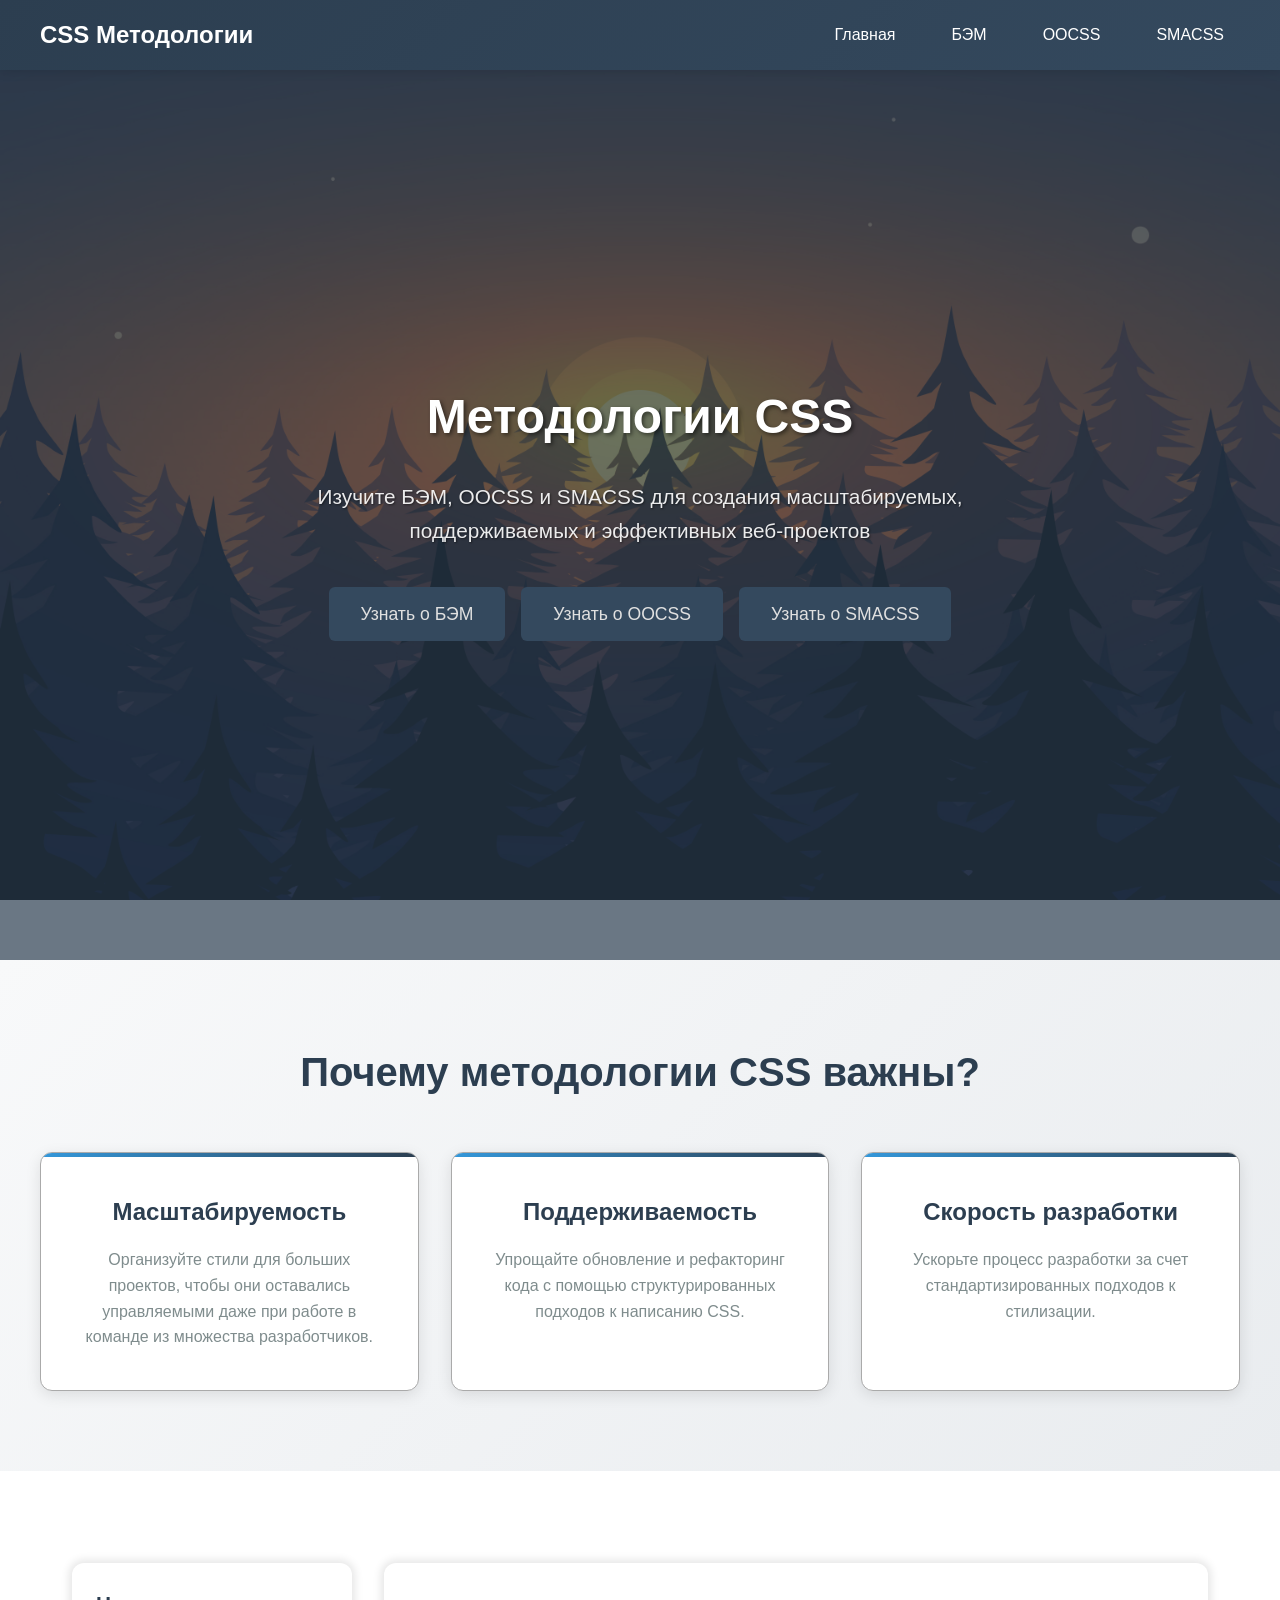
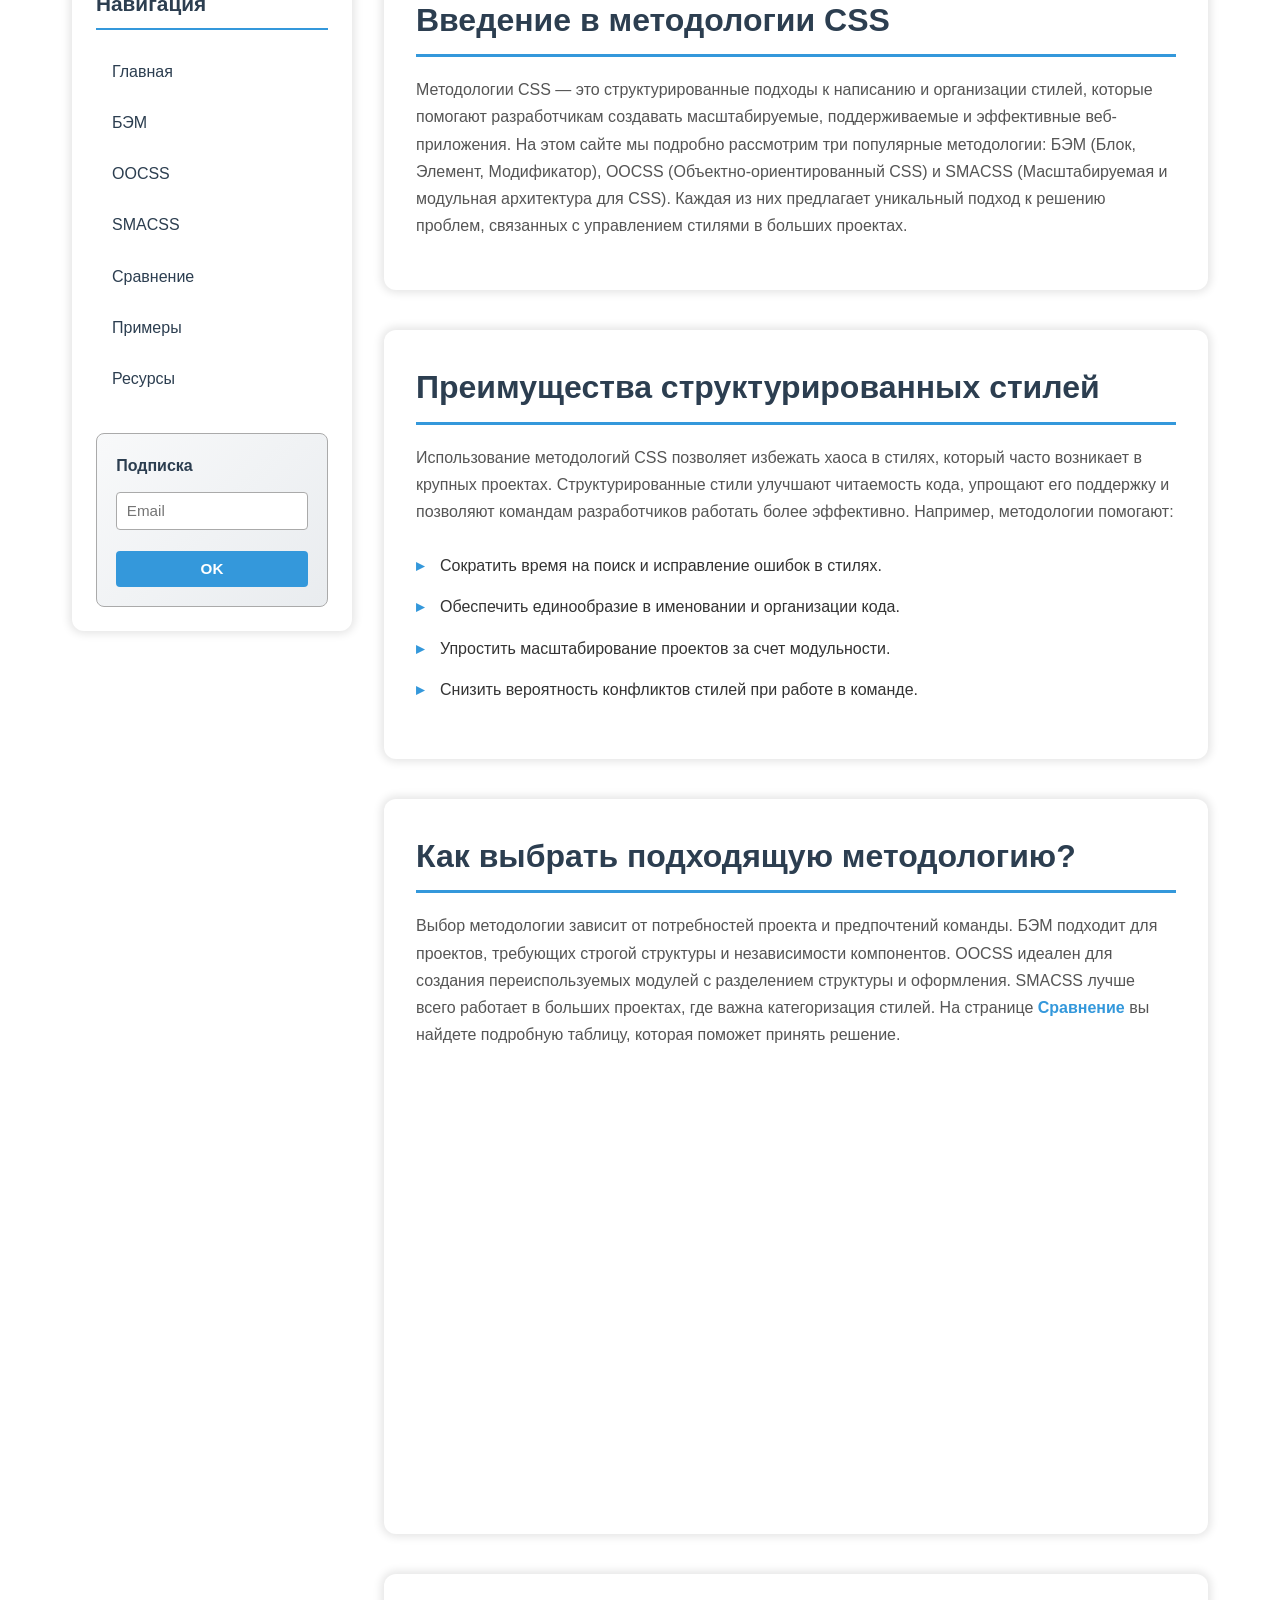
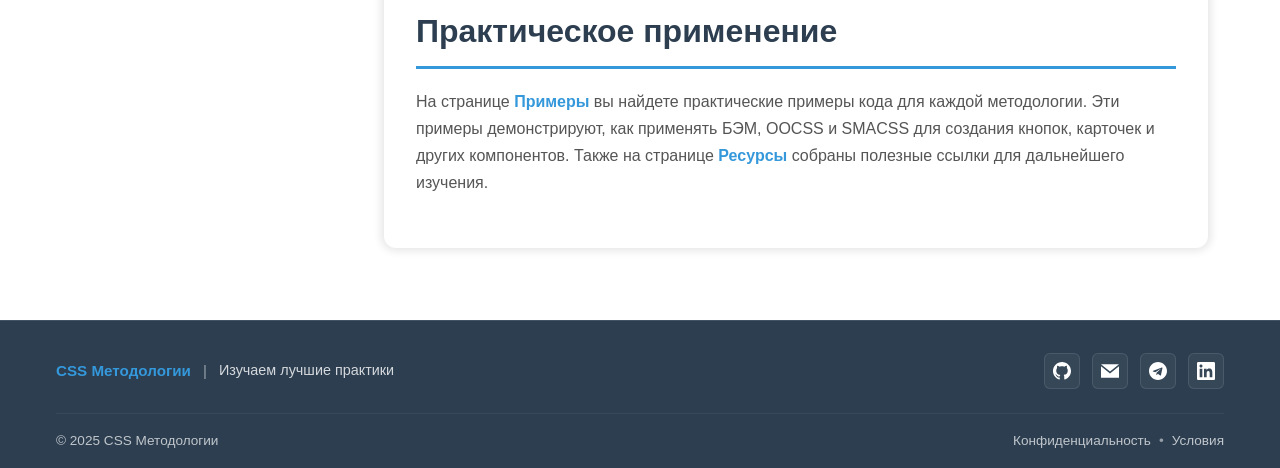
<file: index.html>
<script type="text/javascript">
        var gk_isXlsx = false;
        var gk_xlsxFileLookup = {};
        var gk_fileData = {};
        function filledCell(cell) {
          return cell !== '' && cell != null;
        }
        function loadFileData(filename) {
        if (gk_isXlsx && gk_xlsxFileLookup[filename]) {
            try {
                var workbook = XLSX.read(gk_fileData[filename], { type: 'base64' });
                var firstSheetName = workbook.SheetNames[0];
                var worksheet = workbook.Sheets[firstSheetName];

                // Convert sheet to JSON to filter blank rows
                var jsonData = XLSX.utils.sheet_to_json(worksheet, { header: 1, blankrows: false, defval: '' });
                // Filter out blank rows (rows where all cells are empty, null, or undefined)
                var filteredData = jsonData.filter(row => row.some(filledCell));

                // Heuristic to find the header row by ignoring rows with fewer filled cells than the next row
                var headerRowIndex = filteredData.findIndex((row, index) =>
                  row.filter(filledCell).length >= filteredData[index + 1]?.filter(filledCell).length
                );
                // Fallback
                if (headerRowIndex === -1 || headerRowIndex > 25) {
                  headerRowIndex = 0;
                }

                // Convert filtered JSON back to CSV
                var csv = XLSX.utils.aoa_to_sheet(filteredData.slice(headerRowIndex)); // Create a new sheet from filtered array of arrays
                csv = XLSX.utils.sheet_to_csv(csv, { header: 1 });
                return csv;
            } catch (e) {
                console.error(e);
                return "";
            }
        }
        return gk_fileData[filename] || "";
        }
        </script><script type="text/javascript">
        var gk_isXlsx = false;
        var gk_xlsxFileLookup = {};
        var gk_fileData = {};
        function filledCell(cell) {
          return cell !== '' && cell != null;
        }
        function loadFileData(filename) {
        if (gk_isXlsx && gk_xlsxFileLookup[filename]) {
            try {
                var workbook = XLSX.read(gk_fileData[filename], { type: 'base64' });
                var firstSheetName = workbook.SheetNames[0];
                var worksheet = workbook.Sheets[firstSheetName];

                // Convert sheet to JSON to filter blank rows
                var jsonData = XLSX.utils.sheet_to_json(worksheet, { header: 1, blankrows: false, defval: '' });
                // Filter out blank rows (rows where all cells are empty, null, or undefined)
                var filteredData = jsonData.filter(row => row.some(filledCell));

                // Heuristic to find the header row by ignoring rows with fewer filled cells than the next row
                var headerRowIndex = filteredData.findIndex((row, index) =>
                  row.filter(filledCell).length >= filteredData[index + 1]?.filter(filledCell).length
                );
                // Fallback
                if (headerRowIndex === -1 || headerRowIndex > 25) {
                  headerRowIndex = 0;
                }

                // Convert filtered JSON back to CSV
                var csv = XLSX.utils.aoa_to_sheet(filteredData.slice(headerRowIndex)); // Create a new sheet from filtered array of arrays
                csv = XLSX.utils.sheet_to_csv(csv, { header: 1 });
                return csv;
            } catch (e) {
                console.error(e);
                return "";
            }
        }
        return gk_fileData[filename] || "";
        }
</script>
<!DOCTYPE html>
<html lang="ru">
<head>
    <meta charset="UTF-8">
    <meta name="viewport" content="width=device-width, initial-scale=1.0">
    <title>Методологии CSS: БЭМ, OOCSS, SMACSS</title>
    <link rel="stylesheet" href="styles.css">
    <link rel="stylesheet" href="blaze.css">
</head>
<body>
    <header class="header">
        <div class="header__container">
            <div class="header__logo">CSS Методологии</div>
            <nav class="header__nav nav">
                <button class="nav__toggle" aria-label="Переключить меню">
                    <span class="nav__toggle-icon"></span>
                </button>
                <ul class="nav__list">
                    <li class="nav__item"><a href="index.html" class="nav__link">Главная</a></li>
                    <li class="nav__item"><a href="bem.html" class="nav__link">БЭМ</a></li>
                    <li class="nav__item"><a href="oocss.html" class="nav__link">OOCSS</a></li>
                    <li class="nav__item"><a href="smacss.html" class="nav__link">SMACSS</a></li>
                    <li class="nav__item nav__item--mobile-only"><a href="comparison.html" class="nav__link">Сравнение</a></li>
                    <li class="nav__item nav__item--mobile-only"><a href="examples.html" class="nav__link">Примеры</a></li>
                    <li class="nav__item nav__item--mobile-only"><a href="resources.html" class="nav__link">Ресурсы</a></li>
                </ul>
            </nav>
        </div>
    </header>
    <div class="general-container">
        <section class="hero-section">
            <div class="hero-section__content">
                <h1 class="hero-section__title">Методологии CSS</h1>
                <p class="hero-section__subtitle">Изучите БЭМ, OOCSS и SMACSS для создания масштабируемых, поддерживаемых и эффективных веб-проектов</p>
                <div class="hero-section__buttons">
                    <a href="bem.html" class="hero-section__button blaze-button blaze-button--primary">Узнать о БЭМ</a>
                    <a href="oocss.html" class="hero-section__button blaze-button blaze-button--secondary">Узнать о OOCSS</a>
                    <a href="smacss.html" class="hero-section__button blaze-button blaze-button--secondary">Узнать о SMACSS</a>
                </div>
            </div>
        </section>
    </div>
    <div>
        <section class="features-section">
            <div class="features-section__container">
                <h2 class="features-section__title">Почему методологии CSS важны?</h2>
                <div class="features-section__grid">
                    <div class="feature-card">
                        <h3 class="feature-card__title">Масштабируемость</h3>
                        <p class="feature-card__description">Организуйте стили для больших проектов, чтобы они оставались управляемыми даже при работе в команде из множества разработчиков.</p>
                    </div>
                    <div class="feature-card">
                        <h3 class="feature-card__title">Поддерживаемость</h3>
                        <p class="feature-card__description">Упрощайте обновление и рефакторинг кода с помощью структурированных подходов к написанию CSS.</p>
                    </div>
                    <div class="feature-card">
                        <h3 class="feature-card__title">Скорость разработки</h3>
                        <p class="feature-card__description">Ускорьте процесс разработки за счет стандартизированных подходов к стилизации.</p>
                    </div>
                </div>
            </div>
        </section>
    </div>
    <div class="main-container">
        <aside class="sidebar">
            <div class="sidebar__content">
                <h2 class="sidebar__title">Навигация</h2>
                <ul class="sidebar__nav">
                    <li class="sidebar__nav-item"><a href="index.html" class="sidebar__nav-link">Главная</a></li>
                    <li class="sidebar__nav-item"><a href="bem.html" class="sidebar__nav-link">БЭМ</a></li>
                    <li class="sidebar__nav-item"><a href="oocss.html" class="sidebar__nav-link">OOCSS</a></li>
                    <li class="sidebar__nav-item"><a href="smacss.html" class="sidebar__nav-link">SMACSS</a></li>
                    <li class="sidebar__nav-item"><a href="comparison.html" class="sidebar__nav-link">Сравнение</a></li>
                    <li class="sidebar__nav-item"><a href="examples.html" class="sidebar__nav-link">Примеры</a></li>
                    <li class="sidebar__nav-item"><a href="resources.html" class="sidebar__nav-link">Ресурсы</a></li>
                </ul>
                
                <div class="sidebar__subscribe">
                    <h4>Подписка</h4>
                    <form class="subscribe-form">
                        <input type="email" id="email" placeholder="Email" required>
                        <button type="submit" class="sidebar__button">OK</button>
                    </form>
                </div>
            </div>
        </aside>
        <main class="main">
            <section class="section">
                <h1 class="section__title">Введение в методологии CSS</h1>
                <p class="section__content">
                    Методологии CSS — это структурированные подходы к написанию и организации стилей, которые помогают разработчикам создавать масштабируемые, поддерживаемые и эффективные веб-приложения. На этом сайте мы подробно рассмотрим три популярные методологии: БЭМ (Блок, Элемент, Модификатор), OOCSS (Объектно-ориентированный CSS) и SMACSS (Масштабируемая и модульная архитектура для CSS). Каждая из них предлагает уникальный подход к решению проблем, связанных с управлением стилями в больших проектах.
                </p>
            </section>
            <section class="section">
                <h2 class="section__title">Преимущества структурированных стилей</h2>
                <p class="section__content">
                    Использование методологий CSS позволяет избежать хаоса в стилях, который часто возникает в крупных проектах. Структурированные стили улучшают читаемость кода, упрощают его поддержку и позволяют командам разработчиков работать более эффективно. Например, методологии помогают:
                </p>
                <ul class="section__list">
                    <li>Сократить время на поиск и исправление ошибок в стилях.</li>
                    <li>Обеспечить единообразие в именовании и организации кода.</li>
                    <li>Упростить масштабирование проектов за счет модульности.</li>
                    <li>Снизить вероятность конфликтов стилей при работе в команде.</li>
                </ul>
            </section>
            <section class="section">
                <h2 class="section__title">Как выбрать подходящую методологию?</h2>
                <p class="section__content">
                    Выбор методологии зависит от потребностей проекта и предпочтений команды. БЭМ подходит для проектов, требующих строгой структуры и независимости компонентов. OOCSS идеален для создания переиспользуемых модулей с разделением структуры и оформления. SMACSS лучше всего работает в больших проектах, где важна категоризация стилей. На странице <a href="comparison.html" class="section__link">Сравнение</a> вы найдете подробную таблицу, которая поможет принять решение.
                </p>
                <iframe width="100%" height="435" src="https://www.youtube.com/embed/4KkqfjII2eQ" title="Доклад: Разбор разных методологий написания CSS" frameborder="0" allow="accelerometer; autoplay; clipboard-write; encrypted-media; gyroscope; picture-in-picture; web-share" referrerpolicy="strict-origin-when-cross-origin" allowfullscreen></iframe>
            </section>
            <section class="section">
                <h2 class="section__title">Практическое применение</h2>
                <p class="section__content">
                    На странице <a href="examples.html" class="section__link">Примеры</a> вы найдете практические примеры кода для каждой методологии. Эти примеры демонстрируют, как применять БЭМ, OOCSS и SMACSS для создания кнопок, карточек и других компонентов. Также на странице <a href="resources.html" class="section__link">Ресурсы</a> собраны полезные ссылки для дальнейшего изучения.
                </p>
            </section>
        </main>
    </div>
    <footer class="footer">
    <div class="footer__container">
        <!-- Основная строка с контактами -->
        <div class="footer__main">
            <div class="footer__brand">
                <span class="footer__logo">CSS Методологии</span>
                <span class="footer__divider">|</span>
                <span class="footer__tagline">Изучаем лучшие практики</span>
            </div>
            
            <div class="footer__contacts">
                <a href="https://github.com" target="_blank" class="footer__contact" aria-label="GitHub">
                    <svg class="footer__icon" viewBox="0 0 24 24" fill="currentColor">
                        <path d="M12 0c-6.626 0-12 5.373-12 12 0 5.302 3.438 9.8 8.207 11.387.599.111.793-.261.793-.577v-2.234c-3.338.726-4.033-1.416-4.033-1.416-.546-1.387-1.333-1.756-1.333-1.756-1.089-.745.083-.729.083-.729 1.205.084 1.839 1.237 1.839 1.237 1.07 1.834 2.807 1.304 3.492.997.107-.775.418-1.305.762-1.604-2.665-.305-5.467-1.334-5.467-5.931 0-1.311.469-2.381 1.236-3.221-.124-.303-.535-1.524.117-3.176 0 0 1.008-.322 3.301 1.23.957-.266 1.983-.399 3.003-.404 1.02.005 2.047.138 3.006.404 2.291-1.552 3.297-1.23 3.297-1.23.653 1.653.242 2.874.118 3.176.77.84 1.235 1.911 1.235 3.221 0 4.609-2.807 5.624-5.479 5.921.43.372.823 1.102.823 2.222v3.293c0 .319.192.694.801.576 4.765-1.589 8.199-6.086 8.199-11.386 0-6.627-5.373-12-12-12z"/>
                    </svg>
                </a>
                <a href="mailto:info@cssmethodologies.ru" class="footer__contact" aria-label="Email">
                    <svg class="footer__icon" viewBox="0 0 24 24" fill="currentColor">
                        <path d="M12 12.713l-11.985-9.713h23.97l-11.985 9.713zm0 2.574l-12-9.725v15.438h24v-15.438l-12 9.725z"/>
                    </svg>
                </a>
                <a href="https://t.me/css_methodologies" target="_blank" class="footer__contact" aria-label="Telegram">
                    <svg class="footer__icon" viewBox="0 0 24 24" fill="currentColor">
                        <path d="M12 0c-6.627 0-12 5.373-12 12s5.373 12 12 12 12-5.373 12-12-5.373-12-12-12zm5.894 8.221l-1.97 9.28c-.145.658-.537.818-1.084.508l-3-2.21-1.447 1.394c-.14.14-.26.26-.534.26l.213-3.053 5.56-5.022c.24-.213-.054-.334-.373-.121l-6.869 4.326-2.96-.924c-.64-.203-.658-.64.136-.954l11.566-4.458c.538-.196 1.006.128.832.941z"/>
                    </svg>
                </a>
                <a href="https://linkedin.com" target="_blank" class="footer__contact" aria-label="LinkedIn">
                    <svg class="footer__icon" viewBox="0 0 24 24" fill="currentColor">
                        <path d="M20.447 20.452h-3.554v-5.569c0-1.328-.027-3.037-1.852-3.037-1.853 0-2.136 1.445-2.136 2.939v5.667H9.351V9h3.414v1.561h.046c.477-.9 1.637-1.85 3.37-1.85 3.601 0 4.267 2.37 4.267 5.455v6.286zM5.337 7.433c-1.144 0-2.063-.926-2.063-2.065 0-1.138.92-2.063 2.063-2.063 1.14 0 2.064.925 2.064 2.063 0 1.139-.925 2.065-2.064 2.065zm1.782 13.019H3.555V9h3.564v11.452zM22.225 0H1.771C.792 0 0 .774 0 1.729v20.542C0 23.227.792 24 1.771 24h20.451C23.2 24 24 23.227 24 22.271V1.729C24 .774 23.2 0 22.222 0h.003z"/>
                    </svg>
                </a>
            </div>
        </div>

        <!-- Нижняя строка с копирайтом -->
        <div class="footer__bottom">
            <p class="footer__copyright">&copy; 2025 CSS Методологии</p>
            <div class="footer__links">
                <a href="#privacy" class="footer__link">Конфиденциальность</a>
                <span class="footer__divider">•</span>
                <a href="#terms" class="footer__link">Условия</a>
            </div>
        </div>
    </div>
    </footer>
    <script src="script.js"></script>
</body>
</html>
</file>
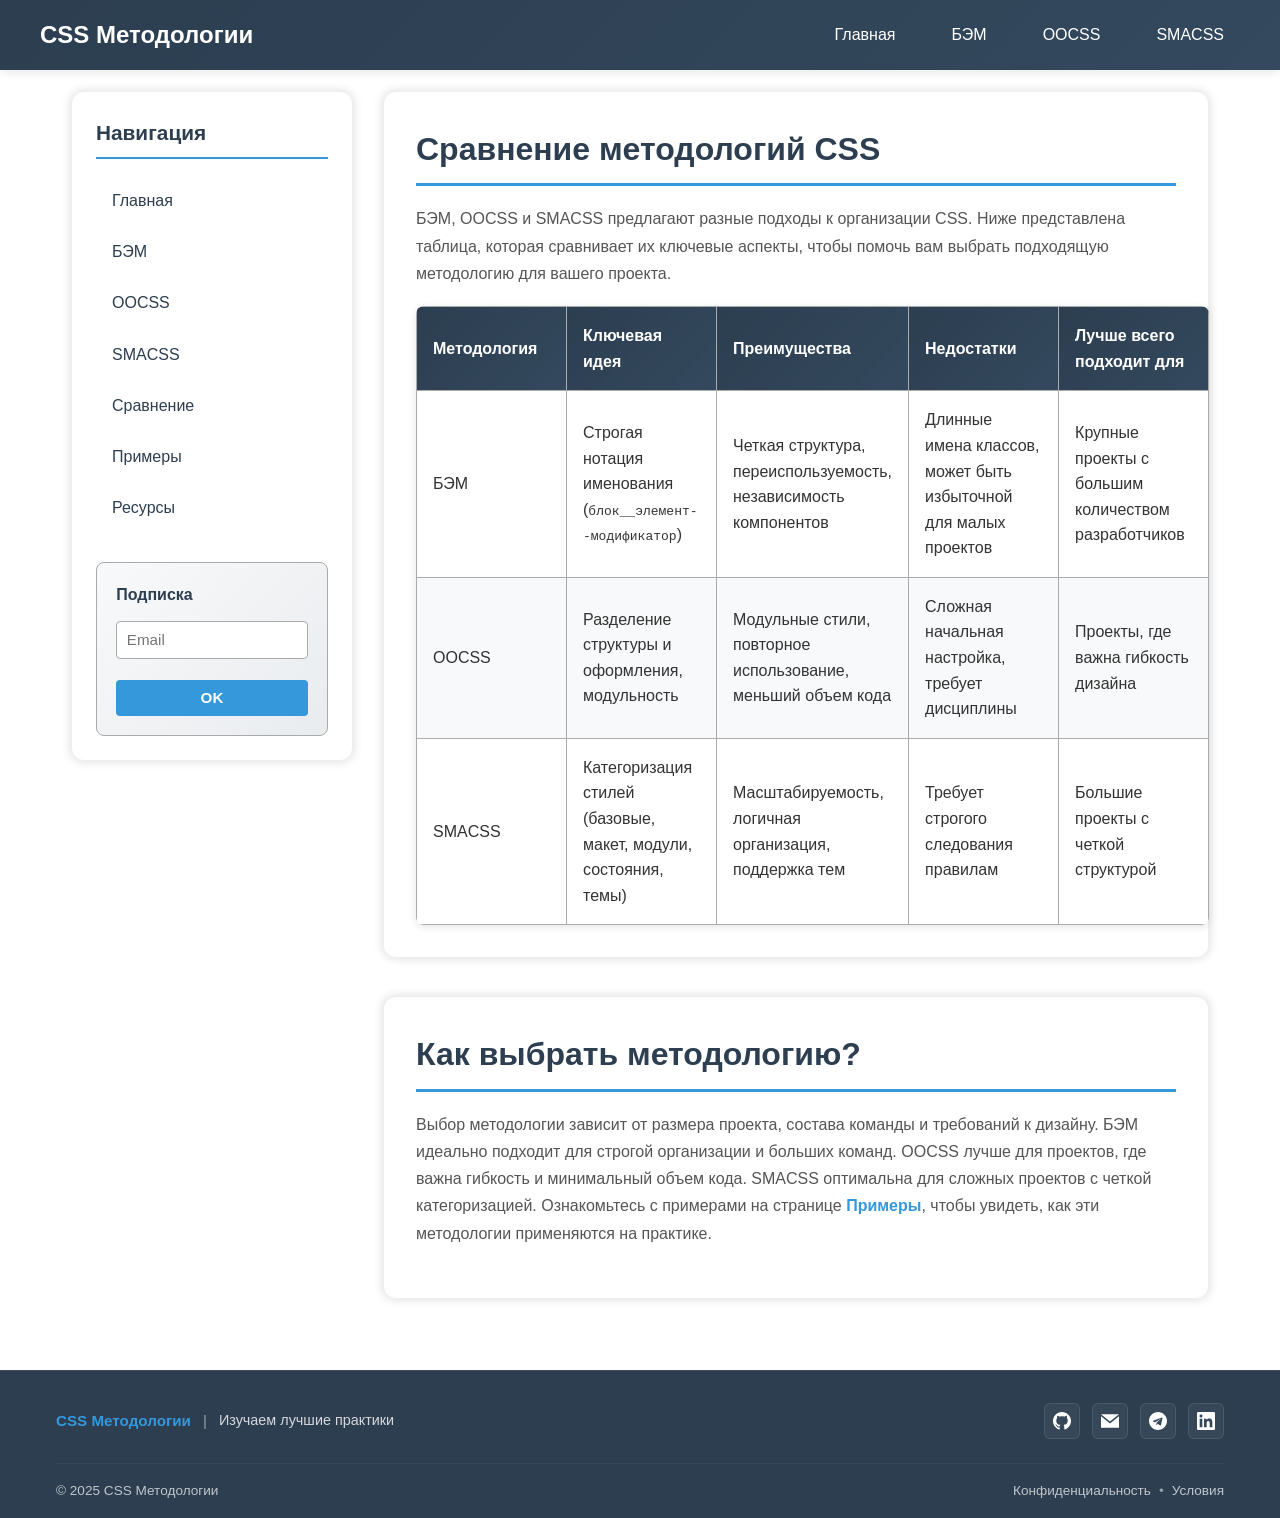
<file: comparison.html>
<!DOCTYPE html>
<html lang="ru">
<head>
    <meta charset="UTF-8">
    <meta name="viewport" content="width=device-width, initial-scale=1.0">
    <title>Сравнение методологий - CSS Методологии</title>
    <link rel="stylesheet" href="styles.css">
    <link rel="stylesheet" href="blaze.css">
</head>
<body>
    <header class="header">
        <div class="header__container">
            <div class="header__logo">CSS Методологии</div>
            <nav class="header__nav nav">
                <button class="nav__toggle" aria-label="Переключить меню">
                    <span class="nav__toggle-icon"></span>
                </button>
                <ul class="nav__list">
                    <li class="nav__item"><a href="index.html" class="nav__link">Главная</a></li>
                    <li class="nav__item"><a href="bem.html" class="nav__link">БЭМ</a></li>
                    <li class="nav__item"><a href="oocss.html" class="nav__link">OOCSS</a></li>
                    <li class="nav__item"><a href="smacss.html" class="nav__link">SMACSS</a></li>
                    <li class="nav__item nav__item--mobile-only"><a href="comparison.html" class="nav__link">Сравнение</a></li>
                    <li class="nav__item nav__item--mobile-only"><a href="examples.html" class="nav__link">Примеры</a></li>
                    <li class="nav__item nav__item--mobile-only"><a href="resources.html" class="nav__link">Ресурсы</a></li>
                </ul>
            </nav>
        </div>
    </header>
    <div class="main-container">
        <aside class="sidebar">
            <div class="sidebar__content">
                <h2 class="sidebar__title">Навигация</h2>
                <ul class="sidebar__nav">
                    <li class="sidebar__nav-item"><a href="index.html" class="sidebar__nav-link">Главная</a></li>
                    <li class="sidebar__nav-item"><a href="bem.html" class="sidebar__nav-link">БЭМ</a></li>
                    <li class="sidebar__nav-item"><a href="oocss.html" class="sidebar__nav-link">OOCSS</a></li>
                    <li class="sidebar__nav-item"><a href="smacss.html" class="sidebar__nav-link">SMACSS</a></li>
                    <li class="sidebar__nav-item"><a href="comparison.html" class="sidebar__nav-link">Сравнение</a></li>
                    <li class="sidebar__nav-item"><a href="examples.html" class="sidebar__nav-link">Примеры</a></li>
                    <li class="sidebar__nav-item"><a href="resources.html" class="sidebar__nav-link">Ресурсы</a></li>
                </ul>
                
                <div class="sidebar__subscribe">
                    <h4>Подписка</h4>
                    <form class="subscribe-form">
                        <input type="email" id="email" placeholder="Email" required>
                        <button type="submit" class="sidebar__button">OK</button>
                    </form>
                </div>
            </div>
        </aside>
        <main class="main">
            <section class="section">
                <h1 class="section__title">Сравнение методологий CSS</h1>
                <p class="section__content">
                    БЭМ, OOCSS и SMACSS предлагают разные подходы к организации CSS. Ниже представлена таблица, которая сравнивает их ключевые аспекты, чтобы помочь вам выбрать подходящую методологию для вашего проекта.
                </p>
                <table class="comparison-table">
                    <thead>
                        <tr>
                            <th>Методология</th>
                            <th>Ключевая идея</th>
                            <th>Преимущества</th>
                            <th>Недостатки</th>
                            <th>Лучше всего подходит для</th>
                        </tr>
                    </thead>
                    <tbody>
                        <tr>
                            <td>БЭМ</td>
                            <td>Строгая нотация именования (<code>блок__элемент--модификатор</code>)</td>
                            <td>Четкая структура, переиспользуемость, независимость компонентов</td>
                            <td>Длинные имена классов, может быть избыточной для малых проектов</td>
                            <td>Крупные проекты с большим количеством разработчиков</td>
                        </tr>
                        <tr>
                            <td>OOCSS</td>
                            <td>Разделение структуры и оформления, модульность</td>
                            <td>Модульные стили, повторное использование, меньший объем кода</td>
                            <td>Сложная начальная настройка, требует дисциплины</td>
                            <td>Проекты, где важна гибкость дизайна</td>
                        </tr>
                        <tr>
                            <td>SMACSS</td>
                            <td>Категоризация стилей (базовые, макет, модули, состояния, темы)</td>
                            <td>Масштабируемость, логичная организация, поддержка тем</td>
                            <td>Требует строгого следования правилам</td>
                            <td>Большие проекты с четкой структурой</td>
                        </tr>
                    </tbody>
                </table>
            </section>
            <section class="section">
                <h2 class="section__title">Как выбрать методологию?</h2>
                <p class="section__content">
                    Выбор методологии зависит от размера проекта, состава команды и требований к дизайну. БЭМ идеально подходит для строгой организации и больших команд. OOCSS лучше для проектов, где важна гибкость и минимальный объем кода. SMACSS оптимальна для сложных проектов с четкой категоризацией. Ознакомьтесь с примерами на странице <a href="examples.html" class="section__link">Примеры</a>, чтобы увидеть, как эти методологии применяются на практике.
                </p>
            </section>
        </main>
    </div>
    <footer class="footer">
    <div class="footer__container">
        <!-- Основная строка с контактами -->
        <div class="footer__main">
            <div class="footer__brand">
                <span class="footer__logo">CSS Методологии</span>
                <span class="footer__divider">|</span>
                <span class="footer__tagline">Изучаем лучшие практики</span>
            </div>
            
            <div class="footer__contacts">
                <a href="https://github.com" target="_blank" class="footer__contact" aria-label="GitHub">
                    <svg class="footer__icon" viewBox="0 0 24 24" fill="currentColor">
                        <path d="M12 0c-6.626 0-12 5.373-12 12 0 5.302 3.438 9.8 8.207 11.387.599.111.793-.261.793-.577v-2.234c-3.338.726-4.033-1.416-4.033-1.416-.546-1.387-1.333-1.756-1.333-1.756-1.089-.745.083-.729.083-.729 1.205.084 1.839 1.237 1.839 1.237 1.07 1.834 2.807 1.304 3.492.997.107-.775.418-1.305.762-1.604-2.665-.305-5.467-1.334-5.467-5.931 0-1.311.469-2.381 1.236-3.221-.124-.303-.535-1.524.117-3.176 0 0 1.008-.322 3.301 1.23.957-.266 1.983-.399 3.003-.404 1.02.005 2.047.138 3.006.404 2.291-1.552 3.297-1.23 3.297-1.23.653 1.653.242 2.874.118 3.176.77.84 1.235 1.911 1.235 3.221 0 4.609-2.807 5.624-5.479 5.921.43.372.823 1.102.823 2.222v3.293c0 .319.192.694.801.576 4.765-1.589 8.199-6.086 8.199-11.386 0-6.627-5.373-12-12-12z"/>
                    </svg>
                </a>
                <a href="mailto:info@cssmethodologies.ru" class="footer__contact" aria-label="Email">
                    <svg class="footer__icon" viewBox="0 0 24 24" fill="currentColor">
                        <path d="M12 12.713l-11.985-9.713h23.97l-11.985 9.713zm0 2.574l-12-9.725v15.438h24v-15.438l-12 9.725z"/>
                    </svg>
                </a>
                <a href="https://t.me/css_methodologies" target="_blank" class="footer__contact" aria-label="Telegram">
                    <svg class="footer__icon" viewBox="0 0 24 24" fill="currentColor">
                        <path d="M12 0c-6.627 0-12 5.373-12 12s5.373 12 12 12 12-5.373 12-12-5.373-12-12-12zm5.894 8.221l-1.97 9.28c-.145.658-.537.818-1.084.508l-3-2.21-1.447 1.394c-.14.14-.26.26-.534.26l.213-3.053 5.56-5.022c.24-.213-.054-.334-.373-.121l-6.869 4.326-2.96-.924c-.64-.203-.658-.64.136-.954l11.566-4.458c.538-.196 1.006.128.832.941z"/>
                    </svg>
                </a>
                <a href="https://linkedin.com" target="_blank" class="footer__contact" aria-label="LinkedIn">
                    <svg class="footer__icon" viewBox="0 0 24 24" fill="currentColor">
                        <path d="M20.447 20.452h-3.554v-5.569c0-1.328-.027-3.037-1.852-3.037-1.853 0-2.136 1.445-2.136 2.939v5.667H9.351V9h3.414v1.561h.046c.477-.9 1.637-1.85 3.37-1.85 3.601 0 4.267 2.37 4.267 5.455v6.286zM5.337 7.433c-1.144 0-2.063-.926-2.063-2.065 0-1.138.92-2.063 2.063-2.063 1.14 0 2.064.925 2.064 2.063 0 1.139-.925 2.065-2.064 2.065zm1.782 13.019H3.555V9h3.564v11.452zM22.225 0H1.771C.792 0 0 .774 0 1.729v20.542C0 23.227.792 24 1.771 24h20.451C23.2 24 24 23.227 24 22.271V1.729C24 .774 23.2 0 22.222 0h.003z"/>
                    </svg>
                </a>
            </div>
        </div>

        <!-- Нижняя строка с копирайтом -->
        <div class="footer__bottom">
            <p class="footer__copyright">&copy; 2025 CSS Методологии</p>
            <div class="footer__links">
                <a href="#privacy" class="footer__link">Конфиденциальность</a>
                <span class="footer__divider">•</span>
                <a href="#terms" class="footer__link">Условия</a>
            </div>
        </div>
    </div>
    </footer>
    <script src="script.js"></script>
</body>
</html>
</file>
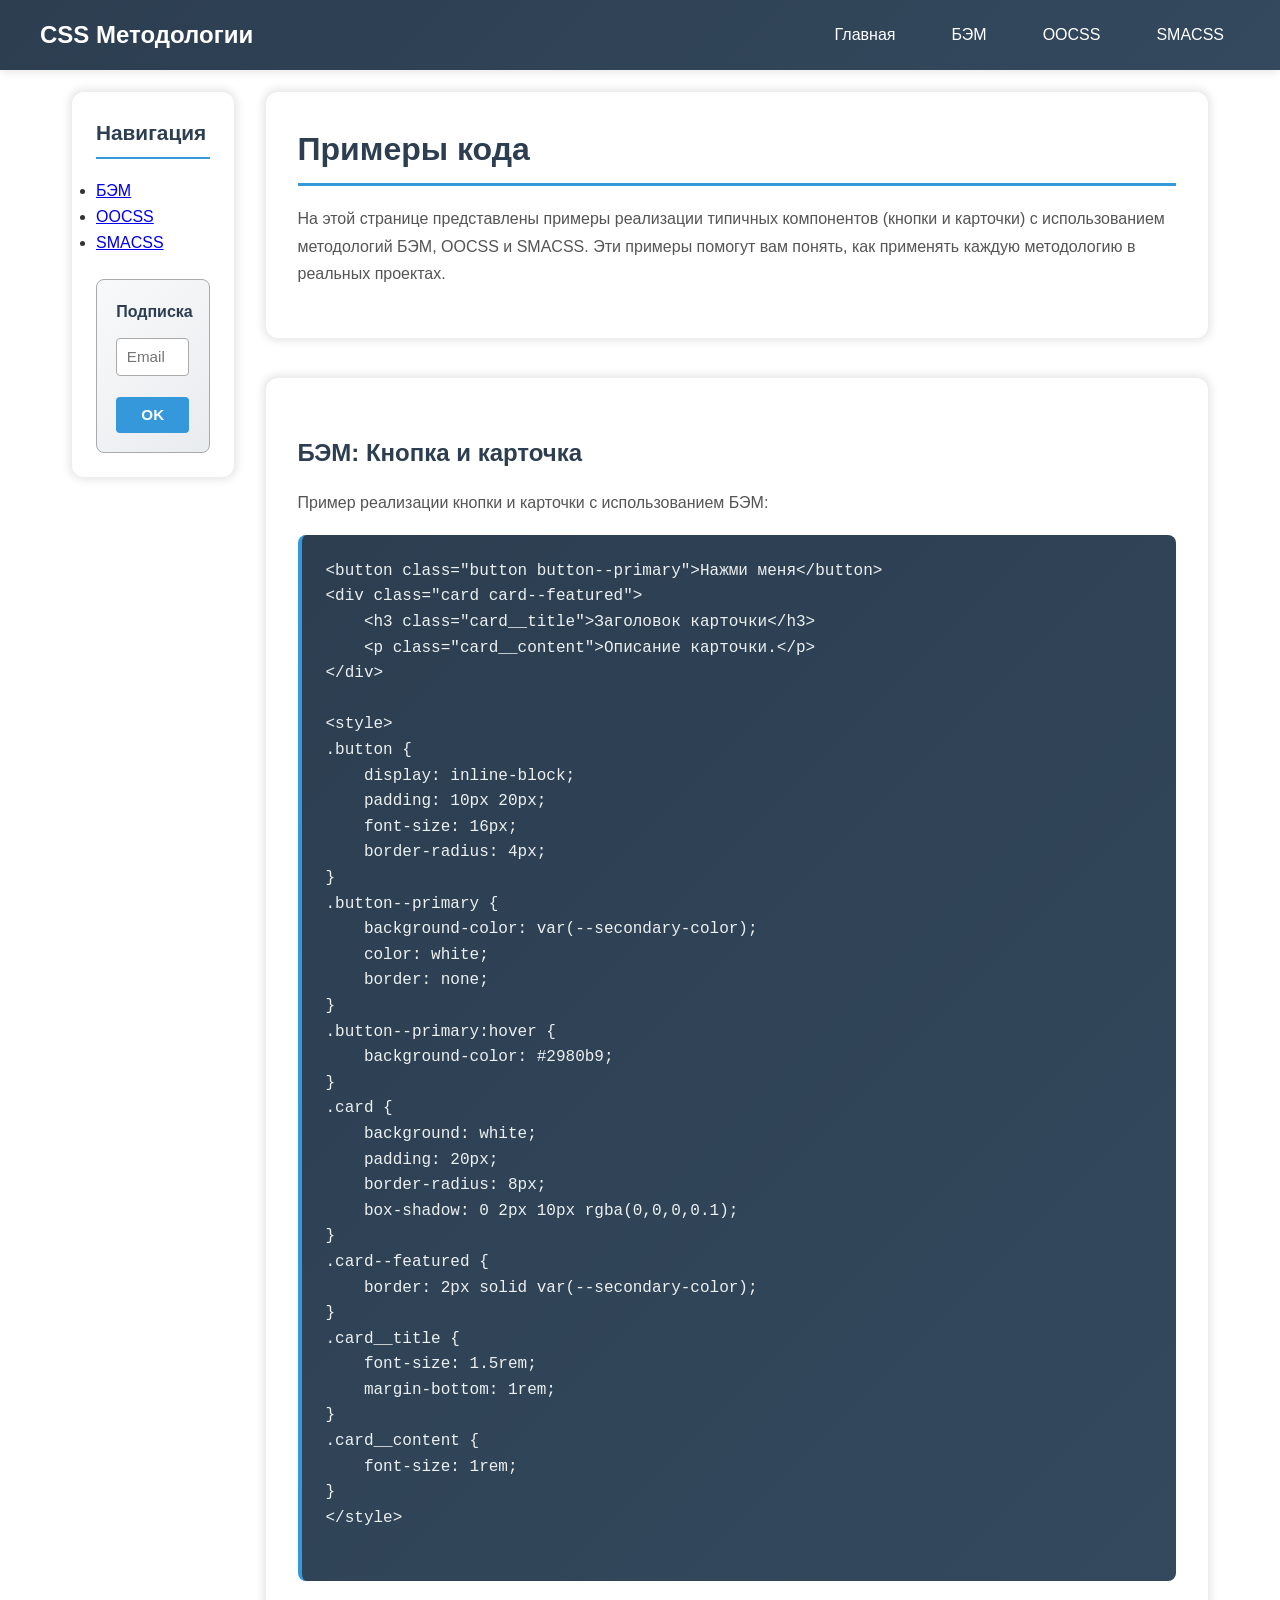
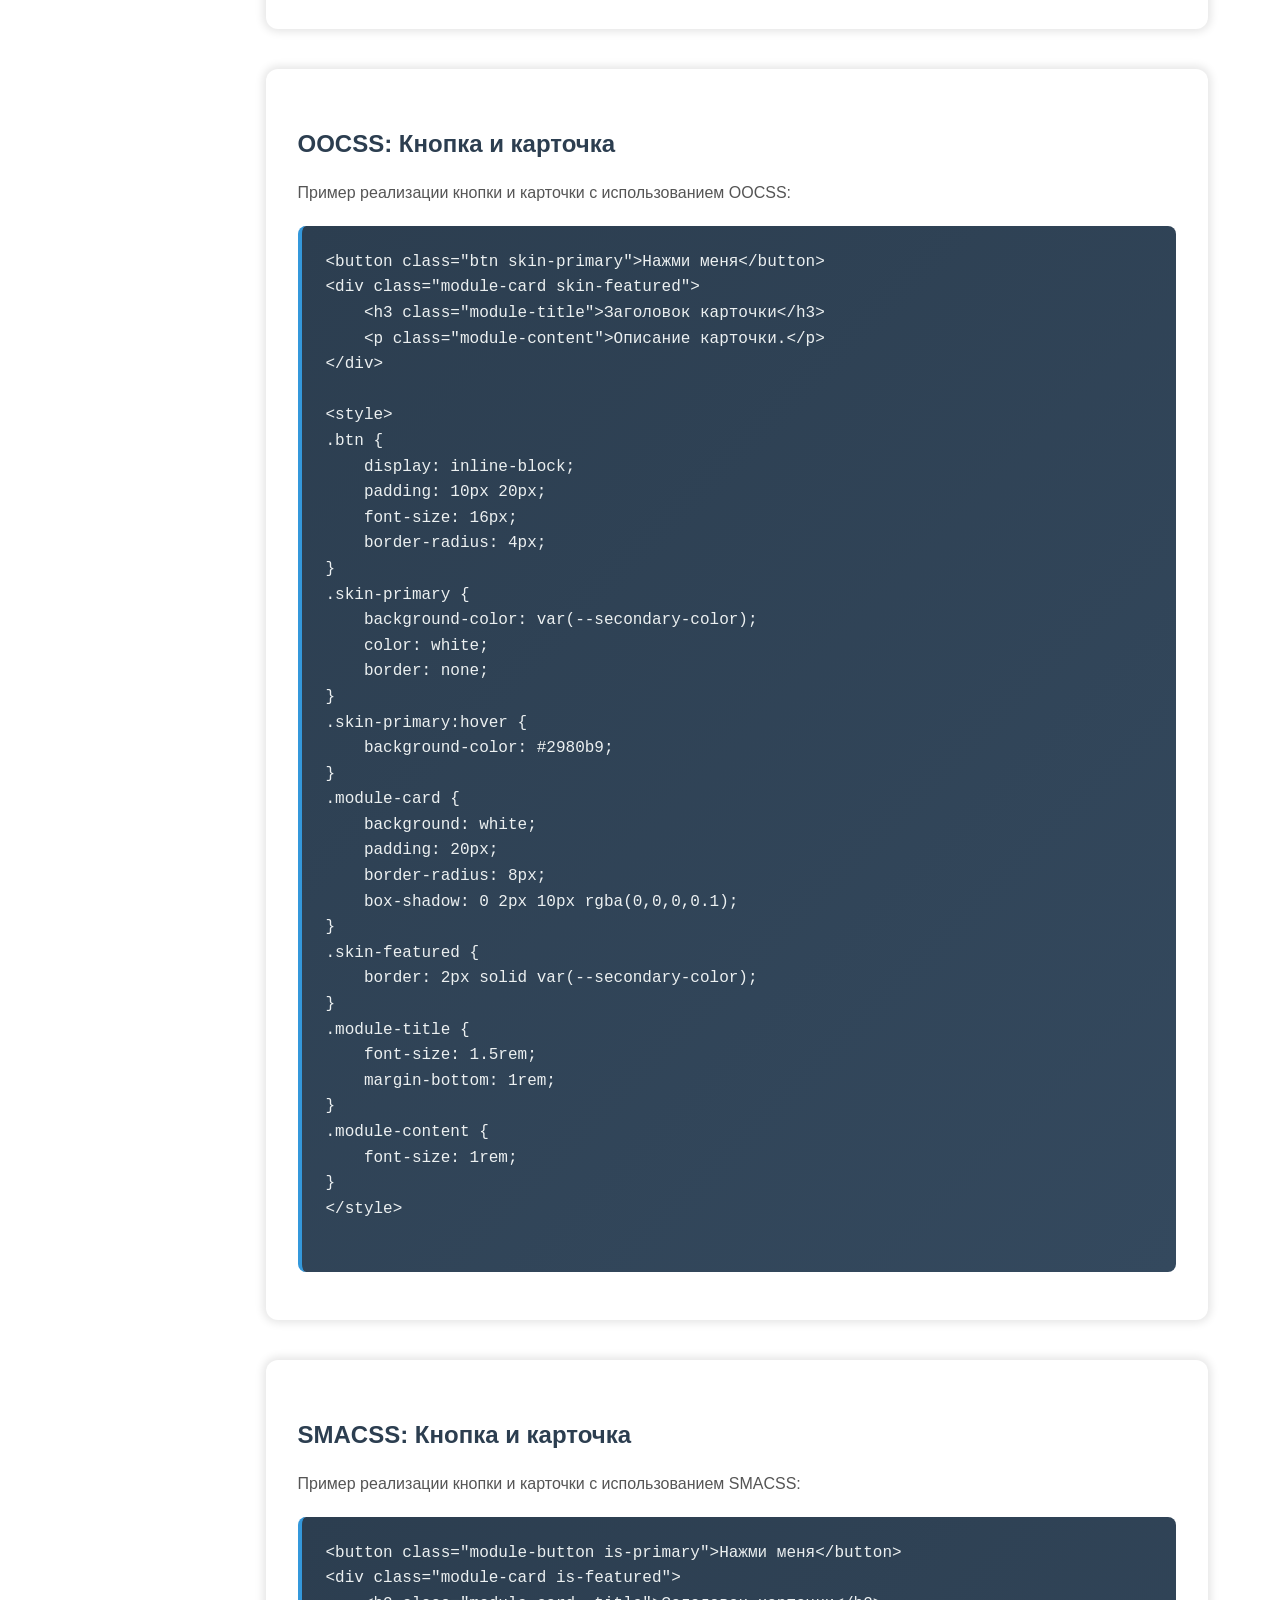
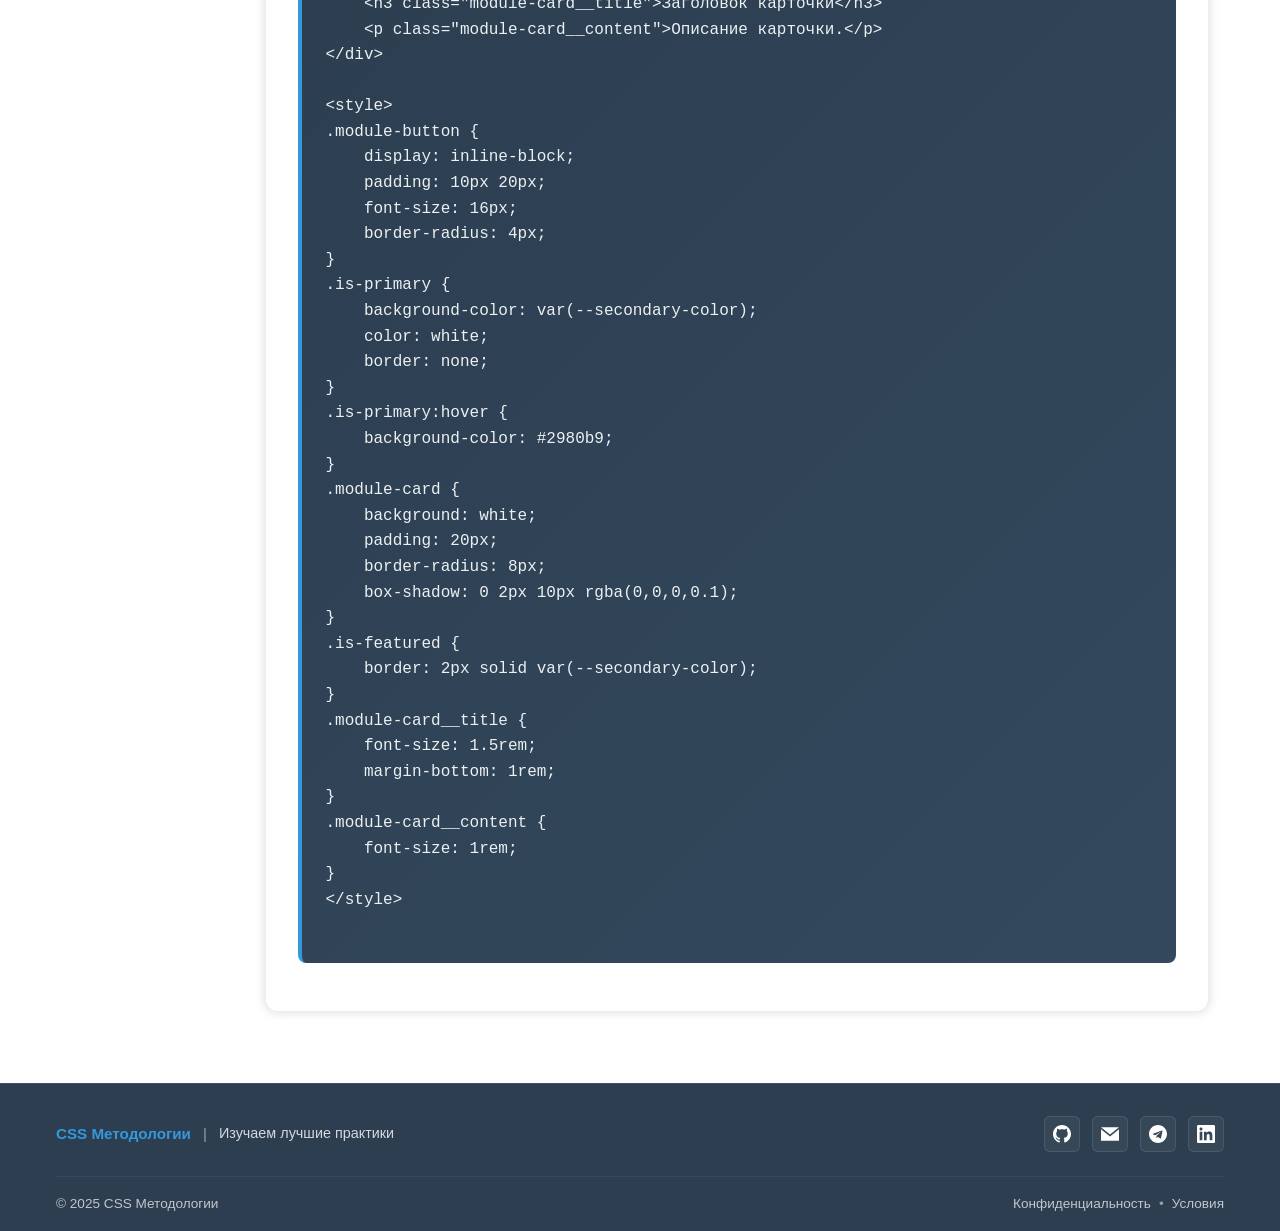
<file: examples.html>
<!DOCTYPE html>
<html lang="ru">
<head>
    <meta charset="UTF-8">
    <meta name="viewport" content="width=device-width, initial-scale=1.0">
    <title>Примеры кода - CSS Методологии</title>
    <link rel="stylesheet" href="styles.css">
    <link rel="stylesheet" href="blaze.css">
</head>
<body>
    <header class="header">
        <div class="header__container">
            <div class="header__logo">CSS Методологии</div>
            <nav class="header__nav nav">
                <button class="nav__toggle" aria-label="Переключить меню">
                    <span class="nav__toggle-icon"></span>
                </button>
                <ul class="nav__list">
                    <li class="nav__item"><a href="index.html" class="nav__link">Главная</a></li>
                    <li class="nav__item"><a href="bem.html" class="nav__link">БЭМ</a></li>
                    <li class="nav__item"><a href="oocss.html" class="nav__link">OOCSS</a></li>
                    <li class="nav__item"><a href="smacss.html" class="nav__link">SMACSS</a></li>
                    <li class="nav__item nav__item--mobile-only"><a href="comparison.html" class="nav__link">Сравнение</a></li>
                    <li class="nav__item nav__item--mobile-only"><a href="examples.html" class="nav__link">Примеры</a></li>
                    <li class="nav__item nav__item--mobile-only"><a href="resources.html" class="nav__link">Ресурсы</a></li>
                </ul>
            </nav>
        </div>
    </header>
    <div class="main-container">
        <aside class="sidebar">
            <div class="sidebar__content">
                <h3 class="sidebar__title">Навигация</h3>
                <ul class="sidebar__menu">
                    <li><a href="#bem-example">БЭМ</a></li>
                    <li><a href="#oocss-example">OOCSS</a></li>
                    <li><a href="#smacss-example">SMACSS</a></li>
                </ul>

                <div class="sidebar__subscribe">
                    <h4>Подписка</h4>
                    <form class="subscribe-form">
                        <input type="email" id="email" placeholder="Email" required>
                        <button type="submit" class="sidebar__button">OK</button>
                    </form>
                </div>
            </div>
        </aside>
        <main class="content">
            <section class="section">
                <h1 class="section__title">Примеры кода</h1>
                <p class="section__content">
                    На этой странице представлены примеры реализации типичных компонентов (кнопки и карточки) с использованием методологий БЭМ, OOCSS и SMACSS. Эти примеры помогут вам понять, как применять каждую методологию в реальных проектах.
                </p>
            </section>
            <section class="section">
                <h2 class="section__subtitle">БЭМ: Кнопка и карточка</h2>
                <p class="section__content">
                    Пример реализации кнопки и карточки с использованием БЭМ:
                </p>
                <pre class="section__code">
&lt;button class="button button--primary"&gt;Нажми меня&lt;/button&gt;
&lt;div class="card card--featured"&gt;
    &lt;h3 class="card__title"&gt;Заголовок карточки&lt;/h3&gt;
    &lt;p class="card__content"&gt;Описание карточки.&lt;/p&gt;
&lt;/div&gt;

&lt;style&gt;
.button {
    display: inline-block;
    padding: 10px 20px;
    font-size: 16px;
    border-radius: 4px;
}
.button--primary {
    background-color: var(--secondary-color);
    color: white;
    border: none;
}
.button--primary:hover {
    background-color: #2980b9;
}
.card {
    background: white;
    padding: 20px;
    border-radius: 8px;
    box-shadow: 0 2px 10px rgba(0,0,0,0.1);
}
.card--featured {
    border: 2px solid var(--secondary-color);
}
.card__title {
    font-size: 1.5rem;
    margin-bottom: 1rem;
}
.card__content {
    font-size: 1rem;
}
&lt;/style&gt;
                </pre>
            </section>
            <section class="section">
                <h2 class="section__subtitle">OOCSS: Кнопка и карточка</h2>
                <p class="section__content">
                    Пример реализации кнопки и карточки с использованием OOCSS:
                </p>
                <pre class="section__code">
&lt;button class="btn skin-primary"&gt;Нажми меня&lt;/button&gt;
&lt;div class="module-card skin-featured"&gt;
    &lt;h3 class="module-title"&gt;Заголовок карточки&lt;/h3&gt;
    &lt;p class="module-content"&gt;Описание карточки.&lt;/p&gt;
&lt;/div&gt;

&lt;style&gt;
.btn {
    display: inline-block;
    padding: 10px 20px;
    font-size: 16px;
    border-radius: 4px;
}
.skin-primary {
    background-color: var(--secondary-color);
    color: white;
    border: none;
}
.skin-primary:hover {
    background-color: #2980b9;
}
.module-card {
    background: white;
    padding: 20px;
    border-radius: 8px;
    box-shadow: 0 2px 10px rgba(0,0,0,0.1);
}
.skin-featured {
    border: 2px solid var(--secondary-color);
}
.module-title {
    font-size: 1.5rem;
    margin-bottom: 1rem;
}
.module-content {
    font-size: 1rem;
}
&lt;/style&gt;
                </pre>
            </section>
            <section class="section">
                <h2 class="section__subtitle">SMACSS: Кнопка и карточка</h2>
                <p class="section__content">
                    Пример реализации кнопки и карточки с использованием SMACSS:
                </p>
                <pre class="section__code">
&lt;button class="module-button is-primary"&gt;Нажми меня&lt;/button&gt;
&lt;div class="module-card is-featured"&gt;
    &lt;h3 class="module-card__title"&gt;Заголовок карточки&lt;/h3&gt;
    &lt;p class="module-card__content"&gt;Описание карточки.&lt;/p&gt;
&lt;/div&gt;

&lt;style&gt;
.module-button {
    display: inline-block;
    padding: 10px 20px;
    font-size: 16px;
    border-radius: 4px;
}
.is-primary {
    background-color: var(--secondary-color);
    color: white;
    border: none;
}
.is-primary:hover {
    background-color: #2980b9;
}
.module-card {
    background: white;
    padding: 20px;
    border-radius: 8px;
    box-shadow: 0 2px 10px rgba(0,0,0,0.1);
}
.is-featured {
    border: 2px solid var(--secondary-color);
}
.module-card__title {
    font-size: 1.5rem;
    margin-bottom: 1rem;
}
.module-card__content {
    font-size: 1rem;
}
&lt;/style&gt;
                </pre>
            </section>
        </main>
    </div>
    <footer class="footer">
    <div class="footer__container">
        <!-- Основная строка с контактами -->
        <div class="footer__main">
            <div class="footer__brand">
                <span class="footer__logo">CSS Методологии</span>
                <span class="footer__divider">|</span>
                <span class="footer__tagline">Изучаем лучшие практики</span>
            </div>
            
            <div class="footer__contacts">
                <a href="https://github.com" target="_blank" class="footer__contact" aria-label="GitHub">
                    <svg class="footer__icon" viewBox="0 0 24 24" fill="currentColor">
                        <path d="M12 0c-6.626 0-12 5.373-12 12 0 5.302 3.438 9.8 8.207 11.387.599.111.793-.261.793-.577v-2.234c-3.338.726-4.033-1.416-4.033-1.416-.546-1.387-1.333-1.756-1.333-1.756-1.089-.745.083-.729.083-.729 1.205.084 1.839 1.237 1.839 1.237 1.07 1.834 2.807 1.304 3.492.997.107-.775.418-1.305.762-1.604-2.665-.305-5.467-1.334-5.467-5.931 0-1.311.469-2.381 1.236-3.221-.124-.303-.535-1.524.117-3.176 0 0 1.008-.322 3.301 1.23.957-.266 1.983-.399 3.003-.404 1.02.005 2.047.138 3.006.404 2.291-1.552 3.297-1.23 3.297-1.23.653 1.653.242 2.874.118 3.176.77.84 1.235 1.911 1.235 3.221 0 4.609-2.807 5.624-5.479 5.921.43.372.823 1.102.823 2.222v3.293c0 .319.192.694.801.576 4.765-1.589 8.199-6.086 8.199-11.386 0-6.627-5.373-12-12-12z"/>
                    </svg>
                </a>
                <a href="mailto:info@cssmethodologies.ru" class="footer__contact" aria-label="Email">
                    <svg class="footer__icon" viewBox="0 0 24 24" fill="currentColor">
                        <path d="M12 12.713l-11.985-9.713h23.97l-11.985 9.713zm0 2.574l-12-9.725v15.438h24v-15.438l-12 9.725z"/>
                    </svg>
                </a>
                <a href="https://t.me/css_methodologies" target="_blank" class="footer__contact" aria-label="Telegram">
                    <svg class="footer__icon" viewBox="0 0 24 24" fill="currentColor">
                        <path d="M12 0c-6.627 0-12 5.373-12 12s5.373 12 12 12 12-5.373 12-12-5.373-12-12-12zm5.894 8.221l-1.97 9.28c-.145.658-.537.818-1.084.508l-3-2.21-1.447 1.394c-.14.14-.26.26-.534.26l.213-3.053 5.56-5.022c.24-.213-.054-.334-.373-.121l-6.869 4.326-2.96-.924c-.64-.203-.658-.64.136-.954l11.566-4.458c.538-.196 1.006.128.832.941z"/>
                    </svg>
                </a>
                <a href="https://linkedin.com" target="_blank" class="footer__contact" aria-label="LinkedIn">
                    <svg class="footer__icon" viewBox="0 0 24 24" fill="currentColor">
                        <path d="M20.447 20.452h-3.554v-5.569c0-1.328-.027-3.037-1.852-3.037-1.853 0-2.136 1.445-2.136 2.939v5.667H9.351V9h3.414v1.561h.046c.477-.9 1.637-1.85 3.37-1.85 3.601 0 4.267 2.37 4.267 5.455v6.286zM5.337 7.433c-1.144 0-2.063-.926-2.063-2.065 0-1.138.92-2.063 2.063-2.063 1.14 0 2.064.925 2.064 2.063 0 1.139-.925 2.065-2.064 2.065zm1.782 13.019H3.555V9h3.564v11.452zM22.225 0H1.771C.792 0 0 .774 0 1.729v20.542C0 23.227.792 24 1.771 24h20.451C23.2 24 24 23.227 24 22.271V1.729C24 .774 23.2 0 22.222 0h.003z"/>
                    </svg>
                </a>
            </div>
        </div>

        <!-- Нижняя строка с копирайтом -->
        <div class="footer__bottom">
            <p class="footer__copyright">&copy; 2025 CSS Методологии</p>
            <div class="footer__links">
                <a href="#privacy" class="footer__link">Конфиденциальность</a>
                <span class="footer__divider">•</span>
                <a href="#terms" class="footer__link">Условия</a>
            </div>
        </div>
    </div>
    </footer>
    <script src="script.js"></script>
</body>
</html>
</file>
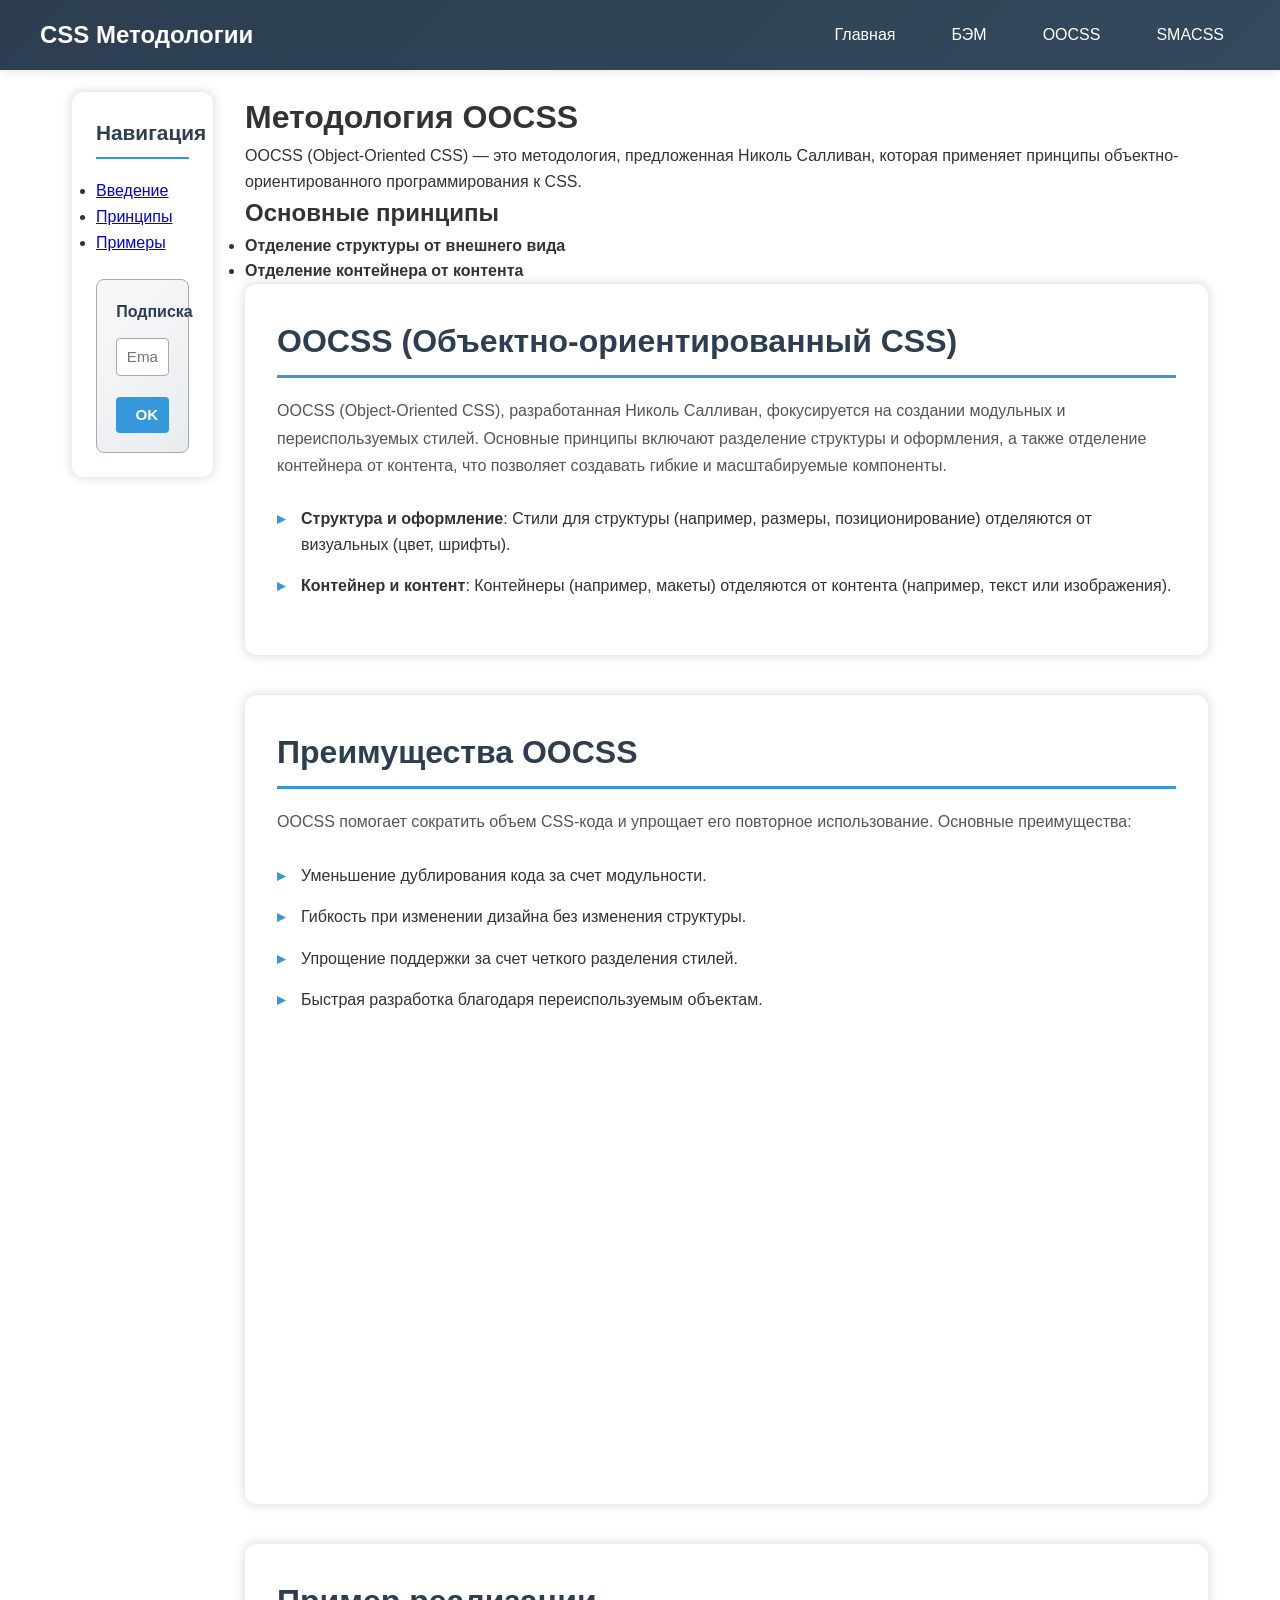
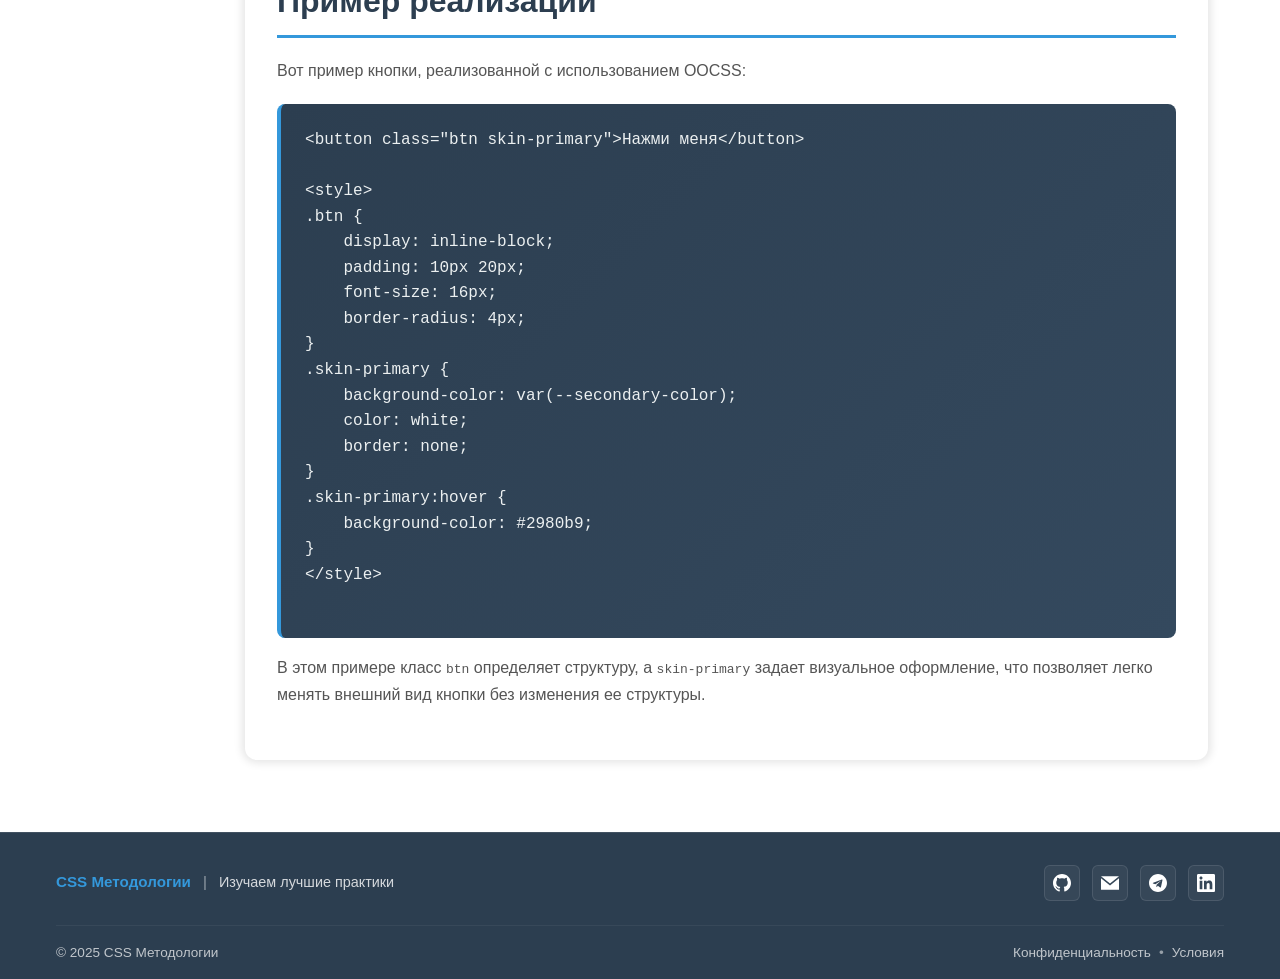
<file: oocss.html>
<script type="text/javascript">
        var gk_isXlsx = false;
        var gk_xlsxFileLookup = {};
        var gk_fileData = {};
        function filledCell(cell) {
          return cell !== '' && cell != null;
        }
        function loadFileData(filename) {
        if (gk_isXlsx && gk_xlsxFileLookup[filename]) {
            try {
                var workbook = XLSX.read(gk_fileData[filename], { type: 'base64' });
                var firstSheetName = workbook.SheetNames[0];
                var worksheet = workbook.Sheets[firstSheetName];

                // Convert sheet to JSON to filter blank rows
                var jsonData = XLSX.utils.sheet_to_json(worksheet, { header: 1, blankrows: false, defval: '' });
                // Filter out blank rows (rows where all cells are empty, null, or undefined)
                var filteredData = jsonData.filter(row => row.some(filledCell));

                // Heuristic to find the header row by ignoring rows with fewer filled cells than the next row
                var headerRowIndex = filteredData.findIndex((row, index) =>
                  row.filter(filledCell).length >= filteredData[index + 1]?.filter(filledCell).length
                );
                // Fallback
                if (headerRowIndex === -1 || headerRowIndex > 25) {
                  headerRowIndex = 0;
                }

                // Convert filtered JSON back to CSV
                var csv = XLSX.utils.aoa_to_sheet(filteredData.slice(headerRowIndex)); // Create a new sheet from filtered array of arrays
                csv = XLSX.utils.sheet_to_csv(csv, { header: 1 });
                return csv;
            } catch (e) {
                console.error(e);
                return "";
            }
        }
        return gk_fileData[filename] || "";
        }
        </script><script type="text/javascript">
        var gk_isXlsx = false;
        var gk_xlsxFileLookup = {};
        var gk_fileData = {};
        function filledCell(cell) {
          return cell !== '' && cell != null;
        }
        function loadFileData(filename) {
        if (gk_isXlsx && gk_xlsxFileLookup[filename]) {
            try {
                var workbook = XLSX.read(gk_fileData[filename], { type: 'base64' });
                var firstSheetName = workbook.SheetNames[0];
                var worksheet = workbook.Sheets[firstSheetName];

                // Convert sheet to JSON to filter blank rows
                var jsonData = XLSX.utils.sheet_to_json(worksheet, { header: 1, blankrows: false, defval: '' });
                // Filter out blank rows (rows where all cells are empty, null, or undefined)
                var filteredData = jsonData.filter(row => row.some(filledCell));

                // Heuristic to find the header row by ignoring rows with fewer filled cells than the next row
                var headerRowIndex = filteredData.findIndex((row, index) =>
                  row.filter(filledCell).length >= filteredData[index + 1]?.filter(filledCell).length
                );
                // Fallback
                if (headerRowIndex === -1 || headerRowIndex > 25) {
                  headerRowIndex = 0;
                }

                // Convert filtered JSON back to CSV
                var csv = XLSX.utils.aoa_to_sheet(filteredData.slice(headerRowIndex)); // Create a new sheet from filtered array of arrays
                csv = XLSX.utils.sheet_to_csv(csv, { header: 1 });
                return csv;
            } catch (e) {
                console.error(e);
                return "";
            }
        }
        return gk_fileData[filename] || "";
        }
</script>
<!DOCTYPE html>
<html lang="ru">
<head>
    <meta charset="UTF-8">
    <meta name="viewport" content="width=device-width, initial-scale=1.0">
    <title>OOCSS - Методологии CSS</title>
    <link rel="stylesheet" href="styles.css">
    <link rel="stylesheet" href="blaze.css">
</head>
<body>
    <header class="header">
        <div class="header__container">
            <div class="header__logo">CSS Методологии</div>
            <nav class="header__nav nav">
                <button class="nav__toggle" aria-label="Переключить меню">
                    <span class="nav__toggle-icon"></span>
                </button>
                <ul class="nav__list">
                    <li class="nav__item"><a href="index.html" class="nav__link">Главная</a></li>
                    <li class="nav__item"><a href="bem.html" class="nav__link">БЭМ</a></li>
                    <li class="nav__item"><a href="oocss.html" class="nav__link">OOCSS</a></li>
                    <li class="nav__item"><a href="smacss.html" class="nav__link">SMACSS</a></li>
                    <li class="nav__item nav__item--mobile-only"><a href="comparison.html" class="nav__link">Сравнение</a></li>
                    <li class="nav__item nav__item--mobile-only"><a href="examples.html" class="nav__link">Примеры</a></li>
                    <li class="nav__item nav__item--mobile-only"><a href="resources.html" class="nav__link">Ресурсы</a></li>
                </ul>
            </nav>
        </div>
    </header>
    <div class="main-container">
        <aside class="sidebar">
            <div class="sidebar__content">
                <h3 class="sidebar__title">Навигация</h3>
                <ul class="sidebar__menu">
                    <li><a href="#oocss-intro">Введение</a></li>
                    <li><a href="#oocss-principles">Принципы</a></li>
                    <li><a href="#oocss-examples">Примеры</a></li>
                </ul>
                
                <div class="sidebar__subscribe">
                    <h4>Подписка</h4>
                    <form class="subscribe-form">
                        <input type="email" id="email" placeholder="Email" required>
                        <button type="submit" class="sidebar__button">OK</button>
                    </form>
                </div>
            </div>
        </aside>

        <main class="content">
            <h1 id="oocss-intro">Методология OOCSS</h1>
            <p>OOCSS (Object-Oriented CSS) — это методология, предложенная Николь Салливан, которая применяет принципы объектно-ориентированного программирования к CSS.</p>
            
            <h2 id="oocss-principles">Основные принципы</h2>
            <ul>
                <li><strong>Отделение структуры от внешнего вида</strong></li>
                <li><strong>Отделение контейнера от контента</strong></li>
            </ul>
        </aside>
        <main class="main">
            <section class="section">
                <h1 class="section__title">OOCSS (Объектно-ориентированный CSS)</h1>
                <p class="section__content">
                    OOCSS (Object-Oriented CSS), разработанная Николь Салливан, фокусируется на создании модульных и переиспользуемых стилей. Основные принципы включают разделение структуры и оформления, а также отделение контейнера от контента, что позволяет создавать гибкие и масштабируемые компоненты.
                </p>
                <ul class="section__list">
                    <li><strong>Структура и оформление</strong>: Стили для структуры (например, размеры, позиционирование) отделяются от визуальных (цвет, шрифты).</li>
                    <li><strong>Контейнер и контент</strong>: Контейнеры (например, макеты) отделяются от контента (например, текст или изображения).</li>
                </ul>
            </section>
            <section class="section">
                <h2 class="section__title">Преимущества OOCSS</h2>
                <p class="section__content">
                    OOCSS помогает сократить объем CSS-кода и упрощает его повторное использование. Основные преимущества:
                </p>
                <ul class="section__list">
                    <li>Уменьшение дублирования кода за счет модульности.</li>
                    <li>Гибкость при изменении дизайна без изменения структуры.</li>
                    <li>Упрощение поддержки за счет четкого разделения стилей.</li>
                    <li>Быстрая разработка благодаря переиспользуемым объектам.</li>
                </ul>
                <iframe width="100%" height="435" src="https://www.youtube.com/embed/79WUKWMwJcM" title="101 Object oriented CSS" frameborder="0" allow="accelerometer; autoplay; clipboard-write; encrypted-media; gyroscope; picture-in-picture; web-share" referrerpolicy="strict-origin-when-cross-origin" allowfullscreen></iframe>
            </section>
            <section class="section">
                <h2 class="section__title">Пример реализации</h2>
                <p class="section__content">
                    Вот пример кнопки, реализованной с использованием OOCSS:
                </p>
                <pre class="section__code">
&lt;button class="btn skin-primary"&gt;Нажми меня&lt;/button&gt;

&lt;style&gt;
.btn {
    display: inline-block;
    padding: 10px 20px;
    font-size: 16px;
    border-radius: 4px;
}
.skin-primary {
    background-color: var(--secondary-color);
    color: white;
    border: none;
}
.skin-primary:hover {
    background-color: #2980b9;
}
&lt;/style&gt;
                </pre>
                <p class="section__content">
                    В этом примере класс <code>btn</code> определяет структуру, а <code>skin-primary</code> задает визуальное оформление, что позволяет легко менять внешний вид кнопки без изменения ее структуры.
                </p>
            </section>
        </main>
    </div>
    <footer class="footer">
    <div class="footer__container">
        <!-- Основная строка с контактами -->
        <div class="footer__main">
            <div class="footer__brand">
                <span class="footer__logo">CSS Методологии</span>
                <span class="footer__divider">|</span>
                <span class="footer__tagline">Изучаем лучшие практики</span>
            </div>
            
            <div class="footer__contacts">
                <a href="https://github.com" target="_blank" class="footer__contact" aria-label="GitHub">
                    <svg class="footer__icon" viewBox="0 0 24 24" fill="currentColor">
                        <path d="M12 0c-6.626 0-12 5.373-12 12 0 5.302 3.438 9.8 8.207 11.387.599.111.793-.261.793-.577v-2.234c-3.338.726-4.033-1.416-4.033-1.416-.546-1.387-1.333-1.756-1.333-1.756-1.089-.745.083-.729.083-.729 1.205.084 1.839 1.237 1.839 1.237 1.07 1.834 2.807 1.304 3.492.997.107-.775.418-1.305.762-1.604-2.665-.305-5.467-1.334-5.467-5.931 0-1.311.469-2.381 1.236-3.221-.124-.303-.535-1.524.117-3.176 0 0 1.008-.322 3.301 1.23.957-.266 1.983-.399 3.003-.404 1.02.005 2.047.138 3.006.404 2.291-1.552 3.297-1.23 3.297-1.23.653 1.653.242 2.874.118 3.176.77.84 1.235 1.911 1.235 3.221 0 4.609-2.807 5.624-5.479 5.921.43.372.823 1.102.823 2.222v3.293c0 .319.192.694.801.576 4.765-1.589 8.199-6.086 8.199-11.386 0-6.627-5.373-12-12-12z"/>
                    </svg>
                </a>
                <a href="mailto:info@cssmethodologies.ru" class="footer__contact" aria-label="Email">
                    <svg class="footer__icon" viewBox="0 0 24 24" fill="currentColor">
                        <path d="M12 12.713l-11.985-9.713h23.97l-11.985 9.713zm0 2.574l-12-9.725v15.438h24v-15.438l-12 9.725z"/>
                    </svg>
                </a>
                <a href="https://t.me/css_methodologies" target="_blank" class="footer__contact" aria-label="Telegram">
                    <svg class="footer__icon" viewBox="0 0 24 24" fill="currentColor">
                        <path d="M12 0c-6.627 0-12 5.373-12 12s5.373 12 12 12 12-5.373 12-12-5.373-12-12-12zm5.894 8.221l-1.97 9.28c-.145.658-.537.818-1.084.508l-3-2.21-1.447 1.394c-.14.14-.26.26-.534.26l.213-3.053 5.56-5.022c.24-.213-.054-.334-.373-.121l-6.869 4.326-2.96-.924c-.64-.203-.658-.64.136-.954l11.566-4.458c.538-.196 1.006.128.832.941z"/>
                    </svg>
                </a>
                <a href="https://linkedin.com" target="_blank" class="footer__contact" aria-label="LinkedIn">
                    <svg class="footer__icon" viewBox="0 0 24 24" fill="currentColor">
                        <path d="M20.447 20.452h-3.554v-5.569c0-1.328-.027-3.037-1.852-3.037-1.853 0-2.136 1.445-2.136 2.939v5.667H9.351V9h3.414v1.561h.046c.477-.9 1.637-1.85 3.37-1.85 3.601 0 4.267 2.37 4.267 5.455v6.286zM5.337 7.433c-1.144 0-2.063-.926-2.063-2.065 0-1.138.92-2.063 2.063-2.063 1.14 0 2.064.925 2.064 2.063 0 1.139-.925 2.065-2.064 2.065zm1.782 13.019H3.555V9h3.564v11.452zM22.225 0H1.771C.792 0 0 .774 0 1.729v20.542C0 23.227.792 24 1.771 24h20.451C23.2 24 24 23.227 24 22.271V1.729C24 .774 23.2 0 22.222 0h.003z"/>
                    </svg>
                </a>
            </div>
        </div>

        <!-- Нижняя строка с копирайтом -->
        <div class="footer__bottom">
            <p class="footer__copyright">&copy; 2025 CSS Методологии</p>
            <div class="footer__links">
                <a href="#privacy" class="footer__link">Конфиденциальность</a>
                <span class="footer__divider">•</span>
                <a href="#terms" class="footer__link">Условия</a>
            </div>
        </div>
    </div>
    </footer>
    <script src="script.js"></script>
</body>
</html>
</file>
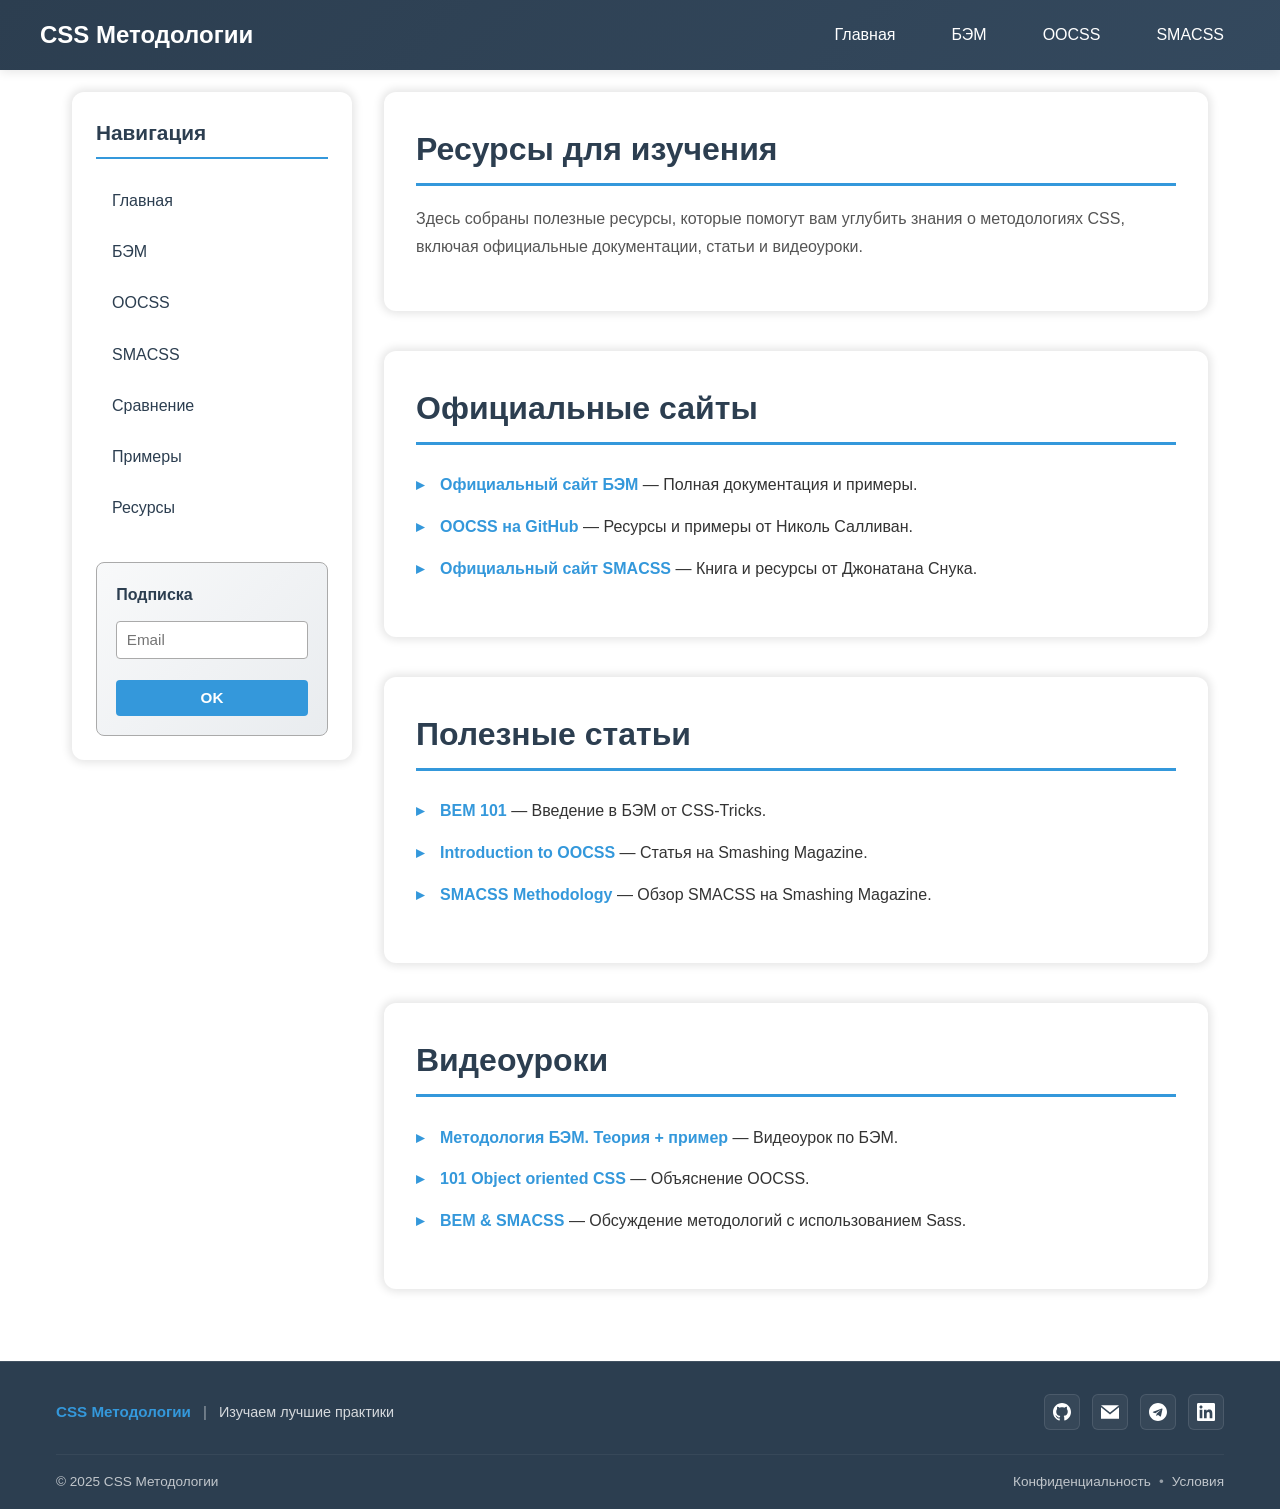
<file: resources.html>
<script type="text/javascript">
        var gk_isXlsx = false;
        var gk_xlsxFileLookup = {};
        var gk_fileData = {};
        function filledCell(cell) {
          return cell !== '' && cell != null;
        }
        function loadFileData(filename) {
        if (gk_isXlsx && gk_xlsxFileLookup[filename]) {
            try {
                var workbook = XLSX.read(gk_fileData[filename], { type: 'base64' });
                var firstSheetName = workbook.SheetNames[0];
                var worksheet = workbook.Sheets[firstSheetName];

                // Convert sheet to JSON to filter blank rows
                var jsonData = XLSX.utils.sheet_to_json(worksheet, { header: 1, blankrows: false, defval: '' });
                // Filter out blank rows (rows where all cells are empty, null, or undefined)
                var filteredData = jsonData.filter(row => row.some(filledCell));

                // Heuristic to find the header row by ignoring rows with fewer filled cells than the next row
                var headerRowIndex = filteredData.findIndex((row, index) =>
                  row.filter(filledCell).length >= filteredData[index + 1]?.filter(filledCell).length
                );
                // Fallback
                if (headerRowIndex === -1 || headerRowIndex > 25) {
                  headerRowIndex = 0;
                }

                // Convert filtered JSON back to CSV
                var csv = XLSX.utils.aoa_to_sheet(filteredData.slice(headerRowIndex)); // Create a new sheet from filtered array of arrays
                csv = XLSX.utils.sheet_to_csv(csv, { header: 1 });
                return csv;
            } catch (e) {
                console.error(e);
                return "";
            }
        }
        return gk_fileData[filename] || "";
        }
</script>
<!DOCTYPE html>
<html lang="ru">
<head>
    <meta charset="UTF-8">
    <meta name="viewport" content="width=device-width, initial-scale=1.0">
    <title>Ресурсы - CSS Методологии</title>
    <link rel="stylesheet" href="styles.css">
    <link rel="stylesheet" href="blaze.css">
</head>
<body>
    <header class="header">
        <div class="header__container">
            <div class="header__logo">CSS Методологии</div>
            <nav class="header__nav nav">
                <button class="nav__toggle" aria-label="Переключить меню">
                    <span class="nav__toggle-icon"></span>
                </button>
                <ul class="nav__list">
                    <li class="nav__item"><a href="index.html" class="nav__link">Главная</a></li>
                    <li class="nav__item"><a href="bem.html" class="nav__link">БЭМ</a></li>
                    <li class="nav__item"><a href="oocss.html" class="nav__link">OOCSS</a></li>
                    <li class="nav__item"><a href="smacss.html" class="nav__link">SMACSS</a></li>
                    <li class="nav__item nav__item--mobile-only"><a href="comparison.html" class="nav__link">Сравнение</a></li>
                    <li class="nav__item nav__item--mobile-only"><a href="examples.html" class="nav__link">Примеры</a></li>
                    <li class="nav__item nav__item--mobile-only"><a href="resources.html" class="nav__link">Ресурсы</a></li>
                </ul>
            </nav>
        </div>
    </header>
    <div class="main-container">
        <aside class="sidebar">
            <div class="sidebar__content">
                <h2 class="sidebar__title">Навигация</h2>
                <ul class="sidebar__nav">
                    <li class="sidebar__nav-item"><a href="index.html" class="sidebar__nav-link">Главная</a></li>
                    <li class="sidebar__nav-item"><a href="bem.html" class="sidebar__nav-link">БЭМ</a></li>
                    <li class="sidebar__nav-item"><a href="oocss.html" class="sidebar__nav-link">OOCSS</a></li>
                    <li class="sidebar__nav-item"><a href="smacss.html" class="sidebar__nav-link">SMACSS</a></li>
                    <li class="sidebar__nav-item"><a href="comparison.html" class="sidebar__nav-link">Сравнение</a></li>
                    <li class="sidebar__nav-item"><a href="examples.html" class="sidebar__nav-link">Примеры</a></li>
                    <li class="sidebar__nav-item"><a href="resources.html" class="sidebar__nav-link">Ресурсы</a></li>
                </ul>
                
                <div class="sidebar__subscribe">
                    <h4>Подписка</h4>
                    <form class="subscribe-form">
                        <input type="email" id="email" placeholder="Email" required>
                        <button type="submit" class="sidebar__button">OK</button>
                    </form>
                </div>
            </div>
        </aside>
        <main class="main">
            <section class="section">
                <h1 class="section__title">Ресурсы для изучения</h1>
                <p class="section__content">
                    Здесь собраны полезные ресурсы, которые помогут вам углубить знания о методологиях CSS, включая официальные документации, статьи и видеоуроки.
                </p>
            </section>
            <section class="section">
                <h2 class="section__title">Официальные сайты</h2>
                <ul class="section__list">
                    <li><a href="https://bem.info/" class="section__link">Официальный сайт БЭМ</a> — Полная документация и примеры.</li>
                    <li><a href="https://github.com/stubbornella/oocss" class="section__link">OOCSS на GitHub</a> — Ресурсы и примеры от Николь Салливан.</li>
                    <li><a href="https://smacss.com/" class="section__link">Официальный сайт SMACSS</a> — Книга и ресурсы от Джонатана Снука.</li>
                </ul>
            </section>
            <section class="section">
                <h2 class="section__title">Полезные статьи</h2>
                <ul class="section__list">
                    <li><a href="https://css-tricks.com/bem-101/" class="section__link">BEM 101</a> — Введение в БЭМ от CSS-Tricks.</li>
                    <li><a href="https://www.smashingmagazine.com/2011/12/an-introduction-to-object-oriented-css-oocss/" class="section__link">Introduction to OOCSS</a> — Статья на Smashing Magazine.</li>
                    <li><a href="https://www.smashingmagazine.com/2012/04/a-new-front-end-methodology-smacss/" class="section__link">SMACSS Methodology</a> — Обзор SMACSS на Smashing Magazine.</li>
                </ul>
            </section>
            <section class="section">
                <h2 class="section__title">Видеоуроки</h2>
                <ul class="section__list">
                    <li><a href="https://www.youtube.com/watch?v=3DhbxD5NdGw" class="section__link">Методология БЭМ. Теория + пример</a> — Видеоурок по БЭМ.</li>
                    <li><a href="https://www.youtube.com/watch?v=79WUKWMwJcM" class="section__link">101 Object oriented CSS</a> — Объяснение OOCSS.</li>
                    <li><a href="https://www.youtube.com/watch?v=vXW7w3ym8hg" class="section__link">BEM & SMACSS</a> — Обсуждение методологий с использованием Sass.</li>
                </ul>
            </section>
        </main>
    </div>
    <footer class="footer">
    <div class="footer__container">
        <!-- Основная строка с контактами -->
        <div class="footer__main">
            <div class="footer__brand">
                <span class="footer__logo">CSS Методологии</span>
                <span class="footer__divider">|</span>
                <span class="footer__tagline">Изучаем лучшие практики</span>
            </div>
            
            <div class="footer__contacts">
                <a href="https://github.com" target="_blank" class="footer__contact" aria-label="GitHub">
                    <svg class="footer__icon" viewBox="0 0 24 24" fill="currentColor">
                        <path d="M12 0c-6.626 0-12 5.373-12 12 0 5.302 3.438 9.8 8.207 11.387.599.111.793-.261.793-.577v-2.234c-3.338.726-4.033-1.416-4.033-1.416-.546-1.387-1.333-1.756-1.333-1.756-1.089-.745.083-.729.083-.729 1.205.084 1.839 1.237 1.839 1.237 1.07 1.834 2.807 1.304 3.492.997.107-.775.418-1.305.762-1.604-2.665-.305-5.467-1.334-5.467-5.931 0-1.311.469-2.381 1.236-3.221-.124-.303-.535-1.524.117-3.176 0 0 1.008-.322 3.301 1.23.957-.266 1.983-.399 3.003-.404 1.02.005 2.047.138 3.006.404 2.291-1.552 3.297-1.23 3.297-1.23.653 1.653.242 2.874.118 3.176.77.84 1.235 1.911 1.235 3.221 0 4.609-2.807 5.624-5.479 5.921.43.372.823 1.102.823 2.222v3.293c0 .319.192.694.801.576 4.765-1.589 8.199-6.086 8.199-11.386 0-6.627-5.373-12-12-12z"/>
                    </svg>
                </a>
                <a href="mailto:info@cssmethodologies.ru" class="footer__contact" aria-label="Email">
                    <svg class="footer__icon" viewBox="0 0 24 24" fill="currentColor">
                        <path d="M12 12.713l-11.985-9.713h23.97l-11.985 9.713zm0 2.574l-12-9.725v15.438h24v-15.438l-12 9.725z"/>
                    </svg>
                </a>
                <a href="https://t.me/css_methodologies" target="_blank" class="footer__contact" aria-label="Telegram">
                    <svg class="footer__icon" viewBox="0 0 24 24" fill="currentColor">
                        <path d="M12 0c-6.627 0-12 5.373-12 12s5.373 12 12 12 12-5.373 12-12-5.373-12-12-12zm5.894 8.221l-1.97 9.28c-.145.658-.537.818-1.084.508l-3-2.21-1.447 1.394c-.14.14-.26.26-.534.26l.213-3.053 5.56-5.022c.24-.213-.054-.334-.373-.121l-6.869 4.326-2.96-.924c-.64-.203-.658-.64.136-.954l11.566-4.458c.538-.196 1.006.128.832.941z"/>
                    </svg>
                </a>
                <a href="https://linkedin.com" target="_blank" class="footer__contact" aria-label="LinkedIn">
                    <svg class="footer__icon" viewBox="0 0 24 24" fill="currentColor">
                        <path d="M20.447 20.452h-3.554v-5.569c0-1.328-.027-3.037-1.852-3.037-1.853 0-2.136 1.445-2.136 2.939v5.667H9.351V9h3.414v1.561h.046c.477-.9 1.637-1.85 3.37-1.85 3.601 0 4.267 2.37 4.267 5.455v6.286zM5.337 7.433c-1.144 0-2.063-.926-2.063-2.065 0-1.138.92-2.063 2.063-2.063 1.14 0 2.064.925 2.064 2.063 0 1.139-.925 2.065-2.064 2.065zm1.782 13.019H3.555V9h3.564v11.452zM22.225 0H1.771C.792 0 0 .774 0 1.729v20.542C0 23.227.792 24 1.771 24h20.451C23.2 24 24 23.227 24 22.271V1.729C24 .774 23.2 0 22.222 0h.003z"/>
                    </svg>
                </a>
            </div>
        </div>

        <!-- Нижняя строка с копирайтом -->
        <div class="footer__bottom">
            <p class="footer__copyright">&copy; 2025 CSS Методологии</p>
            <div class="footer__links">
                <a href="#privacy" class="footer__link">Конфиденциальность</a>
                <span class="footer__divider">•</span>
                <a href="#terms" class="footer__link">Условия</a>
            </div>
        </div>
    </div>
    </footer>
    <script src="script.js"></script>
</body>
</html>
</file>
<file: styles.css>
:root {
    --primary-color: #2c3e50;
    --secondary-color: #3498db;
    --bg-color: #f4f4f4;
    --header-height: 60px;
    --sidebar-width: 280px;
    --border-color: #e0e0e0;
    --accent-color: #e74c3c;
    --text-muted: #7f8c8d;
}

* {
    margin: 0;
    padding: 0;
    box-sizing: border-box;
}

body {
    font-family: 'Segoe UI', Tahoma, Geneva, Verdana, sans-serif;
    line-height: 1.6;
    background-color: var(--bg-color);
    min-height: 100vh;
    display: flex;
    flex-direction: column;
    color: #333;
}

.general-container {
    background-image: url('999.jpg');
    background-size: cover; 
    background-position: center; 
    background-repeat: no-repeat; 
    background-attachment: fixed;
    min-height: 100vh;
    display: flex;
    flex-direction: column;
    margin-top: var(--header-height);
}

.hero-section {
    flex: 1;
    display: flex;
    align-items: center;
    justify-content: center;
    text-align: center;
    color: white;
    padding: 2rem;
    background: rgba(44, 62, 80, 0.7); /* Полупрозрачный оверлей */
}

.hero-section__content {
    max-width: 800px;
    animation: fadeInUp 0.8s ease;
}

.hero-section__title {
    font-size: 3rem;
    margin-bottom: 1.5rem;
    font-weight: 700;
    text-shadow: 2px 2px 4px rgba(0,0,0,0.5);
}

.hero-section__subtitle {
    font-size: 1.3rem;
    margin-bottom: 2.5rem;
    opacity: 0.9;
    text-shadow: 1px 1px 2px rgba(0,0,0,0.5);
}

.hero-section__buttons {
    display: flex;
    gap: 1rem;
    justify-content: center;
    flex-wrap: wrap;
}

.hero-section__button {
    padding: 0.8rem 2rem;
    background-color: #34495e;
    color:#e0e0e0;
    text-decoration: none;
    font-size: 1.1rem;
    border-radius: 6px;
    transition: all 0.3s ease;
}

.hero-section__button:hover {
    transform: translateY(-3px);
    box-shadow: 0 6px 20px rgba(0,0,0,0.3);
}

.features-section {
    background: linear-gradient(135deg, #f8f9fa, #e9ecef);
    padding: 5rem 2rem;
}

.features-section__container {
    max-width: 1200px;
    margin: 0 auto;
}

.features-section__title {
    text-align: center;
    font-size: 2.5rem;
    margin-bottom: 3rem;
    color: var(--primary-color);
    font-weight: 700;
}

.features-section__grid {
    display: grid;
    grid-template-columns: repeat(auto-fit, minmax(300px, 1fr));
    gap: 2rem;
}

.feature-card {
    background: white;
    padding: 2.5rem 2rem;
    border-radius: 12px;
    text-align: center;
    box-shadow: 0 4px 15px rgba(0,0,0,0.1);
    transition: all 0.3s ease;
    border: 1px solid var(--border-color);
    position: relative;
    overflow: hidden;
}

.feature-card::before {
    content: '';
    position: absolute;
    top: 0;
    left: 0;
    width: 100%;
    height: 4px;
    background: linear-gradient(135deg, var(--secondary-color), var(--primary-color));
}

.feature-card:hover {
    transform: translateY(-8px);
    box-shadow: 0 12px 30px rgba(0,0,0,0.15);
}

.feature-card__title {
    font-size: 1.5rem;
    margin-bottom: 1rem;
    color: var(--primary-color);
    font-weight: 600;
}

.feature-card__description {
    color: var(--text-muted);
    line-height: 1.6;
    font-size: 1rem;
}

.header {
    background: linear-gradient(135deg, var(--primary-color), #34495e);
    color: white;
    padding: 1rem;
    position: fixed;
    top: 0;
    left: 0;
    width: 100%;
    z-index: 1000;
    box-shadow: 0 2px 10px rgba(0,0,0,0.1);
}

.header__container {
    max-width: 1200px;
    margin: 0 auto;
    display: flex;
    justify-content: space-between;
    align-items: center;
}

.header__logo {
    font-size: 1.5rem;
    font-weight: bold;
    color: white;
    text-decoration: none;
}

.header__logo:hover {
    color: var(--secondary-color);
}

.nav__list {
    list-style: none;
    display: flex;
    gap: 1.5rem;
}

.nav__item--mobile-only {
    display: none;
}

.nav__link {
    color: white;
    text-decoration: none;
    padding: 0.5rem 1rem;
    border-radius: 4px;
    transition: all 0.3s ease;
    font-weight: 500;
}

.nav__link:hover {
    background-color: var(--secondary-color);
    transform: translateY(-2px);
}

.nav__link[aria-current="page"] {
    background-color: var(--secondary-color);
    box-shadow: 0 2px 8px rgba(52, 152, 219, 0.3);
}

.nav__toggle {
    display: none;
    background: none;
    border: none;
    cursor: pointer;
    padding: 0.5rem;
    border-radius: 4px;
    transition: background-color 0.3s ease;
}

.nav__toggle:hover {
    background-color: rgba(255,255,255,0.1);
}

.nav__toggle-icon,
.nav__toggle-icon::before,
.nav__toggle-icon::after {
    width: 25px;
    height: 3px;
    background-color: white;
    display: block;
    transition: all 0.3s ease;
    border-radius: 2px;
}

.nav__toggle-icon::before,
.nav__toggle-icon::after {
    content: '';
    position: absolute;
}

.nav__toggle-icon::before {
    transform: translateY(-8px);
}

.nav__toggle-icon::after {
    transform: translateY(8px);
}

.nav__toggle--active .nav__toggle-icon {
    background: transparent;
}

.nav__toggle--active .nav__toggle-icon::before {
    transform: rotate(45deg);
}

.nav__toggle--active .nav__toggle-icon::after {
    transform: rotate(-45deg);
}

.main-container {
    width: 100%;
    max-width: 1200px;
    margin: 0 auto;
    margin-top: var(--header-height);
    padding: 2rem;
    flex: 1;
    display: flex;
    gap: 2rem;
}

.sidebar {
    width: var(--sidebar-width);
    background: white;
    padding: 1.5rem;
    border-radius: 12px;
    box-shadow: 0px 0px 8px 3px rgba(0,0,0,0.1);
    position: sticky;
    top: calc(var(--header-height) + 2rem);
    height: fit-content;
    max-height: calc(100vh - var(--header-height) - 4rem);
    overflow-y: auto;
    transition: all 0.3s ease;
    scrollbar-width: none;
    -ms-overflow-style: none;
}

.sidebar::-webkit-scrollbar {
    display: none; 
}

.sidebar__title {
    font-size: 1.3rem;
    margin-bottom: 1.2rem;
    color: var(--primary-color);
    font-weight: 600;
    border-bottom: 2px solid var(--secondary-color);
    padding-bottom: 0.5rem;
}

.sidebar__content {
    /* Контейнер для содержимого сайдбара */
}

.sidebar__nav {
    list-style: none;
    margin-bottom: 2rem;
}

.sidebar__nav-item {
    margin-bottom: 0.4rem;
    transition: transform 0.2s ease;
}

.sidebar__nav-item:hover {
    transform: translateX(5px);
}

.sidebar__nav-link {
    color: var(--primary-color);
    text-decoration: none;
    padding: 0.6rem 1rem;
    border-radius: 6px;
    display: block;
    transition: all 0.3s ease;
    font-weight: 500;
}

.sidebar__nav-link:hover {
    background-color: var(--secondary-color);
    color: white;
    text-decoration: none;
    box-shadow: 0 2px 8px rgba(52, 152, 219, 0.3);
}

.sidebar__nav-link[aria-current="page"] {
    background-color: var(--primary-color);
    color: white;
    font-weight: 600;
}

.sidebar__form {
    display: flex;
    flex-direction: column;
    gap: 0.8rem;
    background: linear-gradient(135deg, #f8f9fa, #e9ecef);
    padding: 1.2rem;
    border-radius: 8px;
    margin-bottom: 1.5rem;
    border: 1px solid var(--border-color);
}

.sidebar__subscribe {
    margin-top: 1.5rem;
    padding: 1.2rem;
    background: linear-gradient(135deg, #f8f9fa, #e9ecef);
    border-radius: 8px;
    border: 1px solid var(--border-color);
}

.sidebar__subscribe h4 {
    font-size: 1rem;
    font-weight: 600;
    color: var(--primary-color);
    margin-bottom: 0.8rem;
}

.subscribe-form {
    display: flex;
    flex-direction: column;
    gap: 0.8rem;
}

.subscribe-form input {
    padding: 0.6rem;
    border: 1px solid var(--border-color);
    border-radius: 4px;
    font-size: 0.95rem;
}

.subscribe-form button {
    padding: 0.6rem 1.2rem;
    background-color: var(--secondary-color);
    color: white;
    border: none;
    border-radius: 4px;
    cursor: pointer;
    font-size: 0.95rem;
    font-weight: 600;
    transition: all 0.3s ease;
}

.subscribe-form button:hover {
    background-color: var(--primary-color);
    transform: translateY(-2px);
    box-shadow: 0 4px 12px rgba(0,0,0,0.2);
}

.sidebar__label {
    font-size: 1rem;
    font-weight: 600;
    color: var(--primary-color);
}

.sidebar__button {
    margin-top: 0.5rem;
    transition: all 0.3s ease;
    font-weight: 600;
}

.sidebar__button:hover {
    transform: translateY(-2px);
    box-shadow: 0 4px 12px rgba(0,0,0,0.2);
}

.sidebar__ad {
    text-align: center;
    padding: 1rem;
    background: linear-gradient(135deg, #f8f9fa, #e9ecef);
    border-radius: 8px;
    border: 2px dashed var(--border-color);
}

.sidebar__ad-image {
    max-width: 100%;
    height: auto;
    border-radius: 6px;
    transition: transform 0.3s ease;
}

.sidebar__ad-image:hover {
    transform: scale(1.02);
}

.main {
    flex: 1;
    min-width: 0;
}

.section {
    margin-bottom: 2.5rem;
    background: white;
    padding: 2rem;
    border-radius: 12px;
    box-shadow: 0px 0px 8px 3px rgba(0,0,0,0.1);
    transition: transform 0.3s ease;
}

.section:hover {
    transform: translateY(-2px);
}

.section__title {
    font-size: 2rem;
    margin-bottom: 1.2rem;
    color: var(--primary-color);
    font-weight: 700;
    border-bottom: 3px solid var(--secondary-color);
    padding-bottom: 0.5rem;
}

.section__content {
    margin-bottom: 1.2rem;
    line-height: 1.7;
    color: #555;
}

.section__image {
    max-width: 100%;
    height: auto;
    border-radius: 8px;
    box-shadow: 0 4px 8px rgba(0,0,0,0.1);
    margin: 1rem 0;
    transition: transform 0.3s ease;
}

.section__image:hover {
    transform: scale(1.02);
}

.section__subtitle {
    font-size: 1.5rem;
    margin: 1.5rem 0 1rem;
    color: var(--primary-color);
    font-weight: 600;
}

.section__code {
    background: linear-gradient(135deg, #2c3e50, #34495e);
    color: #ecf0f1;
    padding: 1.5rem;
    border-radius: 8px;
    font-family: 'Courier New', monospace;
    white-space: pre-wrap;
    margin: 1rem 0;
    border-left: 4px solid var(--secondary-color);
    overflow-x: auto;
}

.section__link {
    color: var(--secondary-color);
    text-decoration: none;
    font-weight: 600;
    transition: all 0.3s ease;
    border-bottom: 2px solid transparent;
}

.section__link:hover {
    color: var(--primary-color);
    border-bottom-color: var(--secondary-color);
}

.section__list {
    list-style: none;
    margin: 1rem 0;
}

.section__list li {
    padding: 0.5rem 0;
    padding-left: 1.5rem;
    position: relative;
}

.section__list li:before {
    content: '▸';
    color: var(--secondary-color);
    position: absolute;
    left: 0;
    font-weight: bold;
}

.contact__form {
    display: flex;
    flex-direction: column;
    gap: 1.2rem;
    max-width: 500px;
}

.contact__label {
    font-size: 1rem;
    font-weight: 600;
    color: var(--primary-color);
}

.contact__button {
    align-self: flex-start;
    font-weight: 600;
    transition: all 0.3s ease;
}

.contact__button:hover {
    transform: translateY(-2px);
    box-shadow: 0 4px 12px rgba(0,0,0,0.2);
}

.comparison-table {
    width: 100%;
    border-collapse: collapse;
    margin-top: 1rem;
    border-radius: 8px;
    overflow: hidden;
    box-shadow: 0 2px 8px rgba(0,0,0,0.1);
}

.comparison-table th,
.comparison-table td {
    border: 1px solid var(--border-color);
    padding: 1rem;
    text-align: left;
    min-width: 150px;
    white-space: normal;
    word-wrap: break-word;
}

.comparison-table th {
    background: linear-gradient(135deg, var(--primary-color), #34495e);
    color: white;
    font-weight: 600;
}

.comparison-table tr:nth-child(even) {
    background-color: #f8f9fa;
}

.comparison-table tr:hover {
    background-color: #e9ecef;
}

.footer {
    background: var(--primary-color);
    color: white;
    padding: 2rem 1rem 1rem;
    margin-top: auto;
    border-top: 1px solid rgba(255,255,255,0.1);
    width: 100%;
}

.footer__container {
    width: 100%;
    max-width: 1200px;
    margin: 0 auto;
    padding: 0 1rem;
}

/* Основная строка */
.footer__main {
    display: flex;
    justify-content: space-between;
    align-items: center;
    margin-bottom: 1.5rem;
    flex-wrap: wrap;
    gap: 1rem;
}

.footer__brand {
    display: flex;
    align-items: center;
    gap: 0.75rem;
    font-size: 0.95rem;
}

.footer__logo {
    font-weight: 600;
    color: var(--secondary-color);
}

.footer__divider {
    opacity: 0.5;
}

.footer__tagline {
    opacity: 0.8;
    font-size: 0.9rem;
}

/* Контакты - только иконки */
.footer__contacts {
    display: flex;
    gap: 0.75rem;
}

.footer__contact {
    display: flex;
    align-items: center;
    justify-content: center;
    width: 36px;
    height: 36px;
    border-radius: 6px;
    color: white;
    text-decoration: none;
    transition: all 0.2s ease;
    background: rgba(255,255,255,0.05);
    border: 1px solid rgba(255,255,255,0.1);
}

.footer__contact:hover {
    background: rgba(255,255,255,0.1);
    color: var(--secondary-color);
    transform: translateY(-1px);
    text-decoration: none;
}

.footer__icon {
    width: 18px;
    height: 18px;
}

/* Нижняя строка */
.footer__bottom {
    display: flex;
    justify-content: space-between;
    align-items: center;
    padding-top: 1rem;
    border-top: 1px solid rgba(255,255,255,0.05);
    flex-wrap: wrap;
    gap: 1rem;
}

.footer__copyright {
    opacity: 0.7;
    font-size: 0.85rem;
    margin: 0;
}

.footer__links {
    display: flex;
    align-items: center;
    gap: 0.5rem;
    font-size: 0.85rem;
    flex-wrap: wrap;
}

.footer__link {
    color: rgba(255,255,255,0.7);
    text-decoration: none;
    transition: color 0.2s ease;
}

.footer__link:hover {
    color: var(--secondary-color);
    text-decoration: none;
}

.modal {
    display: none;
    position: fixed;
    top: 0;
    left: 0;
    width: 100%;
    height: 100%;
    background-color: rgba(0,0,0,0.5);
    justify-content: center;
    align-items: center;
    z-index: 2000;
    backdrop-filter: blur(5px);
}

.modal__content {
    background: white;
    padding: 2.5rem;
    border-radius: 12px;
    text-align: center;
    box-shadow: 0 10px 30px rgba(0,0,0,0.3);
    max-width: 400px;
    width: 90%;
    animation: modalAppear 0.3s ease;
}

@keyframes modalAppear {
    from {
        opacity: 0;
        transform: scale(0.8) translateY(-20px);
    }
    to {
        opacity: 1;
        transform: scale(1) translateY(0);
    }
}

.modal__title {
    font-size: 1.5rem;
    margin-bottom: 1rem;
    color: var(--primary-color);
}

.modal--active {
    display: flex;
}

/* Адаптивность */
@media (min-width: 991px) and (max-width: 1024px) {
    .sidebar {
        width: 240px;
        position: static;
        margin-bottom: 2rem;
    }
    
    .main {
        margin-left: 0;
    }
    
    .main-container {
        width: 100%;
        flex-direction: column;
    }
}

@media (max-width: 768px) {
    .nav__list {
        display: none;
        flex-direction: column;
        position: fixed;
        top: var(--header-height);
        left: 0;
        width: 100%;
        background: linear-gradient(135deg, var(--primary-color), #34495e);
        padding: 1rem;
        z-index: 1000;
        box-shadow: 0 4px 12px rgba(0,0,0,0.1);
    }

    .nav__list--active {
        display: flex;
    }

    .nav__item--mobile-only {
        display: block;
    }

    .nav__toggle {
        display: block;
    }

    .sidebar {
        display: none;
    }
    
    .main-container {
        width: 100%;
        padding: 1rem;
        flex-direction: column;
    }
    
    .sidebar__nav {
        display: grid;
        grid-template-columns: repeat(auto-fit, minmax(150px, 1fr));
        gap: 0.5rem;
    }
    
    .sidebar__nav-item:hover {
        transform: translateY(-2px);
    }
    
    .section {
        padding: 1.5rem;
    }
    
    .section__title {
        font-size: 1.5rem;
    }
    
    /* Адаптивность футера на мобильных */
    .footer__main {
        flex-direction: column;
        align-items: flex-start;
        gap: 1.5rem;
    }
    
    .footer__brand {
        flex-direction: column;
        align-items: flex-start;
        gap: 0.5rem;
    }
    
    .footer__contacts {
        width: 100%;
        justify-content: flex-start;
    }
    
    .footer__bottom {
        flex-direction: column;
        align-items: flex-start;
        gap: 1rem;
    }
    
    .footer__links {
        flex-direction: row;
        flex-wrap: wrap;
        gap: 0.5rem;
    }
    
    /* Адаптивность таблицы сравнения */
    .comparison-table {
        display: block;
        overflow-x: auto;
        -webkit-overflow-scrolling: touch;
        font-size: 0.9rem;
    }
    
    .comparison-table th,
    .comparison-table td {
        padding: 0.75rem;
        min-width: 120px;
    }
}

@media (min-width: 768px) and (max-width: 991px) {
     .nav__list {
        display: none;
        flex-direction: column;
        position: fixed;
        top: var(--header-height);
        left: 0;
        width: 100%;
        background: linear-gradient(135deg, var(--primary-color), #34495e);
        padding: 1rem;
        z-index: 1000;
        box-shadow: 0 4px 12px rgba(0,0,0,0.1);
    }

    .nav__list--active {
        display: flex;
    }

    .nav__item--mobile-only {
        display: block;
    }

    .nav__toggle {
        display: block;
    }

    .sidebar {
        display: none;
    }
    
    .main-container {
        width: 100%;
        padding: 1rem;
        flex-direction: column;
    }
    
    .sidebar__nav {
        display: grid;
        grid-template-columns: repeat(auto-fit, minmax(150px, 1fr));
        gap: 0.5rem;
    }
    
    .sidebar__nav-item:hover {
        transform: translateY(-2px);
    }
    
    .section {
        padding: 1.5rem;
    }
    
    .section__title {
        font-size: 1.5rem;
    }
    
    /* Адаптивность футера на планшетах */
    .footer__main {
        flex-direction: column;
        align-items: flex-start;
        gap: 1.5rem;
    }
    
    .footer__brand {
        flex-direction: column;
        align-items: flex-start;
        gap: 0.5rem;
    }
    
    .footer__contacts {
        width: 100%;
        justify-content: flex-start;
    }
    
    .footer__bottom {
        flex-direction: column;
        align-items: flex-start;
        gap: 1rem;
    }
    
    .footer__links {
        flex-direction: row;
        flex-wrap: wrap;
        gap: 0.5rem;
    }
    
    /* Адаптивность таблицы сравнения */
    .comparison-table {
        display: block;
        overflow-x: auto;
        -webkit-overflow-scrolling: touch;
        font-size: 0.85rem;
    }
    
    .comparison-table th,
    .comparison-table td {
        padding: 0.5rem;
        min-width: 100px;
    }
}

@media (max-width: 480px) {
    .sidebar {
        padding: 1rem;
    }
    
    .sidebar__nav {
        grid-template-columns: 1fr;
    }
    
    .sidebar__form {
        padding: 1rem;
    }
    
    .section {
        padding: 1rem;
    }
    
    .section__title {
        font-size: 1.3rem;
    }
    
    .header__container {
        flex-wrap: wrap;
    }
    
    /* Адаптивность футера на очень маленьких экранах */
    .footer__main {
        flex-direction: column;
        align-items: flex-start;
        gap: 1.5rem;
    }
    
    .footer__brand {
        flex-direction: column;
        align-items: flex-start;
        gap: 0.5rem;
    }
    
    .footer__contacts {
        width: 100%;
        justify-content: flex-start;
    }
    
    .footer__bottom {
        flex-direction: column;
        align-items: flex-start;
        gap: 1rem;
    }
    
    .footer__links {
        flex-direction: row;
        flex-wrap: wrap;
        gap: 0.5rem;
    }
    
    /* Адаптивность таблицы сравнения */
    .comparison-table {
        display: block;
        overflow-x: auto;
        -webkit-overflow-scrolling: touch;
        font-size: 0.8rem;
    }
    
    .comparison-table th,
    .comparison-table td {
        padding: 0.4rem;
        min-width: 90px;
    }
}

/* Дополнительные утилитарные классы */
.text-center {
    text-align: center;
}

.mb-1 { margin-bottom: 1rem; }
.mb-2 { margin-bottom: 2rem; }
.mt-1 { margin-top: 1rem; }
.mt-2 { margin-top: 2rem; }

.highlight {
    background: linear-gradient(120deg, var(--secondary-color) 0%, var(--secondary-color) 100%);
    background-repeat: no-repeat;
    background-size: 100% 0.2em;
    background-position: 0 88%;
    transition: background-size 0.3s ease;
}

.highlight:hover {
    background-size: 100% 88%;
}
</file>
<file: blaze.css>
@charset "UTF-8";:host,:root{--color-background:var(--color-10);--color-background-offset:var(--color-9);--color-background-offset-2:var(--color-8);--color-text:var(--color-0);--color-text-inverse:var(--color-background);--color-quiet:var(--color-4);--color-00:#000;--color-0:#1f1f1f;--color-1:#3a3a3a;--color-2:#6a6a6a;--color-3:#8a8a8a;--color-4:#aaa;--color-5:#bababa;--color-6:#cacaca;--color-7:#dadada;--color-8:#eaeaea;--color-9:#fafafa;--color-10:#fff;--color-outline:#4267ff;--color-brand:#e717fa;--color-info:#4267ff;--color-warning:orange;--color-success:#088a05;--color-error:#ee0202;--color-highlight:#ffef14;--color-text-brand:var(--color-10);--color-text-info:var(--color-10);--color-text-warning:var(--color-0);--color-text-success:var(--color-10);--color-text-error:var(--color-10);--color-text-highlight:var(--color-0);--color-disabled:var(--color-4);--color-disabled-background:var(--color-8);--color-transparent:transparent;--screen-limit-xsmall:20em;--screen-limit-small:30em;--screen-limit-medium:48em;--screen-limit-large:64em;--screen-limit-xlarge:78em;--screen-limit-super:116em;--spacing-super:3em;--spacing-xlarge:2em;--spacing-large:1.5em;--spacing-medium:1em;--spacing-small:0.5em;--spacing-xsmall:0.25em;--spacing-tiny:0.125em;--grid-gutter:1em;--alert-color:var(--color-text-inverse);--alert-background:var(--color-text);--alert-close-color:var(--color-text-inverse);--alert-color--brand:var(--color-text-brand);--alert-background--brand:var(--color-brand);--alert-close-color--brand:var(--color-text-brand);--alert-color--info:var(--color-text-info);--alert-background--info:var(--color-info);--alert-close-color--info:var(--color-text-info);--alert-color--warning:var(--color-text-warning);--alert-background--warning:var(--color-warning);--alert-close-color--warning:var(--color-text-warning);--alert-color--success:var(--color-text-success);--alert-background--success:var(--color-success);--alert-close-color--success:var(--color-text-success);--alert-color--error:var(--color-text-error);--alert-background--error:var(--color-error);--alert-close-color--error:var(--color-text-error);--alert-link-color:var(--alert-color);--alert-link-color--brand:var(--alert-color--brand);--alert-link-color--info:var(--alert-color--info);--alert-link-color--warning:var(--alert-color--warning);--alert-link-color--success:var(--alert-color--success);--alert-link-color--error:var(--alert-color--error);--avatar-color:var(--color-text-brand);--avatar-background:var(--color-brand);--avatar-border-radius:var(--border-radius-rounded);--badge-color:var(--color-text-inverse);--badge-color--ghost:var(--color-text);--badge-background:var(--color-text);--badge-border-color:transparent;--badge-border-color--ghost:var(--badge-color--ghost);--badge-color--brand:var(--color-text-brand);--badge-color--brand-ghost:var(--color-brand);--badge-background--brand:var(--color-brand);--badge-border-color--brand:transparent;--badge-border-color--brand-ghost:var(--badge-color--brand-ghost);--badge-color--info:var(--color-text-info);--badge-color--info-ghost:var(--color-info);--badge-background--info:var(--color-info);--badge-border-color--info:transparent;--badge-border-color--info-ghost:var(--badge-color--info-ghost);--badge-color--warning:var(--color-text-warning);--badge-color--warning-ghost:var(--color-warning);--badge-background--warning:var(--color-warning);--badge-border-color--warning:transparent;--badge-border-color--warning-ghost:var(--badge-color--warning-ghost);--badge-color--success:var(--color-text-success);--badge-color--success-ghost:var(--color-success);--badge-background--success:var(--color-success);--badge-border-color--success:transparent;--badge-border-color--success-ghost:var(--badge-color--success-ghost);--badge-color--error:var(--color-text-error);--badge-color--error-ghost:var(--color-error);--badge-background--error:var(--color-error);--badge-border-color--error:transparent;--badge-border-color--error-ghost:var(--badge-color--error-ghost);--button-color:var(--color-text-inverse);--button-background:var(--color-text);--button-color--ghost:var(--color-text);--button-color--ghost-hover:var(--color-text-inverse);--button-background--ghost:transparent;--button-color--close:var(--color-text);--button-color--brand:var(--color-text-brand);--button-color--brand-ghost:var(--color-brand);--button-color--brand-ghost-hover:var(--color-text-brand);--button-background--brand:var(--color-brand);--button-background--brand-ghost:transparent;--button-color--info:var(--color-text-info);--button-color--info-ghost:var(--color-info);--button-color--info-ghost-hover:var(--color-text-info);--button-background--info:var(--color-info);--button-background--info-ghost:transparent;--button-color--warning:var(--color-text-warning);--button-color--warning-ghost:var(--color-warning);--button-color--warning-ghost-hover:var(--color-text-warning);--button-background--warning:var(--color-warning);--button-background--warning-ghost:transparent;--button-color--success:var(--color-text-success);--button-color--success-ghost:var(--color-success);--button-color--success-ghost-hover:var(--color-text-success);--button-background--success:var(--color-success);--button-background--success-ghost:transparent;--button-color--error:var(--color-text-error);--button-color--error-ghost:var(--color-error);--button-color--error-ghost-hover:var(--color-text-error);--button-background--error:var(--color-error);--button-background--error-ghost:transparent;--button-border-radius:var(--border-radius);--calendar-background:var(--card-background);--calendar-control-color:var(--color-text);--calendar-control-background:transparent;--calendar-control-color--date:var(--color-4);--calendar-control-background--date:transparent;--calendar-control-color--hover:var(--color-10);--calendar-control-background--hover:var(--color-0);--calendar-control-color--in-month:var(--color-text);--calendar-control-background--in-month:var(--calendar-background);--calendar-control-color--current:var(--calendar-control-color);--calendar-control-background--current:var(--calendar-control-background);--calendar-control-border-color--current:var(--color-brand);--calendar-control-color--selected:var(--color-text-brand);--calendar-control-background--selected:var(--color-brand);--calendar-control-border-color--selected:transparent;--card-background:var(--color-background-offset);--card-item-color:var(--color-text);--card-item-background:transparent;--card-item-color--divider:var(--color-text);--card-item-background--divider:var(--color-background-offset-2);--card-item-color--brand:var(--color-text-brand);--card-item-background--brand:var(--color-brand);--card-item-color--info:var(--color-text-info);--card-item-background--info:var(--color-info);--card-item-color--warning:var(--color-text-warning);--card-item-background--warning:var(--color-warning);--card-item-color--success:var(--color-text-success);--card-item-background--success:var(--color-success);--card-item-color--error:var(--color-text-error);--card-item-background--error:var(--color-error);--card-control-color:var(--color-text);--card-control-background:var(--color-background-offset-2);--card-control-color--menu:var(--color-text);--card-control-background--menu:var(--color-background-offset);--card-menu-border:1px solid transparent;--divider-color:var(--border-color);--drawer-background:var(--card-background);--drawer-border-radius:var(--border-radius);--file-upload-background:var(--color-background-offset);--file-upload-border:2px dashed var(--border-color);--hint-color:var(--color-3);--field-color:var(--color-text);--field-background:var(--color-background-offset);--field-color--error:var(--field-color);--field-border-color--error:var(--color-error);--field-background--error:var(--field-background);--field-color--success:var(--field-color);--field-border-color--succes:var(--color-success);--field-background--success:var(--field-background);--field-border:var(--border-width) var(--border-style) var(--border-color);--link-color:#4267ff;--link-background:transparent;--link-background--hover:transparent;--link-color--brand:var(--color-brand);--link-background--brand:transparent;--link-background--brand-hover:transparent;--link-color--info:var(--color-info);--link-background--info:transparent;--link-background--info-hover:transparent;--link-color--warning:var(--color-warning);--link-background--warning:transparent;--link-background--warning-hover:transparent;--link-color--success:var(--color-success);--link-background--success:transparent;--link-background--success-hover:transparent;--link-color--error:var(--color-error);--link-background--error:transparent;--link-background--error-hover:transparent;--modal-background:var(--card-background);--modal-background--ghost:transparent;--modal-border-radius:var(--border-radius);--modal-close-color:var(--color-0);--modal-close-color--ghost:var(--color-10);--pagination-color:var(--color-text);--pagination-background:var(--color-background);--pagination-border-radius:var(--border-radius-rounded);--progress-border-radius:var(--border-radius);--progress-bar-background:var(--color-text);--progress-bar-color:var(--color-background);--progress-background:var(--color-background-offset);--progress-bar-background--brand:var(--color-brand);--progress-bar-color--brand:var(--color-text-brand);--progress-background--brand:var(--progress-background);--progress-bar-background--info:var(--color-info);--progress-bar-color--info:var(--color-text-info);--progress-background--info:var(--progress-background);--progress-bar-background--warning:var(--color-warning);--progress-bar-color--warning:var(--color-text-warning);--progress-background--warning:var(--progress-background);--progress-bar-background--success:var(--color-success);--progress-bar-color--success:var(--color-text-success);--progress-background--success:var(--progress-background);--progress-bar-background--error:var(--color-error);--progress-bar-color--error:var(--color-text-error);--progress-background--error:var(--progress-background);--range-handle-background:var(--color-10);--range-handle-box-shadow:0 1px 3px 1px var(--color-1);--range-handle-border-radius:var(--border-radius-rounded);--range-track-color:var(--color-text);--range-track-border-radius:var(--border-radius-rounded);--range-track-color--brand:var(--color-brand);--range-track-color--info:var(--color-info);--range-track-color--warning:var(--color-warning);--range-track-color--success:var(--color-success);--range-track-color--error:var(--color-error);--table-caption-color:var(--color-quiet);--table-striped-background:var(--color-background-offset);--table-heading-background:var(--color-background);--table-row-color:var(--color-text);--table-row-background:var(--color-background);--table-row-color--clickable:var(--link-color);--table-row-background--clickable:var(--color-background-offset-2);--table-row-color--disabled:var(--color-4);--table-row-background--disabled:inherit;--table-heading-border:var(--border-width) var(--border-style) var(--border-color);--tab-heading-color:var(--color-text);--tab-heading-background:transparent;--tab-heading-border-color:transparent;--tab-heading-color--active:var(--color-text);--tab-heading-background--active:var(--color-background-offset);--tab-heading-border-color--active:var(--color-2);--tab-heading-color--hover:var(--color-text);--tab-heading-background--hover:var(--color-background-offset);--tab-heading-border-color--hover:var(--color-2);--tab-heading-color--brand:var(--color-text);--tab-heading-background--brand:var(--color-background-offset);--tab-heading-border-color--brand:var(--color-brand);--tab-heading-color--info:var(--color-text);--tab-heading-background--info:var(--color-background-offset);--tab-heading-border-color--info:var(--color-info);--tab-heading-color--warning:var(--color-text);--tab-heading-background--warning:var(--color-background-offset);--tab-heading-border-color--warning:var(--color-warning);--tab-heading-color--success:var(--color-text);--tab-heading-background--success:var(--color-background-offset);--tab-heading-border-color--success:var(--color-success);--tab-heading-color--error:var(--color-text);--tab-heading-background--error:var(--color-background-offset);--tab-heading-border-color--error:var(--color-error);--tab-heading-border-radius:var(--border-radius);--timeline-item-color:var(--color-text);--timeline-line-color:var(--border-color);--timeline-spacing-color:var(--color-background);--timeline-item-color--brand:var(--color-brand);--timeline-item-color--info:var(--color-info);--timeline-item-color--warning:var(--color-warning);--timeline-item-color--success:var(--color-success);--timeline-item-color--error:var(--color-error);--timeline-item-color--loading:var(--timeline-item-color);--toggle-track-color:var(--color-2);--toggle-track-color--unchecked:var(--color-7);--toggle-track-color--brand:var(--color-brand);--toggle-track-color--info:var(--color-info);--toggle-track-color--warning:var(--color-warning);--toggle-track-color--success:var(--color-success);--toggle-track-color--error:var(--color-error);--toggle-track-border-radius:var(--border-radius-rounded);--toggle-handle-background:var(--color-10);--toggle-handle-border-radius:var(--border-radius-rounded);--toggle-handle-box-shadow:0 1px 3px 1px var(--color-3);--tooltip-color:var(--color-text-inverse);--tooltip-background:var(--color-text);--tooltip-border-radius:var(--border-radius);--tree-item-color:var(--color-text);--tree-item-expandable-color:var(--color-5);--tree-item-expanded-color:var(--color-text);--typography-code-color:var(--color-0);--typography-code-background:var(--color-8);--typography-code-border-color:var(--color-2);--typography-code-border-radius:var(--border-radius);--typography-help-border:2px dashed var(--color-info);--typography-highlight-color:var(--color-text-highlight);--typography-highlight-background:var(--color-highlight);--typography-quotation-border-color:var(--color-2);--typography-quotation-border-color--brand:var(--color-brand);--typography-quotation-border-color--info:var(--color-info);--typography-quotation-border-color--warning:var(--color-warning);--typography-quotation-border-color--success:var(--color-success);--typography-quotation-border-color--error:var(--color-error);--typography-quotation-footer-color:var(--color-quiet);--border-width:1px;--border-style:solid;--border-color:var(--color-4);--border-radius:6px;--border-radius-rounded:30em;--box-shadow:0 0 1px rgba(0,0,0,.6);--box-shadow-high:0 5px 10px -3px rgba(0,0,0,.4);--box-shadow-higher:0 10px 25px -4px rgba(0,0,0,.4);--box-shadow-highest:0 20px 55px -8px rgba(0,0,0,.4);--border-color-focus:var(--color-outline);--box-shadow-focus:inset 0 0 0 1px var(--color-outline);--disabled-opacity:0.5;--z-over-content:100;--z-over-control:200;--z-over-page:300;--z-over-screen:400;--z-over-everything:500;--text-font-family-sans-serif:sans-serif;--text-font-family-serif:serif;--text-font-family-mono:monospace;--text-font-family:var(--text-font-family-sans-serif);--text-font-size-super:2em;--text-font-size-xlarge:1.5em;--text-font-size-large:1.25em;--text-font-size-medium:1em;--text-font-size-small:0.8em;--text-font-size-xsmall:0.67em;--text-font-weight:normal;--text-font-weight-heavy:bold;--text-line-height:1.55}.t-dark{--color-background:var(--color-0);--color-background-offset:var(--color-1);--color-background-offset-2:var(--color-00);--color-text:var(--color-10)}:host,:root,html{text-size-adjust:100%;background:var(--color-background);box-sizing:border-box;line-height:1.15}*,:after,:before{box-sizing:inherit}body{background:var(--color-background);margin:0}.c-address{display:block;font-style:normal;margin:0;padding:var(--spacing-small) 0}.c-address__heading{display:block;font-weight:var(--text-font-weight-heavy)}.c-alerts[role=presentation]{-webkit-overflow-scrolling:touch;display:block;list-style:none;margin:0;max-height:100%;overflow-y:auto;padding:0;z-index:var(--z-over-page)}.c-alerts--bottomleft,.c-alerts--bottomright,.c-alerts--topleft,.c-alerts--topright{position:fixed;width:250px}.c-alerts--topleft{left:var(--spacing-medium);top:var(--spacing-medium)}.c-alerts--topright{right:var(--spacing-medium);top:var(--spacing-medium)}.c-alerts--bottomleft{bottom:0;left:var(--spacing-medium)}.c-alerts--bottomright{bottom:0;right:var(--spacing-medium)}.c-alert[role=alert]{background:var(--alert-background);border-radius:var(--border-radius);color:var(--alert-color);margin:var(--spacing-medium);padding:var(--spacing-medium) var(--spacing-super) var(--spacing-medium) var(--spacing-medium);position:relative}.c-alert[role=alert] .c-link{color:var(--alert-link-color)}.c-alert[role=alert] .c-button--close{--button-color:var(--alert-close-color)}.c-alert[role=alert].c-alert--brand{background:var(--alert-background--brand);color:var(--alert-color--brand)}.c-alert[role=alert].c-alert--brand .c-link{color:var(--alert-link-color--brand)}.c-alert[role=alert].c-alert--brand .c-button--close{--button-color:var(--alert-close-color--brand)}.c-alert[role=alert].c-alert--info{background:var(--alert-background--info);color:var(--alert-color--info)}.c-alert[role=alert].c-alert--info .c-link{color:var(--alert-link-color--info)}.c-alert[role=alert].c-alert--info .c-button--close{--button-color:var(--alert-close-color--info)}.c-alert[role=alert].c-alert--warning{background:var(--alert-background--warning);color:var(--alert-color--warning)}.c-alert[role=alert].c-alert--warning .c-link{color:var(--alert-link-color--warning)}.c-alert[role=alert].c-alert--warning .c-button--close{--button-color:var(--alert-close-color--warning)}.c-alert[role=alert].c-alert--success{background:var(--alert-background--success);color:var(--alert-color--success)}.c-alert[role=alert].c-alert--success .c-link{color:var(--alert-link-color--success)}.c-alert[role=alert].c-alert--success .c-button--close{--button-color:var(--alert-close-color--success)}.c-alert[role=alert].c-alert--error{background:var(--alert-background--error);color:var(--alert-color--error)}.c-alert[role=alert].c-alert--error .c-link{color:var(--alert-link-color--error)}.c-alert[role=alert].c-alert--error .c-button--close{--button-color:var(--alert-close-color--error)}.c-avatar{background:var(--avatar-background);border-radius:var(--avatar-border-radius);color:var(--avatar-color);display:inline-block;height:3em;margin:0;position:relative;width:3em}.c-avatar[data-text]:after{content:attr(data-text);left:50%;position:absolute;top:50%;transform:translate(-50%,-50%)}.c-avatar__img[alt]{border-radius:var(--avatar-border-radius);display:block;height:100%;overflow:hidden;width:100%}.c-avatar__img[alt]+.c-avatar__img[alt]{bottom:0;height:50%;position:absolute;right:0;width:50%}.c-back-to-top{bottom:2em;position:fixed;right:2em;z-index:var(--z-over-page)}.c-back-to-top.c-back-to-top--left{left:2em;right:auto}.c-back-to-top.c-back-to-top--center{left:50%;right:auto;transform:translateX(-50%)}.c-badge{background:var(--badge-background);border:var(--border-width) var(--border-style) var(--badge-border-color);border-radius:var(--border-radius);color:var(--badge-color);display:inline-block;font-size:.8em;font-weight:var(--text-font-weight-heavy);line-height:1.2;margin:0;padding:var(--spacing-xsmall) var(--spacing-small)}.c-badge.c-badge--ghost{background:transparent;border-color:var(--badge-border-color--ghost);color:var(--badge-color--ghost)}.c-badge--rounded{border-radius:var(--border-radius-rounded)}.c-badge--brand{background:var(--badge-background--brand);border-color:var(--badge-border-color--brand);color:var(--badge-color--brand)}.c-badge--brand.c-badge--ghost{border-color:var(--badge-border-color--brand-ghost);color:var(--badge-color--brand-ghost)}.c-badge--info{background:var(--badge-background--info);border-color:var(--badge-border-color--info);color:var(--badge-color--info)}.c-badge--info.c-badge--ghost{border-color:var(--badge-border-color--info-ghost);color:var(--badge-color--info-ghost)}.c-badge--warning{background:var(--badge-background--warning);border-color:var(--badge-border-color--warning);color:var(--badge-color--warning)}.c-badge--warning.c-badge--ghost{border-color:var(--badge-border-color--warning-ghost);color:var(--badge-color--warning-ghost)}.c-badge--success{background:var(--badge-background--success);border-color:var(--badge-border-color--success);color:var(--badge-color--success)}.c-badge--success.c-badge--ghost{border-color:var(--badge-border-color--success-ghost);color:var(--badge-color--success-ghost)}.c-badge--error{background:var(--badge-background--error);border-color:var(--badge-border-color--error);color:var(--badge-color--error)}.c-badge--error.c-badge--ghost{border-color:var(--badge-border-color--error-ghost);color:var(--badge-color--error-ghost)}.c-button{-webkit-appearance:none;appearance:none;background:var(--button-background);border:1px solid transparent;border-radius:var(--button-border-radius);color:var(--button-color);display:inline-block;font-family:inherit;font-size:1em;line-height:normal;margin:0;max-width:100%;outline:0;overflow:hidden;padding:var(--spacing-small);text-align:center;text-decoration:none;text-overflow:ellipsis;user-select:none;vertical-align:middle;white-space:nowrap}.c-button.c-button--active,.c-button:not(:disabled,[disabled]):not(:active):hover{filter:brightness(.95)}.c-button:not(:disabled,[disabled]):focus{border-color:var(--border-color-focus);box-shadow:var(--box-shadow-focus)}.c-button:not(:disabled,[disabled]):active{filter:brightness(.9)}.c-button:disabled,.c-button[disabled]{cursor:not-allowed;opacity:var(--disabled-opacity)}.c-button.c-button--close{--button-color:var(--button-color--close);--button-background:transparent;background:var(--button-background);border:1px solid transparent;color:var(--button-color);font-size:1.4em;font-weight:var(--text-font-weight-heavy);line-height:1;outline:0;padding:0;position:absolute;right:var(--spacing-small)}.c-button.c-button--close.c-button--active,.c-button.c-button--close:not(:disabled,[disabled]):not(:active):hover{filter:brightness(.95)}.c-button.c-button--close:not(:disabled,[disabled]):focus{border-color:var(--border-color-focus);box-shadow:var(--box-shadow-focus)}.c-button.c-button--close:not(:disabled,[disabled]):active{filter:brightness(.9)}.c-button.c-button--block{display:inline-block;width:100%}.c-button.c-button--rounded{border-radius:var(--border-radius-rounded)}.c-button.c-button--brand{--button-color:var(--button-color--brand);--button-background:var(--button-background--brand)}.c-button.c-button--info{--button-color:var(--button-color--info);--button-background:var(--button-background--info)}.c-button.c-button--warning{--button-color:var(--button-color--warning);--button-background:var(--button-background--warning)}.c-button.c-button--success{--button-color:var(--button-color--success);--button-background:var(--button-background--success)}.c-button.c-button--error{--button-color:var(--button-color--error);--button-background:var(--button-background--error)}.c-button.c-button--ghost{--button-color:var(--button-color--ghost);--button-background:var(--button-background--ghost);border:1px solid var(--button-color)}.c-button.c-button--ghost.c-button--active,.c-button.c-button--ghost:not(:disabled,[disabled]):not(:active):hover{background:var(--button-color);border-color:1px solid transparent;color:var(--button-color--ghost-hover)}.c-button.c-button--ghost:not(:disabled,[disabled]):focus{border-color:var(--border-color-focus);box-shadow:var(--box-shadow-focus)}.c-button.c-button--ghost:not(:disabled,[disabled]):active,.c-button.c-button--ghost:not(:disabled,[disabled])[aria-current]{background:var(--button-color);border-color:1px solid transparent;color:var(--button-color--ghost-hover)}.c-button.c-button--ghost.c-button--brand{--button-color:var(--button-color--brand-ghost);--button-background:var(--button-background--brand-ghost);--button-color--ghost-hover:var(--button-color--brand-ghost-hover)}.c-button.c-button--ghost.c-button--info{--button-color:var(--button-color--info-ghost);--button-background:var(--button-background--info-ghost);--button-color--ghost-hover:var(--button-color--info-ghost-hover)}.c-button.c-button--ghost.c-button--warning{--button-color:var(--button-color--warning-ghost);--button-background:var(--button-background--warning-ghost);--button-color--ghost-hover:var(--button-color--warning-ghost-hover)}.c-button.c-button--ghost.c-button--success{--button-color:var(--button-color--success-ghost);--button-background:var(--button-background--success-ghost);--button-color--ghost-hover:var(--button-color--success-ghost-hover)}.c-button.c-button--ghost.c-button--error{--button-color:var(--button-color--error-ghost);--button-background:var(--button-background--error-ghost);--button-color--ghost-hover:var(--button-color--error-ghost-hover)}.c-button.c-button--nude{-webkit-appearance:none;appearance:none;background:inherit;border:0;border-radius:0;color:inherit;font:inherit;line-height:normal;margin:0;outline:0;overflow:visible;padding:0;text-align:inherit;text-decoration:inherit;vertical-align:inherit;width:auto}.c-button.c-button--nude:disabled,.c-button.c-button--nude[disabled]{cursor:not-allowed;opacity:var(--disabled-opacity)}.c-button.c-button--nude:not(:disabled,[disabled]):not(:active):focus{border-color:var(--border-color-focus);box-shadow:var(--box-shadow-focus)}.c-button__icon-left{padding-right:var(--spacing-small)}.c-button__icon-right{padding-left:var(--spacing-small)}.c-calendar{align-items:center;background:var(--calendar-background);display:flex;flex-wrap:wrap;max-width:400px;padding:var(--spacing-medium);text-align:center;z-index:var(--z-over-control)}.c-calendar,.c-calendar__control,.c-calendar__date{border:1px solid transparent;border-radius:var(--border-radius)}.c-calendar__control,.c-calendar__date{--button-color:var(--calendar-control-color--date);--button-background:var(--calendar-control-background--date);background:var(--button-background);color:var(--button-color);display:inline;flex:0 0 12%;font-size:var(--text-font-size-medium);margin:1.1%;max-width:12%;outline:0;padding:2.5% 0;user-select:none}.c-calendar__control.c-button--active,.c-calendar__control:not(:disabled,[disabled]):not(:active):hover,.c-calendar__date.c-button--active,.c-calendar__date:not(:disabled,[disabled]):not(:active):hover{filter:brightness(.95)}.c-calendar__control:not(:disabled,[disabled]):focus,.c-calendar__date:not(:disabled,[disabled]):focus{border-color:var(--border-color-focus);box-shadow:var(--box-shadow-focus)}.c-calendar__control:not(:disabled,[disabled]):active,.c-calendar__date:not(:disabled,[disabled]):active{filter:brightness(.9)}.c-calendar__control:hover,.c-calendar__date:hover{--button-color:var(--calendar-control-color--hover)!important;--button-background:var(--calendar-control-background--hover)!important}.c-calendar__control{--button-color:var(--calendar-control-color);--button-background:var(--calendar-control-background)}.c-calendar__header{flex:1;flex:0 0 71.5%;max-width:71.5%;padding:var(--spacing-small) 0}.c-calendar__day{flex:1;flex:0 0 12%;font-weight:var(--text-font-weight-heavy);margin:1.1%;max-width:12%;padding:var(--spacing-small) 0}.c-calendar__date--in-month{--button-color:var(--calendar-control-color--in-month);--button-background:var(--calendar-control-background--in-month)}.c-calendar__date[aria-current=date]{--button-color:var(--calendar-control-color--current);--button-background:var(--calendar-control-background--current);border-color:var(--calendar-control-border-color--current)}.c-calendar__date--selected[aria-selected=true]{--button-color:var(--calendar-control-color--selected);--button-background:var(--calendar-control-background--selected);border-color:var(--calendar-control-border-color--selected)}.c-calendar__footer{padding-top:var(--spacing-large);width:100%}.c-card{background:var(--card-background);border-radius:var(--border-radius);display:block;overflow:hidden;padding:0;width:100%}.c-card>.o-image:not(:first-child){padding:var(--spacing-medium) 0 0}.c-card+.c-card{margin:var(--spacing-small) 0 0 0}.c-card__header{padding:var(--spacing-medium) var(--spacing-medium) 0}.c-card__header .c-heading{padding:0}.c-card__body,.c-card__footer{padding:var(--spacing-medium)}.c-card__footer--block{padding:var(--spacing-small) 0 0}.c-card__footer--block .c-input-group .c-button{border-bottom:0}.c-card__footer--block .c-input-group .c-button:first-child{border-bottom-left-radius:0;border-left:0;border-top-left-radius:0}.c-card__footer--block .c-input-group .c-button:last-child{border-bottom-right-radius:0;border-right:0;border-top-right-radius:0}.c-card__item{background:var(--card-item-background);color:var(--card-item-color);margin:0;padding:var(--spacing-small)}.c-card__item:disabled,.c-card__item[disabled]{cursor:not-allowed;opacity:var(--disabled-opacity)}.c-card__item--divider[role=separator]{--card-item-color:var(--card-item-color--divider);--card-item-background:var(--card-item-background--divider);font-weight:var(--text-font-weight-heavy)}.c-card__item--brand{--card-item-color:var(--card-item-color--brand);--card-item-background:var(--card-item-background--brand)}.c-card__item--info{--card-item-color:var(--card-item-color--info);--card-item-background:var(--card-item-background--info)}.c-card__item--warning{--card-item-color:var(--card-item-color--warning);--card-item-background:var(--card-item-background--warning)}.c-card__item--success{--card-item-color:var(--card-item-color--success);--card-item-background:var(--card-item-background--success)}.c-card__item--error{--card-item-color:var(--card-item-color--error);--card-item-background:var(--card-item-background--error)}.c-card__item+.c-card__footer--block{padding:0}.c-card--grouped .c-card__item:not(:last-child){border-bottom:0}.c-card__divider[role=separator]{background-color:var(--border-color);height:var(--border-width);overflow:hidden}.c-card__control{--button-color:var(--card-control-color);--button-background:var(--card-control-background);-webkit-appearance:none;appearance:none;background:var(--button-background);border:0;border-radius:var(--button-border-radius);border-radius:0;color:var(--button-color);display:inline-block;display:block;font-family:inherit;font-size:1em;line-height:normal;margin:0;max-width:100%;outline:0;overflow:hidden;padding:var(--spacing-small);position:relative;text-align:center;text-align:inherit;text-decoration:none;text-decoration:inherit;text-overflow:ellipsis;user-select:none;vertical-align:middle;white-space:nowrap;width:100%}.c-card__control:disabled,.c-card__control[disabled]{cursor:not-allowed;opacity:var(--disabled-opacity)}.c-card__control.c-button--active,.c-card__control:not(:disabled,[disabled]):not(:active):hover{filter:brightness(.95)}.c-card__control:not(:disabled,[disabled]):focus{border-color:var(--border-color-focus);box-shadow:var(--box-shadow-focus)}.c-card__control:not(:disabled,[disabled]):active{filter:brightness(.9)}.c-card__control[aria-expanded=true]{filter:brightness(.95);font-weight:var(--text-font-weight-heavy)}.c-card__control.c-card__control--active{filter:brightness(.95)}.c-card--menu[role=menu]{border:var(--card-menu-border);border-radius:0 0 var(--border-radius) var(--border-radius);display:inline-block;margin-top:.5em;max-height:300px;overflow-x:hidden;overflow-y:auto;position:absolute;text-overflow:ellipsis;width:auto}.c-card--menu[role=menu] .c-card__control[role=menuitem]{--button-color:var(--card-control-color--menu);--button-background:var(--card-control-background--menu)}.c-card--accordion .c-card__control[aria-expanded]:after{background-image:url("[data-uri]");background-position:50%;background-repeat:no-repeat;content:"";height:1em;position:absolute;right:.5em;top:.5em;width:1em}.c-card--accordion .c-card__control[aria-expanded][aria-expanded=true]:after{transform:rotate(180deg)}.c-card__item--pane{margin:0;padding:var(--spacing-small)}.c-card__control[aria-expanded=false]+.c-card__item--pane{clip-path:inset(50%);height:1px;overflow:hidden;position:absolute;width:1px}.c-divider{align-items:center;border:0;display:flex;font-weight:var(--text-font-weight-heavy);height:2em}.c-divider:after,.c-divider:before{border-top:1px solid var(--divider-color);content:"";flex:1;flex:auto;padding-left:var(--grid-gutter);padding-right:var(--grid-gutter)}.c-divider.c-divider--dashed:after,.c-divider.c-divider--dashed:before{border-top-style:dashed;margin-right:1px}.c-divider.c-divider--dotted:after,.c-divider.c-divider--dotted:before{border-top-style:dotted;margin-right:1px}.c-divider__content{padding-left:var(--grid-gutter);padding-right:var(--grid-gutter);text-align:center}.c-github-button{display:inline-block;font-family:var(--text-font-family-sans-serif);font-size:0;overflow:hidden;user-select:none;white-space:nowrap}.c-github-button__link{border:1px solid #d1d2d3;border-radius:.25em;color:#24292e;cursor:pointer;display:inline-block;font-weight:600;height:18px;line-height:18px;outline:0;padding:0 5px;text-decoration:none;vertical-align:bottom}.c-github-button__link:focus{border-color:#c8e1ff}.c-github-button__link--button{background-color:#eff3f6;background-image:linear-gradient(180deg,#fafbfc,#e4ebf0);background-repeat:repeat-x;background-size:110% 110%;font-size:11px}.c-github-button__link--button:active{background-color:#e9ecef;background-image:none;border-color:#afb1b2;box-shadow:inset 0 .15em .3em rgba(27,31,35,.15)}.c-github-button__link--button:hover{background-color:#e6ebf1;background-image:linear-gradient(180deg,#f0f3f6,#dce3ec);border-color:#afb1b2}.c-github-button__link--count{background-color:#fff;font-size:10px;margin-left:5px;position:relative}.c-github-button__link--count:hover{color:#0366d6}.c-github-button__link--count b,.c-github-button__link--count i{border:4px solid transparent;border-left-width:0;display:block;height:0;left:0;margin:-4px 0 0 -4px;position:absolute;top:50%;width:0}.c-github-button__link--count b{border-right-color:#d1d2d3}.c-github-button__link--count:focus b{border-right-color:#c8e1ff}.c-github-button__link--count i{border-right-color:#fff;margin-left:-3px}.c-github-button__icon{fill:currentcolor;display:inline-block;height:14px;position:relative;top:2px;vertical-align:top}.u-large .c-github-button__link{height:26px;line-height:26px}.u-large .c-github-button__link--button{font-size:12px;padding:0 10px}.u-large .c-github-button__link--count{font-size:11px;margin-left:7px;padding:0 7px}.u-large .c-github-button__link--count b,.u-large .c-github-button__link--count i{border-width:5px 5px 5px 0;margin:-5px 0 0 -5px}.u-large .c-github-button__link--count i{margin-left:-4px}.u-large .c-github-button__icon{height:18px;top:4px}.c-github-button__label{text-transform:capitalize}.c-file-upload{display:inline-block;overflow:hidden;position:relative}.c-file-upload--drop{background:var(--file-upload-background);border:var(--file-upload-border);border-radius:var(--border-radius);display:block;line-height:10;padding:var(--spacing-medium);text-align:center}.c-file-upload input[type=file]{height:100%;left:0;opacity:0;position:absolute;top:0;width:100%}.c-heading,.c-heading__sub{font-weight:var(--text-font-weight-heavy);margin:0;padding:var(--spacing-medium) 0 var(--spacing-small)}.c-heading__sub{font-size:calc(var(--text-font-size-medium)*.8);opacity:.6;padding:0}.c-hint[role=tooltip]{color:var(--hint-color);font-size:var(--text-font-size-medium);opacity:0;padding:var(--spacing-tiny) 0;pointer-events:none;position:absolute;transform:scale(.8);transform-origin:top left}.c-field:focus~.c-hint,.c-hint[role=tooltip].c-hint--static,.c-label__field:focus~.c-hint{opacity:1;transform:scale(.9)}.o-field{position:relative}.o-field .c-icon[aria-hidden]{position:absolute;top:50%;transform:translateY(-50%)}.o-field.o-field--autocomplete{position:relative}.o-field.o-field--autocomplete .c-card--menu{position:absolute}.o-field--icon-right .c-field+.c-icon{right:var(--spacing-small)}.o-field--icon-right .c-field{padding-right:calc(var(--spacing-small)*4)}.o-field--icon-left .c-icon:first-child{left:var(--spacing-small)}.o-field--icon-left .c-field{padding-left:calc(var(--spacing-small)*4)}.c-fieldset,.c-fieldset.c-list{border:0;display:block;margin:var(--spacing-small) 0;padding:0;width:100%}.c-fieldset__legend{display:block;padding:var(--spacing-xsmall) 0;width:100%}.c-label{padding:var(--spacing-medium) 0}.c-field,.c-label{display:block;width:100%}.c-field{-webkit-appearance:none;appearance:none;background:var(--field-background);border:var(--field-border);border-radius:var(--border-radius);color:var(--field-color);font-family:inherit;font-size:var(--text-font-size-medium);font-weight:var(--text-font-weight);margin:0;outline:0;padding:var(--spacing-small)}.c-field:disabled,.c-field[disabled]{cursor:not-allowed;opacity:var(--disabled-opacity)}.c-field:focus{border-color:var(--border-color-focus);box-shadow:var(--box-shadow-focus)}select.c-field::-ms-expand{display:none}select.c-field:not([multiple]){background-image:url("[data-uri]");background-position:99% 50%;background-repeat:no-repeat;padding-right:1em}.c-field input{font-size:var(--text-font-size-medium);margin-right:var(--spacing-tiny);outline:0}.c-field input:disabled,.c-field input[disabled]{cursor:not-allowed;opacity:var(--disabled-opacity)}.c-field--label{margin:var(--spacing-small) 0 0 0}.c-field--error{background:var(--field-background--error);border-color:var(--field-border-color--error);color:var(--field-color--error)}.c-field--success{background:var(--field-background--success);border-color:var(--field-border-color--succes);color:var(--field-color--success)}.c-field--choice{background:transparent;border:0;border-radius:0}.c-field--choice input{margin:0}.c-input-group{display:flex}.c-input-group .c-button{border-radius:0}.c-input-group .c-button:not(:first-child){border-left-width:0}.c-input-group .c-button:first-child{border-bottom-left-radius:var(--border-radius);border-top-left-radius:var(--border-radius)}.c-input-group .c-button:last-child{border-bottom-right-radius:var(--border-radius);border-top-right-radius:var(--border-radius)}.c-input-group .o-field{flex:1}.c-input-group .o-field .c-field{border-radius:0}.c-input-group .o-field:not(:first-child) .c-field{border-left-width:0}.c-input-group .o-field:first-child .c-field{border-bottom-left-radius:var(--border-radius);border-top-left-radius:var(--border-radius)}.c-input-group .o-field:last-child .c-field{border-bottom-right-radius:var(--border-radius);border-top-right-radius:var(--border-radius)}.c-input-group .o-field--fixed{flex:0 1 auto}.c-input-group--label .c-button,.c-input-group--label .o-field{margin:var(--spacing-small) 0 0 0}.c-input-group--rounded .c-button:first-child{border-bottom-left-radius:var(--border-radius-rounded);border-top-left-radius:var(--border-radius-rounded)}.c-input-group--rounded .c-button:last-child{border-bottom-right-radius:var(--border-radius-rounded);border-top-right-radius:var(--border-radius-rounded)}.c-input-group--rounded .o-field:first-child .c-field{border-bottom-left-radius:var(--border-radius-rounded);border-top-left-radius:var(--border-radius-rounded)}.c-input-group--rounded .o-field:last-child .c-field{border-bottom-right-radius:var(--border-radius-rounded);border-top-right-radius:var(--border-radius-rounded)}.c-input-group--rounded-left .c-button:first-child,.c-input-group--rounded-left .o-field:first-child .c-field{border-bottom-left-radius:var(--border-radius-rounded);border-top-left-radius:var(--border-radius-rounded)}.c-input-group--rounded-right .c-button:last-child,.c-input-group--rounded-right .o-field:last-child .c-field{border-bottom-right-radius:var(--border-radius-rounded);border-top-right-radius:var(--border-radius-rounded)}.c-input-group--stacked{display:flex;flex-wrap:wrap}.c-input-group--stacked .c-button,.c-input-group--stacked .o-field{flex:0 0 100%;margin-left:0;max-width:100%}.c-input-group--stacked .c-button:not(:first-child){border-left-width:var(--border-width);border-top:0}.c-input-group--stacked .c-button:not(:first-child,:last-child){border-radius:0}.c-input-group--stacked .c-button:first-child{border-radius:var(--border-radius) var(--border-radius) 0 0}.c-input-group--stacked .c-button:last-child{border-radius:0 0 var(--border-radius) var(--border-radius)}.c-input-group--stacked .o-field:not(:first-child) .c-field{border-left-width:var(--border-width);border-top:0}.c-input-group--stacked .o-field:not(:first-child,:last-child) .c-field{border-left-width:var(--border-width);border-radius:0}.c-input-group--stacked .o-field:first-child .c-field{border-radius:var(--border-radius) var(--border-radius) 0 0}.c-input-group--stacked .o-field:last-child .c-field{border-radius:0 0 var(--border-radius) var(--border-radius)}.c-link[role=link],a.c-link{background:var(--link-background);color:var(--link-color);cursor:pointer;text-decoration:none}.c-link[role=link]:disabled,.c-link[role=link][disabled],a.c-link:disabled,a.c-link[disabled]{cursor:not-allowed;opacity:var(--disabled-opacity)}.c-link[role=link]:not(:disabled):visited,a.c-link:not(:disabled):visited{opacity:.9}.c-link[role=link]:not(:disabled):hover,a.c-link:not(:disabled):hover{background:var(--link-background--hover);opacity:.9}.c-link[role=link]:not(:disabled):active,a.c-link:not(:disabled):active{background:var(--link-background--hover);opacity:.8}.c-link[role=link]:hover,a.c-link:hover{text-decoration:underline}.c-link[role=link] .c-link--skip,a.c-link .c-link--skip{clip-path:inset(50%);height:1px;left:0;overflow:hidden;position:absolute;top:0;width:1px;z-index:var(--z-over-everything)}.c-link[role=link] .c-link--skip:active,.c-link[role=link] .c-link--skip:focus,a.c-link .c-link--skip:active,a.c-link .c-link--skip:focus{clip-path:none;height:auto;overflow:auto;width:auto}.c-link[role=link].c-link--brand,a.c-link.c-link--brand{--link-color:var(--link-color--brand);--link-background:var(--link-background--brand);--link-background--hover:var(--link-background--brand-hover)}.c-link[role=link].c-link--info,a.c-link.c-link--info{--link-color:var(--link-color--info);--link-background:var(--link-background--info);--link-background--hover:var(--link-background--info-hover)}.c-link[role=link].c-link--warning,a.c-link.c-link--warning{--link-color:var(--link-color--warning);--link-background:var(--link-background--warning);--link-background--hover:var(--link-background--warning-hover)}.c-link[role=link].c-link--success,a.c-link.c-link--success{--link-color:var(--link-color--success);--link-background:var(--link-background--success);--link-background--hover:var(--link-background--success-hover)}.c-link[role=link].c-link--error,a.c-link.c-link--error{--link-color:var(--link-color--error);--link-background:var(--link-background--error);--link-background--hover:var(--link-background--error-hover)}.c-list[role=list],ol.c-list,ul.c-list{display:block;list-style-position:outside;margin:0;padding:0 0 0 var(--spacing-medium)}.c-list[role=list] .c-list[role=list],.c-list[role=list] ol.c-list,.c-list[role=list] ul.c-list,ol.c-list .c-list[role=list],ol.c-list ol.c-list,ol.c-list ul.c-list,ul.c-list .c-list[role=list],ul.c-list ol.c-list,ul.c-list ul.c-list{padding:0 0 0 var(--spacing-medium)}.c-list[role=list] .c-list__item,ol.c-list .c-list__item,ul.c-list .c-list__item{padding:0}.c-list[role=list] .c-list__item--unstyled,ol.c-list .c-list__item--unstyled,ul.c-list .c-list__item--unstyled{list-style:none}.c-list[role=list].c-list--unstyled,ol.c-list.c-list--unstyled,ul.c-list.c-list--unstyled{list-style:none;padding:0}.c-list[role=list].c-list--ordered,ol.c-list.c-list--ordered,ul.c-list.c-list--ordered{counter-reset:ordered;list-style:none;padding:0}.c-list[role=list].c-list--ordered .c-list__item:before,ol.c-list.c-list--ordered .c-list__item:before,ul.c-list.c-list--ordered .c-list__item:before{content:counters(ordered,".") " ";counter-increment:ordered;padding:0 var(--spacing-small) 0 0}.c-list[role=list].c-list--inline,.c-list[role=list].c-list--inline .c-list--inline,ol.c-list.c-list--inline,ol.c-list.c-list--inline .c-list--inline,ul.c-list.c-list--inline,ul.c-list.c-list--inline .c-list--inline{padding:0}.c-list[role=list].c-list--inline .c-list__item,ol.c-list.c-list--inline .c-list__item,ul.c-list.c-list--inline .c-list__item{display:inline-block;padding-right:var(--spacing-medium);width:auto}.c-list[role=list].c-list--inline:not(.c-list--unstyled) .c-list__item:before,ol.c-list.c-list--inline:not(.c-list--unstyled) .c-list__item:before,ul.c-list.c-list--inline:not(.c-list--unstyled) .c-list__item:before{content:"•";padding:0 var(--spacing-small) 0 0}.c-overlay[aria-hidden]{background:rgba(0,0,0,.4);bottom:0;display:block;height:100%;left:0;opacity:0;position:fixed;right:0;top:0;visibility:hidden;width:100%;z-index:var(--z-over-screen)}.c-overlay[aria-hidden].c-overlay--visible{opacity:1;visibility:visible}.c-overlay[aria-hidden].c-overlay--transparent{background:transparent}.c-pagination[role=navigation],nav.c-pagination{display:flex;font-size:var(--text-font-size-medium);padding:var(--spacing-medium);text-align:center;width:100%}.c-pagination__pages{display:flex;flex:1 0 auto;justify-content:center}.c-pagination__pages .c-pagination__control{margin:0 .2em}.c-pagination__control{--button-color:var(--pagination-color);--button-background:var(--pagination-background);-webkit-appearance:none;appearance:none;background:var(--button-background);border:1px solid transparent;border:1px solid var(--button-color);border-radius:var(--button-border-radius);border-radius:var(--pagination-border-radius);color:var(--button-color);display:inline-block;flex:0 0 auto;font-family:inherit;font-size:1em;line-height:normal;margin:0;max-width:100%;min-width:2.4em;outline:0;overflow:hidden;padding:var(--spacing-small);text-align:center;text-decoration:none;text-overflow:ellipsis;user-select:none;vertical-align:middle;white-space:nowrap}.c-pagination__control.c-button--active,.c-pagination__control:not(:disabled,[disabled]):not(:active):hover{filter:brightness(.95)}.c-pagination__control:not(:disabled,[disabled]):active{filter:brightness(.9)}.c-pagination__control:disabled,.c-pagination__control[disabled]{cursor:not-allowed;opacity:var(--disabled-opacity)}.c-pagination__control.c-button--active,.c-pagination__control:not(:disabled,[disabled]):not(:active):hover{background:var(--button-color);border-color:1px solid transparent;color:var(--button-color--ghost-hover)}.c-pagination__control:not(:disabled,[disabled]):focus{border-color:var(--border-color-focus);box-shadow:var(--box-shadow-focus)}.c-pagination__control:not(:disabled,[disabled]):active,.c-pagination__control:not(:disabled,[disabled])[aria-current]{background:var(--button-color);border-color:1px solid transparent;color:var(--button-color--ghost-hover)}.c-progress{background:var(--progress-background);border:0;border-radius:var(--progress-border-radius);display:block;overflow:hidden;text-align:center}.c-progress.c-progress--rounded{border-radius:var(--border-radius-rounded)}.c-progress.c-progress--timer{--border-radius:0;height:3px}.c-progress.c-progress--timer .c-progress__bar[role=progressbar]{animation-duration:10s;animation-fill-mode:forwards;animation-iteration-count:infinite;animation-name:slide;animation-timing-function:linear;width:0}@keyframes slide{0%{width:0}95%{opacity:1;width:100%}to{opacity:0;width:100%}}.c-progress .c-progress__bar[role=progressbar]{background:var(--progress-bar-background);border-radius:0;color:var(--progress-bar-color);display:block;float:left;height:100%;overflow:hidden;text-overflow:ellipsis;white-space:nowrap}.c-progress .c-progress__bar[role=progressbar]:after{color:transparent!important;content:"-"}.c-progress .c-progress__bar[role=progressbar].c-progress__bar--brand{--progress-bar-background:var(--progress-bar-background--brand);--progress-bar-color:var(--progress-bar-color--brand);--progress-background:var(--progress-background--brand)}.c-progress .c-progress__bar[role=progressbar].c-progress__bar--info{--progress-bar-background:var(--progress-bar-background--info);--progress-bar-color:var(--progress-bar-color--info);--progress-background:var(--progress-background--info)}.c-progress .c-progress__bar[role=progressbar].c-progress__bar--warning{--progress-bar-background:var(--progress-bar-background--warning);--progress-bar-color:var(--progress-bar-color--warning);--progress-background:var(--progress-background--warning)}.c-progress .c-progress__bar[role=progressbar].c-progress__bar--success{--progress-bar-background:var(--progress-bar-background--success);--progress-bar-color:var(--progress-bar-color--success);--progress-background:var(--progress-background--success)}.c-progress .c-progress__bar[role=progressbar].c-progress__bar--error{--progress-bar-background:var(--progress-bar-background--error);--progress-bar-color:var(--progress-bar-color--error);--progress-background:var(--progress-background--error)}.c-range[type=range]{appearance:none;background:transparent;outline:0;padding:var(--spacing-small) 0;width:100%}.c-range[type=range].c-range--brand{--range-track-color:var(--range-track-color--brand)}.c-range[type=range].c-range--info{--range-track-color:var(--range-track-color--info)}.c-range[type=range].c-range--warning{--range-track-color:var(--range-track-color--warning)}.c-range[type=range].c-range--success{--range-track-color:var(--range-track-color--success)}.c-range[type=range].c-range--error{--range-track-color:var(--range-track-color--error)}.c-range[type=range]:not(:disabled)::-webkit-slider-runnable-track{background:var(--range-track-color)}.c-range[type=range]:not(:disabled)::-moz-range-track{background:var(--range-track-color)}.c-range[type=range]:not(:disabled)::-ms-track{background:var(--range-track-color)}.c-range[type=range]:not(:disabled):active::-webkit-slider-thumb{transform:scale(1.4)}.c-range[type=range]:not(:disabled):active::-moz-range-thumb{transform:scale(1.4)}.c-range[type=range]:not(:disabled):active::-ms-thumb{transform:scale(1.4)}.c-range[type=range]:focus::-webkit-slider-thumb{border-color:var(--border-color-focus);box-shadow:var(--box-shadow-focus),var(--range-handle-box-shadow)}.c-range[type=range]:focus::-moz-range-thumb{border-color:var(--border-color-focus);box-shadow:var(--box-shadow-focus),var(--range-handle-box-shadow)}.c-range[type=range]:focus::-ms-thumb{border-color:var(--border-color-focus);box-shadow:var(--box-shadow-focus),var(--range-handle-box-shadow)}.c-range[type=range]:disabled::-webkit-slider-runnable-track,.c-range[type=range]:disabled::-webkit-slider-thumb{background-color:var(--color-disabled-background);cursor:not-allowed}.c-range[type=range]:disabled::-moz-range-thumb,.c-range[type=range]:disabled::-moz-range-track{background-color:var(--color-disabled-background);cursor:not-allowed}.c-range[type=range]:disabled::-ms-thumb,.c-range[type=range]:disabled::-ms-track{background-color:var(--color-disabled-background);cursor:not-allowed}.c-range::-webkit-slider-runnable-track{border:0;border-radius:var(--range-track-border-radius);box-shadow:none;height:10px;width:100%}.c-range::-webkit-slider-thumb{appearance:none;background:var(--range-handle-background);border:0;border-radius:var(--range-handle-border-radius);box-shadow:var(--range-handle-box-shadow);height:20px;margin:-5px 0 0;width:20px}.c-range::-moz-range-track{border:0;border-radius:var(--range-track-border-radius);box-shadow:none;height:10px;width:100%}.c-range::-moz-range-thumb{background:var(--range-handle-background);border:0;border-radius:var(--range-handle-border-radius);box-shadow:var(--range-handle-box-shadow);height:20px;margin:-5px 0 0;width:20px}.c-range::-ms-track{background-color:transparent;border:0;border-color:transparent;border-radius:var(--range-track-border-radius);box-shadow:none;color:transparent;height:10px;width:100%}.c-range::-ms-fill-lower,.c-range::-ms-fill-upper{background-color:var(--color-2);border:0;border-radius:var(--range-track-border-radius);box-shadow:none}.c-range::-ms-thumb{background:var(--range-handle-background);border:0;border-radius:var(--range-handle-border-radius);box-shadow:var(--range-handle-box-shadow);height:20px;margin:-5px 0 0;width:20px}.c-tabs[role=tablist]{display:block}.c-tabs__headings{display:flex;text-align:center}.c-tabs__nav{overflow:hidden}.c-tabs__nav .c-tabs__headings{margin-bottom:-1em;overflow-x:auto;overflow-y:hidden;padding-bottom:1em}.c-tab-heading[role=tab]{-webkit-appearance:none;appearance:none;background:inherit;background:var(--tab-heading-background);border:0;border-bottom:var(--spacing-xsmall) solid var(--tab-heading-border-color);border-radius:0;border-radius:var(--tab-heading-border-radius) var(--tab-heading-border-radius) 0 0;color:inherit;color:var(--tab-heading-color);display:block;flex:1;font:inherit;line-height:normal;margin:0;outline:0;overflow:visible;padding:0;padding:var(--spacing-medium);text-align:inherit;text-decoration:inherit;vertical-align:inherit;white-space:nowrap;width:auto}.c-tab-heading[role=tab]:disabled,.c-tab-heading[role=tab][disabled]{cursor:not-allowed;opacity:var(--disabled-opacity)}.c-tab-heading[role=tab]:not(:disabled,[disabled]):not(:active):focus{border-color:var(--border-color-focus);box-shadow:var(--box-shadow-focus)}.c-tab-heading[role=tab]:not(:disabled):hover{--tab-heading-color:var(--tab-heading-color--hover);--tab-heading-background:var(--tab-heading-background--hover);--tab-heading-border-color:var(--tab-heading-border-color--hover)}.c-tab-heading[role=tab].c-tab-heading--active{--tab-heading-color:var(--tab-heading-color--active);--tab-heading-background:var(--tab-heading-background--active);--tab-heading-border-color:var(--tab-heading-border-color--active)}.c-tab-heading[role=tab].c-tab-heading--active.c-tab-heading--brand,.c-tab-heading[role=tab]:not(:disabled):hover.c-tab-heading--brand{--tab-heading-color:var(--tab-heading-color--brand);--tab-heading-background:var(--tab-heading-background--brand);--tab-heading-border-color:var(--tab-heading-border-color--brand)}.c-tab-heading[role=tab].c-tab-heading--active.c-tab-heading--info,.c-tab-heading[role=tab]:not(:disabled):hover.c-tab-heading--info{--tab-heading-color:var(--tab-heading-color--info);--tab-heading-background:var(--tab-heading-background--info);--tab-heading-border-color:var(--tab-heading-border-color--info)}.c-tab-heading[role=tab].c-tab-heading--active.c-tab-heading--warning,.c-tab-heading[role=tab]:not(:disabled):hover.c-tab-heading--warning{--tab-heading-color:var(--tab-heading-color--warning);--tab-heading-background:var(--tab-heading-background--warning);--tab-heading-border-color:var(--tab-heading-border-color--warning)}.c-tab-heading[role=tab].c-tab-heading--active.c-tab-heading--success,.c-tab-heading[role=tab]:not(:disabled):hover.c-tab-heading--success{--tab-heading-color:var(--tab-heading-color--success);--tab-heading-background:var(--tab-heading-background--success);--tab-heading-border-color:var(--tab-heading-border-color--success)}.c-tab-heading[role=tab].c-tab-heading--active.c-tab-heading--error,.c-tab-heading[role=tab]:not(:disabled):hover.c-tab-heading--error{--tab-heading-color:var(--tab-heading-color--error);--tab-heading-background:var(--tab-heading-background--error);--tab-heading-border-color:var(--tab-heading-border-color--error)}.c-tabs__tab[role=tabpanel]{padding:var(--spacing-medium)}.c-table{border:0;border-collapse:collapse;border-spacing:0;display:flex;flex-wrap:wrap;margin:0;padding:0;width:100%}.c-table__caption{color:var(--table-caption-color);display:flex;flex:0 0 100%;font-size:var(--text-font-size-small);margin-left:0;max-width:100%;padding:var(--spacing-small) 0;text-align:left}.c-table__body,.c-table__head,.c-table__row{display:flex;flex:0 0 100%;flex-wrap:wrap;max-width:100%}.c-table--striped :not(.c-table__row--heading).c-table__row:nth-of-type(odd){background:var(--table-striped-background);color:inherit}.c-table__cell{display:flex;flex:1;overflow:auto;padding:var(--spacing-small);text-align:left}.c-table__row--heading .c-table__cell{background:var(--table-heading-background);border-bottom:var(--table-heading-border);color:inherit;display:flex;flex:1;font-size:var(--text-font-size-medium);font-weight:var(--text-font-weight-heavy)}.c-table--clickable :not(.c-table__row--heading).c-table__row:hover .c-table__cell,.c-table__row--clickable:hover .c-table__cell{background:var(--table-row-background--clickable);color:var(--table-row-color--clickable)}.c-table__row--disabled .c-table__cell{background:var(--table-row-background--disabled);color:var(--table-row-color--disabled);cursor:default}.c-table--clickable :not(.c-table__row--heading).c-table__row--disabled:hover .c-table__cell,.c-table__row--disabled:hover .c-table__cell{background:var(--table-row-background--disabled);color:var(--table-row-color--disabled);cursor:not-allowed}.c-table--condensed{font-size:var(--text-font-size-small)}.c-table--condensed .c-table__cell{padding:var(--spacing-xsmall)}.c-tags{align-items:baseline;display:flex;position:relative;text-align:left;width:100%}.c-tags__container{display:flex;flex-wrap:wrap;gap:var(--spacing-tiny)}.c-tag{position:relative}.c-tags__field-container{margin:var(--spacing-tiny);min-width:33%}.o-timeline{margin:.55em 0 0;padding:0}.o-timeline .c-timeline-item{list-style:none;padding:0 0 1.5em;position:relative}.o-timeline .c-timeline-item:before{border-left:1px solid var(--timeline-line-color);content:"";height:100%;left:.25em;margin-left:-1px;position:absolute;top:0}.o-timeline .c-timeline-item--last:before,.o-timeline .c-timeline-item--loading:before{border-left-style:none;content:""}.o-timeline .c-timeline-item:after{background-color:var(--timeline-item-color);border-radius:100%;box-shadow:0 0 0 4px var(--timeline-spacing-color);content:"";height:.5em;position:absolute;top:0;width:.5em}.o-timeline .c-timeline-item__body{margin:0 0 0 1em;position:relative;top:-.55em}.o-timeline .c-timeline-item.c-timeline-item--brand:after{--timeline-item-color:var(--timeline-item-color--brand);content:""}.o-timeline .c-timeline-item.c-timeline-item--info:after{--timeline-item-color:var(--timeline-item-color--info);content:""}.o-timeline .c-timeline-item.c-timeline-item--warning:after{--timeline-item-color:var(--timeline-item-color--warning);content:""}.o-timeline .c-timeline-item.c-timeline-item--success:after{--timeline-item-color:var(--timeline-item-color--success);content:""}.o-timeline .c-timeline-item.c-timeline-item--error:after{--timeline-item-color:var(--timeline-item-color--error);content:""}.o-timeline.o-timeline--alternate .c-timeline-item:after,.o-timeline.o-timeline--alternate .c-timeline-item:before{content:"";left:50%}.o-timeline.o-timeline--alternate .c-timeline-item:after{margin:0 0 0 -.25em}.o-timeline.o-timeline--alternate .c-timeline-item__body{left:50%;width:50%}.o-timeline.o-timeline--alternate .c-timeline-item--left .c-timeline-item__body{left:0;margin:0 0 0 -1em;text-align:right}.o-timeline.o-timeline--loading .c-timeline-item--last:before{border-left-style:dashed;content:""}.o-timeline.o-timeline--loading .c-timeline-item--loading:after{background-color:transparent;border:2px solid var(--timeline-item-color--loading)}.o-timeline.o-timeline--loading .c-timeline-item--loading .c-timeline-item__body{opacity:var(--disabled-opacity)}.c-toggle{align-items:center;display:flex;user-select:none;width:auto}.c-toggle input:not(:checked)+.c-toggle__track{background:var(--toggle-track-color--unchecked)}.c-toggle input:not(:checked)+.c-toggle__track .c-toggle__handle{transform:translateZ(0)}.c-toggle input:disabled+.c-toggle__track,.c-toggle input:disabled+.c-toggle__track .c-toggle__handle{background:var(--color-disabled-background);cursor:not-allowed}.c-toggle input:active+.c-toggle__track,.c-toggle input:focus+.c-toggle__track{border-color:var(--border-color-focus);box-shadow:var(--box-shadow-focus)}.c-toggle input:active+.c-toggle__track .c-toggle__handle,.c-toggle input:focus+.c-toggle__track .c-toggle__handle{border-color:var(--border-color-focus);box-shadow:var(--box-shadow-focus),var(--toggle-handle-box-shadow)}.c-toggle--brand .c-toggle__track{--toggle-track-color:var(--toggle-track-color--brand)}.c-toggle--info .c-toggle__track{--toggle-track-color:var(--toggle-track-color--info)}.c-toggle--warning .c-toggle__track{--toggle-track-color:var(--toggle-track-color--warning)}.c-toggle--success .c-toggle__track{--toggle-track-color:var(--toggle-track-color--success)}.c-toggle--error .c-toggle__track{--toggle-track-color:var(--toggle-track-color--error)}.c-toggle input{opacity:0;position:absolute}.c-toggle__track{background:var(--toggle-track-color);border-radius:var(--toggle-track-border-radius);flex:1;flex:0 1 auto;height:.5em;margin:0 .5em;padding-left:var(--grid-gutter);padding-right:var(--grid-gutter);position:relative;width:1em}.c-toggle__handle{background:var(--toggle-handle-background);border-radius:var(--toggle-handle-border-radius);box-shadow:var(--toggle-handle-box-shadow);height:1em;left:0;position:absolute;top:-.25em;transform:translateX(100%);width:1em}.c-tooltip{overflow:visible;position:relative}.c-tooltip:after,.c-tooltip:before{visibility:hidden;z-index:var(--z-over-page)}.c-tooltip:before{border:.6em solid transparent;content:"";position:absolute}.c-tooltip:after{background:var(--tooltip-background);border:1px solid var(--tooltip-background);border-radius:var(--tooltip-border-radius);color:var(--tooltip-color);content:attr(aria-label);line-height:1.45;padding:.25em .5em;position:absolute;visibility:hidden;white-space:nowrap}.c-tooltip:hover:after,.c-tooltip:hover:before{visibility:visible}.c-tooltip--top:before{border-top-color:var(--tooltip-background);left:50%;top:0;transform:translate(-50%,-1em)}.c-tooltip--top:after{left:50%;top:0;transform:translate(-50%,-3em)}.c-tooltip--right:before{border-right-color:var(--tooltip-background);left:100%;top:50%;transform:translateY(-50%)}.c-tooltip--right:after{left:100%;top:50%;transform:translate(1em,-50%)}.c-tooltip--bottom:before{border-bottom-color:var(--tooltip-background);bottom:0;left:50%;transform:translate(-50%,1em)}.c-tooltip--bottom:after{bottom:0;left:50%;transform:translate(-50%,3em)}.c-tooltip--left:before{border-left-color:var(--tooltip-background);right:100%;top:50%;transform:translateY(-50%)}.c-tooltip--left:after{right:100%;top:50%;transform:translate(-1em,-50%)}.c-tree[role=tree]{display:block;margin:0;padding:0}.c-tree[role=tree] .c-tree[role=tree]{padding:0 0 0 var(--spacing-medium)}.c-tree__item[role=treeitem]{-webkit-appearance:none;appearance:none;background:inherit;border:0;border-radius:0;color:inherit;display:block;font:inherit;line-height:normal;margin:0;margin:var(--spacing-small);outline:0;overflow:visible;padding:0;text-align:inherit;text-decoration:inherit;vertical-align:inherit;white-space:nowrap;width:auto}.c-tree__item[role=treeitem]:disabled,.c-tree__item[role=treeitem][disabled]{cursor:not-allowed;opacity:var(--disabled-opacity)}.c-tree__item[role=treeitem]:not(:disabled,[disabled]):not(:active):focus{border-color:var(--border-color-focus);box-shadow:var(--box-shadow-focus)}.c-tree__item[role=treeitem]:before{color:var(--tree-item-color);content:"–";display:inline-block;padding:0 var(--spacing-small) 0 0;transform-origin:30% 50%}.c-tree__item[role=treeitem]+.c-tree[role=tree]{display:none}.c-tree__item[aria-expanded]:before{color:var(--tree-item-expandable-color);content:"❯"}.c-tree__item[aria-expanded=true]:before{color:var(--tree-item-expanded-color);content:"❯";transform:rotate(90deg)}.c-tree__item[aria-expanded=true]+.c-tree[role=tree]{display:block}.o-container{margin:auto}@media (min-width:20em){.o-container--xsmall\@xsmall{max-width:20em}.o-container--small\@xsmall{max-width:30em}.o-container--medium\@xsmall{max-width:48em}.o-container--large\@xsmall{max-width:64em}.o-container--xlarge\@xsmall{max-width:78em}.o-container--super\@xsmall{max-width:116em}}@media (min-width:30em){.o-container--xsmall\@small{max-width:20em}.o-container--small\@small{max-width:30em}.o-container--medium\@small{max-width:48em}.o-container--large\@small{max-width:64em}.o-container--xlarge\@small{max-width:78em}.o-container--super\@small{max-width:116em}}@media (min-width:48em){.o-container--xsmall\@medium{max-width:20em}.o-container--small\@medium{max-width:30em}.o-container--medium\@medium{max-width:48em}.o-container--large\@medium{max-width:64em}.o-container--xlarge\@medium{max-width:78em}.o-container--super\@medium{max-width:116em}}@media (min-width:64em){.o-container--xsmall\@large{max-width:20em}.o-container--small\@large{max-width:30em}.o-container--medium\@large{max-width:48em}.o-container--large\@large{max-width:64em}.o-container--xlarge\@large{max-width:78em}.o-container--super\@large{max-width:116em}}@media (min-width:78em){.o-container--xsmall\@xlarge{max-width:20em}.o-container--small\@xlarge{max-width:30em}.o-container--medium\@xlarge{max-width:48em}.o-container--large\@xlarge{max-width:64em}.o-container--xlarge\@xlarge{max-width:78em}.o-container--super\@xlarge{max-width:116em}}@media (min-width:116em){.o-container--xsmall\@super{max-width:20em}.o-container--small\@super{max-width:30em}.o-container--medium\@super{max-width:48em}.o-container--large\@super{max-width:64em}.o-container--xlarge\@super{max-width:78em}.o-container--super\@super{max-width:116em}}.o-container--xsmall{max-width:20em}.o-container--small{max-width:30em}.o-container--medium{max-width:48em}.o-container--large{max-width:64em}.o-container--xlarge{max-width:78em}.o-container--super{max-width:116em}.o-grid{display:flex}.o-grid--wrap{flex-wrap:wrap}.o-grid--top{align-items:flex-start}.o-grid--center{align-items:center}.o-grid--bottom{align-items:flex-end}.o-grid--full{flex-wrap:wrap}.o-grid--full>.o-grid__cell{flex:0 0 100%;margin-left:0;max-width:100%}.o-grid--no-gutter>.o-grid__cell{padding-left:.001em;padding-right:.001em}.o-grid__cell{flex:1;padding-left:var(--grid-gutter);padding-right:var(--grid-gutter)}.o-grid__cell--width-5{flex:0 0 5%;max-width:5%}.o-grid__cell--offset-5{margin-left:5%}.o-grid__cell--width-10{flex:0 0 10%;max-width:10%}.o-grid__cell--offset-10{margin-left:10%}.o-grid__cell--width-15{flex:0 0 15%;max-width:15%}.o-grid__cell--offset-15{margin-left:15%}.o-grid__cell--width-20{flex:0 0 20%;max-width:20%}.o-grid__cell--offset-20{margin-left:20%}.o-grid__cell--width-25{flex:0 0 25%;max-width:25%}.o-grid__cell--offset-25{margin-left:25%}.o-grid__cell--width-30{flex:0 0 30%;max-width:30%}.o-grid__cell--offset-30{margin-left:30%}.o-grid__cell--width-33{flex:0 0 33.3333333333%;max-width:33.3333333333%}.o-grid__cell--offset-33{margin-left:33.3333333333%}.o-grid__cell--width-35{flex:0 0 35%;max-width:35%}.o-grid__cell--offset-35{margin-left:35%}.o-grid__cell--width-40{flex:0 0 40%;max-width:40%}.o-grid__cell--offset-40{margin-left:40%}.o-grid__cell--width-45{flex:0 0 45%;max-width:45%}.o-grid__cell--offset-45{margin-left:45%}.o-grid__cell--width-50{flex:0 0 50%;max-width:50%}.o-grid__cell--offset-50{margin-left:50%}.o-grid__cell--width-55{flex:0 0 55%;max-width:55%}.o-grid__cell--offset-55{margin-left:55%}.o-grid__cell--width-60{flex:0 0 60%;max-width:60%}.o-grid__cell--offset-60{margin-left:60%}.o-grid__cell--width-65{flex:0 0 65%;max-width:65%}.o-grid__cell--offset-65{margin-left:65%}.o-grid__cell--width-66{flex:0 0 66.6666666667%;max-width:66.6666666667%}.o-grid__cell--offset-66{margin-left:66.6666666667%}.o-grid__cell--width-70{flex:0 0 70%;max-width:70%}.o-grid__cell--offset-70{margin-left:70%}.o-grid__cell--width-75{flex:0 0 75%;max-width:75%}.o-grid__cell--offset-75{margin-left:75%}.o-grid__cell--width-80{flex:0 0 80%;max-width:80%}.o-grid__cell--offset-80{margin-left:80%}.o-grid__cell--width-85{flex:0 0 85%;max-width:85%}.o-grid__cell--offset-85{margin-left:85%}.o-grid__cell--width-90{flex:0 0 90%;max-width:90%}.o-grid__cell--offset-90{margin-left:90%}.o-grid__cell--width-95{flex:0 0 95%;max-width:95%}.o-grid__cell--offset-95{margin-left:95%}.o-grid__cell--width-100{flex:0 0 100%;max-width:100%}.o-grid__cell--offset-100{margin-left:100%}.o-grid__cell--top{align-self:flex-start}.o-grid__cell--center{align-self:center}.o-grid__cell--bottom{align-self:flex-end}.o-grid__cell--no-gutter{padding-left:.001em;padding-right:.001em}.o-grid__cell--width-fixed{flex:0 1 auto}.o-grid__cell--hidden{display:none}.o-grid__cell--visible{display:initial}@media (max-width:19.99em){.o-grid.o-grid--xsmall-fit>.o-grid__cell:not([class*=o-grid__cell--width]){flex:1}.o-grid.o-grid--xsmall-full{flex-wrap:wrap}.o-grid.o-grid--xsmall-full>.o-grid__cell{flex:0 0 100%;margin-left:0;max-width:100%}}@media (min-width:20em) and (max-width:29.99em){.o-grid.o-grid--small-fit>.o-grid__cell:not([class*=o-grid__cell--width]){flex:1}.o-grid.o-grid--small-full{flex-wrap:wrap}.o-grid.o-grid--small-full>.o-grid__cell{flex:0 0 100%;margin-left:0;max-width:100%}}@media (min-width:30em) and (max-width:47.99em){.o-grid.o-grid--medium-fit>.o-grid__cell:not([class*=o-grid__cell--width]){flex:1}.o-grid.o-grid--medium-full{flex-wrap:wrap}.o-grid.o-grid--medium-full>.o-grid__cell{flex:0 0 100%;margin-left:0;max-width:100%}}@media (min-width:48em) and (max-width:63.99em){.o-grid.o-grid--large-fit>.o-grid__cell:not([class*=o-grid__cell--width]){flex:1}.o-grid.o-grid--large-full{flex-wrap:wrap}.o-grid.o-grid--large-full>.o-grid__cell{flex:0 0 100%;margin-left:0;max-width:100%}}@media (min-width:64em) and (max-width:77.99em){.o-grid.o-grid--xlarge-fit>.o-grid__cell:not([class*=o-grid__cell--width]){flex:1}.o-grid.o-grid--xlarge-full{flex-wrap:wrap}.o-grid.o-grid--xlarge-full>.o-grid__cell{flex:0 0 100%;margin-left:0;max-width:100%}}@media (min-width:64em){.o-grid.o-grid--super-fit>.o-grid__cell:not([class*=o-grid__cell--width]){flex:1}.o-grid.o-grid--super-full{flex-wrap:wrap}.o-grid.o-grid--super-full>.o-grid__cell{flex:0 0 100%;margin-left:0;max-width:100%}}@media (min-width:20em){.o-grid__cell--width-5\@xsmall{flex:0 0 5%;max-width:5%}.o-grid__cell--offset-5\@xsmall{margin-left:5%}.o-grid__cell--width-10\@xsmall{flex:0 0 10%;max-width:10%}.o-grid__cell--offset-10\@xsmall{margin-left:10%}.o-grid__cell--width-15\@xsmall{flex:0 0 15%;max-width:15%}.o-grid__cell--offset-15\@xsmall{margin-left:15%}.o-grid__cell--width-20\@xsmall{flex:0 0 20%;max-width:20%}.o-grid__cell--offset-20\@xsmall{margin-left:20%}.o-grid__cell--width-25\@xsmall{flex:0 0 25%;max-width:25%}.o-grid__cell--offset-25\@xsmall{margin-left:25%}.o-grid__cell--width-30\@xsmall{flex:0 0 30%;max-width:30%}.o-grid__cell--offset-30\@xsmall{margin-left:30%}.o-grid__cell--width-33\@xsmall{flex:0 0 33.3333333333%;max-width:33.3333333333%}.o-grid__cell--offset-33\@xsmall{margin-left:33.3333333333%}.o-grid__cell--width-35\@xsmall{flex:0 0 35%;max-width:35%}.o-grid__cell--offset-35\@xsmall{margin-left:35%}.o-grid__cell--width-40\@xsmall{flex:0 0 40%;max-width:40%}.o-grid__cell--offset-40\@xsmall{margin-left:40%}.o-grid__cell--width-45\@xsmall{flex:0 0 45%;max-width:45%}.o-grid__cell--offset-45\@xsmall{margin-left:45%}.o-grid__cell--width-50\@xsmall{flex:0 0 50%;max-width:50%}.o-grid__cell--offset-50\@xsmall{margin-left:50%}.o-grid__cell--width-55\@xsmall{flex:0 0 55%;max-width:55%}.o-grid__cell--offset-55\@xsmall{margin-left:55%}.o-grid__cell--width-60\@xsmall{flex:0 0 60%;max-width:60%}.o-grid__cell--offset-60\@xsmall{margin-left:60%}.o-grid__cell--width-65\@xsmall{flex:0 0 65%;max-width:65%}.o-grid__cell--offset-65\@xsmall{margin-left:65%}.o-grid__cell--width-66\@xsmall{flex:0 0 66.6666666667%;max-width:66.6666666667%}.o-grid__cell--offset-66\@xsmall{margin-left:66.6666666667%}.o-grid__cell--width-70\@xsmall{flex:0 0 70%;max-width:70%}.o-grid__cell--offset-70\@xsmall{margin-left:70%}.o-grid__cell--width-75\@xsmall{flex:0 0 75%;max-width:75%}.o-grid__cell--offset-75\@xsmall{margin-left:75%}.o-grid__cell--width-80\@xsmall{flex:0 0 80%;max-width:80%}.o-grid__cell--offset-80\@xsmall{margin-left:80%}.o-grid__cell--width-85\@xsmall{flex:0 0 85%;max-width:85%}.o-grid__cell--offset-85\@xsmall{margin-left:85%}.o-grid__cell--width-90\@xsmall{flex:0 0 90%;max-width:90%}.o-grid__cell--offset-90\@xsmall{margin-left:90%}.o-grid__cell--width-95\@xsmall{flex:0 0 95%;max-width:95%}.o-grid__cell--offset-95\@xsmall{margin-left:95%}.o-grid__cell--hidden\@xsmall{display:none}.o-grid__cell--visible\@xsmall{display:initial}.o-grid__cell--width-100\@xsmall{flex:0 0 100%;max-width:100%}.o-grid__cell--offset-100\@xsmall{margin-left:100%}.o-grid__cell--width-fixed\@xsmall{flex:0 1 auto}}@media (min-width:30em){.o-grid__cell--width-5\@small{flex:0 0 5%;max-width:5%}.o-grid__cell--offset-5\@small{margin-left:5%}.o-grid__cell--width-10\@small{flex:0 0 10%;max-width:10%}.o-grid__cell--offset-10\@small{margin-left:10%}.o-grid__cell--width-15\@small{flex:0 0 15%;max-width:15%}.o-grid__cell--offset-15\@small{margin-left:15%}.o-grid__cell--width-20\@small{flex:0 0 20%;max-width:20%}.o-grid__cell--offset-20\@small{margin-left:20%}.o-grid__cell--width-25\@small{flex:0 0 25%;max-width:25%}.o-grid__cell--offset-25\@small{margin-left:25%}.o-grid__cell--width-30\@small{flex:0 0 30%;max-width:30%}.o-grid__cell--offset-30\@small{margin-left:30%}.o-grid__cell--width-33\@small{flex:0 0 33.3333333333%;max-width:33.3333333333%}.o-grid__cell--offset-33\@small{margin-left:33.3333333333%}.o-grid__cell--width-35\@small{flex:0 0 35%;max-width:35%}.o-grid__cell--offset-35\@small{margin-left:35%}.o-grid__cell--width-40\@small{flex:0 0 40%;max-width:40%}.o-grid__cell--offset-40\@small{margin-left:40%}.o-grid__cell--width-45\@small{flex:0 0 45%;max-width:45%}.o-grid__cell--offset-45\@small{margin-left:45%}.o-grid__cell--width-50\@small{flex:0 0 50%;max-width:50%}.o-grid__cell--offset-50\@small{margin-left:50%}.o-grid__cell--width-55\@small{flex:0 0 55%;max-width:55%}.o-grid__cell--offset-55\@small{margin-left:55%}.o-grid__cell--width-60\@small{flex:0 0 60%;max-width:60%}.o-grid__cell--offset-60\@small{margin-left:60%}.o-grid__cell--width-65\@small{flex:0 0 65%;max-width:65%}.o-grid__cell--offset-65\@small{margin-left:65%}.o-grid__cell--width-66\@small{flex:0 0 66.6666666667%;max-width:66.6666666667%}.o-grid__cell--offset-66\@small{margin-left:66.6666666667%}.o-grid__cell--width-70\@small{flex:0 0 70%;max-width:70%}.o-grid__cell--offset-70\@small{margin-left:70%}.o-grid__cell--width-75\@small{flex:0 0 75%;max-width:75%}.o-grid__cell--offset-75\@small{margin-left:75%}.o-grid__cell--width-80\@small{flex:0 0 80%;max-width:80%}.o-grid__cell--offset-80\@small{margin-left:80%}.o-grid__cell--width-85\@small{flex:0 0 85%;max-width:85%}.o-grid__cell--offset-85\@small{margin-left:85%}.o-grid__cell--width-90\@small{flex:0 0 90%;max-width:90%}.o-grid__cell--offset-90\@small{margin-left:90%}.o-grid__cell--width-95\@small{flex:0 0 95%;max-width:95%}.o-grid__cell--offset-95\@small{margin-left:95%}.o-grid__cell--hidden\@small{display:none}.o-grid__cell--visible\@small{display:initial}.o-grid__cell--width-100\@small{flex:0 0 100%;max-width:100%}.o-grid__cell--offset-100\@small{margin-left:100%}.o-grid__cell--width-fixed\@small{flex:0 1 auto}}@media (min-width:48em){.o-grid__cell--width-5\@medium{flex:0 0 5%;max-width:5%}.o-grid__cell--offset-5\@medium{margin-left:5%}.o-grid__cell--width-10\@medium{flex:0 0 10%;max-width:10%}.o-grid__cell--offset-10\@medium{margin-left:10%}.o-grid__cell--width-15\@medium{flex:0 0 15%;max-width:15%}.o-grid__cell--offset-15\@medium{margin-left:15%}.o-grid__cell--width-20\@medium{flex:0 0 20%;max-width:20%}.o-grid__cell--offset-20\@medium{margin-left:20%}.o-grid__cell--width-25\@medium{flex:0 0 25%;max-width:25%}.o-grid__cell--offset-25\@medium{margin-left:25%}.o-grid__cell--width-30\@medium{flex:0 0 30%;max-width:30%}.o-grid__cell--offset-30\@medium{margin-left:30%}.o-grid__cell--width-33\@medium{flex:0 0 33.3333333333%;max-width:33.3333333333%}.o-grid__cell--offset-33\@medium{margin-left:33.3333333333%}.o-grid__cell--width-35\@medium{flex:0 0 35%;max-width:35%}.o-grid__cell--offset-35\@medium{margin-left:35%}.o-grid__cell--width-40\@medium{flex:0 0 40%;max-width:40%}.o-grid__cell--offset-40\@medium{margin-left:40%}.o-grid__cell--width-45\@medium{flex:0 0 45%;max-width:45%}.o-grid__cell--offset-45\@medium{margin-left:45%}.o-grid__cell--width-50\@medium{flex:0 0 50%;max-width:50%}.o-grid__cell--offset-50\@medium{margin-left:50%}.o-grid__cell--width-55\@medium{flex:0 0 55%;max-width:55%}.o-grid__cell--offset-55\@medium{margin-left:55%}.o-grid__cell--width-60\@medium{flex:0 0 60%;max-width:60%}.o-grid__cell--offset-60\@medium{margin-left:60%}.o-grid__cell--width-65\@medium{flex:0 0 65%;max-width:65%}.o-grid__cell--offset-65\@medium{margin-left:65%}.o-grid__cell--width-66\@medium{flex:0 0 66.6666666667%;max-width:66.6666666667%}.o-grid__cell--offset-66\@medium{margin-left:66.6666666667%}.o-grid__cell--width-70\@medium{flex:0 0 70%;max-width:70%}.o-grid__cell--offset-70\@medium{margin-left:70%}.o-grid__cell--width-75\@medium{flex:0 0 75%;max-width:75%}.o-grid__cell--offset-75\@medium{margin-left:75%}.o-grid__cell--width-80\@medium{flex:0 0 80%;max-width:80%}.o-grid__cell--offset-80\@medium{margin-left:80%}.o-grid__cell--width-85\@medium{flex:0 0 85%;max-width:85%}.o-grid__cell--offset-85\@medium{margin-left:85%}.o-grid__cell--width-90\@medium{flex:0 0 90%;max-width:90%}.o-grid__cell--offset-90\@medium{margin-left:90%}.o-grid__cell--width-95\@medium{flex:0 0 95%;max-width:95%}.o-grid__cell--offset-95\@medium{margin-left:95%}.o-grid__cell--hidden\@medium{display:none}.o-grid__cell--visible\@medium{display:initial}.o-grid__cell--width-100\@medium{flex:0 0 100%;max-width:100%}.o-grid__cell--offset-100\@medium{margin-left:100%}.o-grid__cell--width-fixed\@medium{flex:0 1 auto}}@media (min-width:64em){.o-grid__cell--width-5\@large{flex:0 0 5%;max-width:5%}.o-grid__cell--offset-5\@large{margin-left:5%}.o-grid__cell--width-10\@large{flex:0 0 10%;max-width:10%}.o-grid__cell--offset-10\@large{margin-left:10%}.o-grid__cell--width-15\@large{flex:0 0 15%;max-width:15%}.o-grid__cell--offset-15\@large{margin-left:15%}.o-grid__cell--width-20\@large{flex:0 0 20%;max-width:20%}.o-grid__cell--offset-20\@large{margin-left:20%}.o-grid__cell--width-25\@large{flex:0 0 25%;max-width:25%}.o-grid__cell--offset-25\@large{margin-left:25%}.o-grid__cell--width-30\@large{flex:0 0 30%;max-width:30%}.o-grid__cell--offset-30\@large{margin-left:30%}.o-grid__cell--width-33\@large{flex:0 0 33.3333333333%;max-width:33.3333333333%}.o-grid__cell--offset-33\@large{margin-left:33.3333333333%}.o-grid__cell--width-35\@large{flex:0 0 35%;max-width:35%}.o-grid__cell--offset-35\@large{margin-left:35%}.o-grid__cell--width-40\@large{flex:0 0 40%;max-width:40%}.o-grid__cell--offset-40\@large{margin-left:40%}.o-grid__cell--width-45\@large{flex:0 0 45%;max-width:45%}.o-grid__cell--offset-45\@large{margin-left:45%}.o-grid__cell--width-50\@large{flex:0 0 50%;max-width:50%}.o-grid__cell--offset-50\@large{margin-left:50%}.o-grid__cell--width-55\@large{flex:0 0 55%;max-width:55%}.o-grid__cell--offset-55\@large{margin-left:55%}.o-grid__cell--width-60\@large{flex:0 0 60%;max-width:60%}.o-grid__cell--offset-60\@large{margin-left:60%}.o-grid__cell--width-65\@large{flex:0 0 65%;max-width:65%}.o-grid__cell--offset-65\@large{margin-left:65%}.o-grid__cell--width-66\@large{flex:0 0 66.6666666667%;max-width:66.6666666667%}.o-grid__cell--offset-66\@large{margin-left:66.6666666667%}.o-grid__cell--width-70\@large{flex:0 0 70%;max-width:70%}.o-grid__cell--offset-70\@large{margin-left:70%}.o-grid__cell--width-75\@large{flex:0 0 75%;max-width:75%}.o-grid__cell--offset-75\@large{margin-left:75%}.o-grid__cell--width-80\@large{flex:0 0 80%;max-width:80%}.o-grid__cell--offset-80\@large{margin-left:80%}.o-grid__cell--width-85\@large{flex:0 0 85%;max-width:85%}.o-grid__cell--offset-85\@large{margin-left:85%}.o-grid__cell--width-90\@large{flex:0 0 90%;max-width:90%}.o-grid__cell--offset-90\@large{margin-left:90%}.o-grid__cell--width-95\@large{flex:0 0 95%;max-width:95%}.o-grid__cell--offset-95\@large{margin-left:95%}.o-grid__cell--hidden\@large{display:none}.o-grid__cell--visible\@large{display:initial}.o-grid__cell--width-100\@large{flex:0 0 100%;max-width:100%}.o-grid__cell--offset-100\@large{margin-left:100%}.o-grid__cell--width-fixed\@large{flex:0 1 auto}}@media (min-width:78em){.o-grid__cell--width-5\@xlarge{flex:0 0 5%;max-width:5%}.o-grid__cell--offset-5\@xlarge{margin-left:5%}.o-grid__cell--width-10\@xlarge{flex:0 0 10%;max-width:10%}.o-grid__cell--offset-10\@xlarge{margin-left:10%}.o-grid__cell--width-15\@xlarge{flex:0 0 15%;max-width:15%}.o-grid__cell--offset-15\@xlarge{margin-left:15%}.o-grid__cell--width-20\@xlarge{flex:0 0 20%;max-width:20%}.o-grid__cell--offset-20\@xlarge{margin-left:20%}.o-grid__cell--width-25\@xlarge{flex:0 0 25%;max-width:25%}.o-grid__cell--offset-25\@xlarge{margin-left:25%}.o-grid__cell--width-30\@xlarge{flex:0 0 30%;max-width:30%}.o-grid__cell--offset-30\@xlarge{margin-left:30%}.o-grid__cell--width-33\@xlarge{flex:0 0 33.3333333333%;max-width:33.3333333333%}.o-grid__cell--offset-33\@xlarge{margin-left:33.3333333333%}.o-grid__cell--width-35\@xlarge{flex:0 0 35%;max-width:35%}.o-grid__cell--offset-35\@xlarge{margin-left:35%}.o-grid__cell--width-40\@xlarge{flex:0 0 40%;max-width:40%}.o-grid__cell--offset-40\@xlarge{margin-left:40%}.o-grid__cell--width-45\@xlarge{flex:0 0 45%;max-width:45%}.o-grid__cell--offset-45\@xlarge{margin-left:45%}.o-grid__cell--width-50\@xlarge{flex:0 0 50%;max-width:50%}.o-grid__cell--offset-50\@xlarge{margin-left:50%}.o-grid__cell--width-55\@xlarge{flex:0 0 55%;max-width:55%}.o-grid__cell--offset-55\@xlarge{margin-left:55%}.o-grid__cell--width-60\@xlarge{flex:0 0 60%;max-width:60%}.o-grid__cell--offset-60\@xlarge{margin-left:60%}.o-grid__cell--width-65\@xlarge{flex:0 0 65%;max-width:65%}.o-grid__cell--offset-65\@xlarge{margin-left:65%}.o-grid__cell--width-66\@xlarge{flex:0 0 66.6666666667%;max-width:66.6666666667%}.o-grid__cell--offset-66\@xlarge{margin-left:66.6666666667%}.o-grid__cell--width-70\@xlarge{flex:0 0 70%;max-width:70%}.o-grid__cell--offset-70\@xlarge{margin-left:70%}.o-grid__cell--width-75\@xlarge{flex:0 0 75%;max-width:75%}.o-grid__cell--offset-75\@xlarge{margin-left:75%}.o-grid__cell--width-80\@xlarge{flex:0 0 80%;max-width:80%}.o-grid__cell--offset-80\@xlarge{margin-left:80%}.o-grid__cell--width-85\@xlarge{flex:0 0 85%;max-width:85%}.o-grid__cell--offset-85\@xlarge{margin-left:85%}.o-grid__cell--width-90\@xlarge{flex:0 0 90%;max-width:90%}.o-grid__cell--offset-90\@xlarge{margin-left:90%}.o-grid__cell--width-95\@xlarge{flex:0 0 95%;max-width:95%}.o-grid__cell--offset-95\@xlarge{margin-left:95%}.o-grid__cell--hidden\@xlarge{display:none}.o-grid__cell--visible\@xlarge{display:initial}.o-grid__cell--width-100\@xlarge{flex:0 0 100%;max-width:100%}.o-grid__cell--offset-100\@xlarge{margin-left:100%}.o-grid__cell--width-fixed\@xlarge{flex:0 1 auto}}@media (min-width:116em){.o-grid__cell--width-5\@super{flex:0 0 5%;max-width:5%}.o-grid__cell--offset-5\@super{margin-left:5%}.o-grid__cell--width-10\@super{flex:0 0 10%;max-width:10%}.o-grid__cell--offset-10\@super{margin-left:10%}.o-grid__cell--width-15\@super{flex:0 0 15%;max-width:15%}.o-grid__cell--offset-15\@super{margin-left:15%}.o-grid__cell--width-20\@super{flex:0 0 20%;max-width:20%}.o-grid__cell--offset-20\@super{margin-left:20%}.o-grid__cell--width-25\@super{flex:0 0 25%;max-width:25%}.o-grid__cell--offset-25\@super{margin-left:25%}.o-grid__cell--width-30\@super{flex:0 0 30%;max-width:30%}.o-grid__cell--offset-30\@super{margin-left:30%}.o-grid__cell--width-33\@super{flex:0 0 33.3333333333%;max-width:33.3333333333%}.o-grid__cell--offset-33\@super{margin-left:33.3333333333%}.o-grid__cell--width-35\@super{flex:0 0 35%;max-width:35%}.o-grid__cell--offset-35\@super{margin-left:35%}.o-grid__cell--width-40\@super{flex:0 0 40%;max-width:40%}.o-grid__cell--offset-40\@super{margin-left:40%}.o-grid__cell--width-45\@super{flex:0 0 45%;max-width:45%}.o-grid__cell--offset-45\@super{margin-left:45%}.o-grid__cell--width-50\@super{flex:0 0 50%;max-width:50%}.o-grid__cell--offset-50\@super{margin-left:50%}.o-grid__cell--width-55\@super{flex:0 0 55%;max-width:55%}.o-grid__cell--offset-55\@super{margin-left:55%}.o-grid__cell--width-60\@super{flex:0 0 60%;max-width:60%}.o-grid__cell--offset-60\@super{margin-left:60%}.o-grid__cell--width-65\@super{flex:0 0 65%;max-width:65%}.o-grid__cell--offset-65\@super{margin-left:65%}.o-grid__cell--width-66\@super{flex:0 0 66.6666666667%;max-width:66.6666666667%}.o-grid__cell--offset-66\@super{margin-left:66.6666666667%}.o-grid__cell--width-70\@super{flex:0 0 70%;max-width:70%}.o-grid__cell--offset-70\@super{margin-left:70%}.o-grid__cell--width-75\@super{flex:0 0 75%;max-width:75%}.o-grid__cell--offset-75\@super{margin-left:75%}.o-grid__cell--width-80\@super{flex:0 0 80%;max-width:80%}.o-grid__cell--offset-80\@super{margin-left:80%}.o-grid__cell--width-85\@super{flex:0 0 85%;max-width:85%}.o-grid__cell--offset-85\@super{margin-left:85%}.o-grid__cell--width-90\@super{flex:0 0 90%;max-width:90%}.o-grid__cell--offset-90\@super{margin-left:90%}.o-grid__cell--width-95\@super{flex:0 0 95%;max-width:95%}.o-grid__cell--offset-95\@super{margin-left:95%}.o-grid__cell--hidden\@super{display:none}.o-grid__cell--visible\@super{display:initial}.o-grid__cell--width-100\@super{flex:0 0 100%;max-width:100%}.o-grid__cell--offset-100\@super{margin-left:100%}.o-grid__cell--width-fixed\@super{flex:0 1 auto}}.o-image{display:block;height:auto;width:100%}.o-panel-container{position:relative}.o-panel{-webkit-overflow-scrolling:touch;bottom:0;left:0;overflow:auto;position:absolute;right:0;top:0}.c-card__body .o-panel{padding:var(--spacing-small)}.o-media{display:flex}.o-media .c-heading{padding:0}.o-media__body,.o-media__image{flex:1;padding-left:.001em;padding-right:.001em}.o-media__body--top,.o-media__image--top{align-self:flex-start}.o-media__body--center,.o-media__image--center{align-self:center}.o-media__body--bottom,.o-media__image--bottom{align-self:flex-end}.o-media__image{flex:0 1 auto;width:3em}.o-media__body{margin-left:var(--spacing-small)}.o-fieldset,.o-fieldset.c-list{border:0;display:block;margin:var(--spacing-small) 0;padding:0;width:100%}.o-fieldset__legend{display:block;padding:var(--spacing-xsmall) 0;width:100%}.o-form-element{padding:var(--spacing-medium) 0;position:relative}.o-form-element .c-label:first-child{padding:0 0 var(--spacing-small) 0}.o-modal[role=dialog]{background:var(--modal-background);border:0;border-radius:var(--modal-border-radius);display:block;left:50%;opacity:0;overflow:hidden;position:fixed;top:50%;transform:translate(-50%,-50%);visibility:hidden;width:75%;z-index:var(--z-over-everything)}.o-modal[role=dialog] .c-card{background-color:transparent;box-shadow:none}.o-modal[role=dialog] .c-card .c-card__body{position:relative}.o-modal[role=dialog].o-modal--ghost{background:var(--modal-background--ghost);color:#fff}.o-modal[role=dialog].o-modal--ghost .c-heading{color:#fff}.o-modal[role=dialog].o-modal--ghost .c-button--close{color:var(--modal-close-color--ghost)}.o-modal[role=dialog].o-modal--full{height:calc(100% - 2em);left:1em;top:1em;transform:none;width:calc(100% - 2em)}.o-modal[role=dialog].o-modal--full .c-card:first-child{box-shadow:none}.o-modal[role=dialog].o-modal--full .c-card__body{-webkit-overflow-scrolling:touch;bottom:4em;overflow-x:hidden;overflow-y:auto;position:absolute;top:3.5em;width:100%}.o-modal[role=dialog].o-modal--full .c-card__footer{bottom:0;position:absolute;width:100%}.o-modal[role=dialog].o-modal--visible{opacity:1;visibility:visible}.c-button--close{color:var(--modal-close-color);top:var(--spacing-small)}aside.o-drawer{-webkit-overflow-scrolling:touch;background:var(--drawer-background);color:inherit;overflow-x:hidden;overflow-y:auto;position:fixed;visibility:hidden;z-index:var(--z-over-everything)}aside.o-drawer .c-card{background-color:transparent;box-shadow:none}aside.o-drawer:not(.o-drawer--visible).u-high,aside.o-drawer:not(.o-drawer--visible).u-higher,aside.o-drawer:not(.o-drawer--visible).u-highest{box-shadow:none}aside.o-drawer.o-drawer--bottom,aside.o-drawer.o-drawer--top{height:auto;left:0;margin-left:10%;transform:translate(0);width:80%}aside.o-drawer.o-drawer--bottom{border-radius:var(--drawer-border-radius) var(--drawer-border-radius) 0 0;top:100%}aside.o-drawer.o-drawer--bottom.o-drawer--visible{transform:translateY(-99%)}aside.o-drawer.o-drawer--top{border-radius:0 0 var(--drawer-border-radius) var(--drawer-border-radius);bottom:100%}aside.o-drawer.o-drawer--top.o-drawer--visible{transform:translateY(99%)}aside.o-drawer.o-drawer--left,aside.o-drawer.o-drawer--right{height:100%;top:0;width:260px}aside.o-drawer.o-drawer--left .c-card__footer--block,aside.o-drawer.o-drawer--right .c-card__footer--block{bottom:0;position:absolute;width:100%}aside.o-drawer.o-drawer--left .c-card__footer--block .c-button,aside.o-drawer.o-drawer--right .c-card__footer--block .c-button{border-radius:0}aside.o-drawer.o-drawer--left{left:0;transform:translateX(-100%)}aside.o-drawer.o-drawer--left.o-drawer--visible{transform:translateX(-1%)}aside.o-drawer.o-drawer--right{left:100%;transform:translate(0)}aside.o-drawer.o-drawer--right.o-drawer--visible{transform:translateX(-99%)}aside.o-drawer.o-drawer--visible{visibility:visible}.u-centered{text-align:center}.u-justified{text-align:justify}.u-left{text-align:left}.u-right{text-align:right}.u-center-block{position:relative}.u-absolute-center,.u-center-block__content{left:50%;position:absolute;top:50%;transform:translate(-50%,-50%)}.u-center-block__content--vertical{left:auto;transform:translateY(-50%)}.u-center-block__content--horizontal{top:auto;transform:translateX(-50%)}.u-letter-box-super{padding-bottom:var(--spacing-super)!important;padding-top:var(--spacing-super)!important}.u-letter-box-xlarge{padding-bottom:var(--spacing-xlarge)!important;padding-top:var(--spacing-xlarge)!important}.u-letter-box-large{padding-bottom:var(--spacing-large)!important;padding-top:var(--spacing-large)!important}.u-letter-box-medium{padding-bottom:var(--spacing-medium)!important;padding-top:var(--spacing-medium)!important}.u-letter-box-small{padding-bottom:var(--spacing-small)!important;padding-top:var(--spacing-small)!important}.u-letter-box-xsmall{padding-bottom:var(--spacing-xsmall)!important;padding-top:var(--spacing-xsmall)!important}.u-letter-box-tiny{padding-bottom:var(--spacing-tiny)!important;padding-top:var(--spacing-tiny)!important}.u-letter-box-none{padding-bottom:0!important;padding-top:0!important}.u-pillar-box-super{padding-left:var(--spacing-super)!important;padding-right:var(--spacing-super)!important}.u-pillar-box-xlarge{padding-left:var(--spacing-xlarge)!important;padding-right:var(--spacing-xlarge)!important}.u-pillar-box-large{padding-left:var(--spacing-large)!important;padding-right:var(--spacing-large)!important}.u-pillar-box-medium{padding-left:var(--spacing-medium)!important;padding-right:var(--spacing-medium)!important}.u-pillar-box-small{padding-left:var(--spacing-small)!important;padding-right:var(--spacing-small)!important}.u-pillar-box-xsmall{padding-left:var(--spacing-xsmall)!important;padding-right:var(--spacing-xsmall)!important}.u-pillar-box-tiny{padding-left:var(--spacing-tiny)!important;padding-right:var(--spacing-tiny)!important}.u-pillar-box-none{padding-left:0!important;padding-right:0!important}.u-window-box-super{padding:var(--spacing-super)!important}.u-window-box-xlarge{padding:var(--spacing-xlarge)!important}.u-window-box-large{padding:var(--spacing-large)!important}.u-window-box-medium{padding:var(--spacing-medium)!important}.u-window-box-small{padding:var(--spacing-small)!important}.u-window-box-xsmall{padding:var(--spacing-xsmall)!important}.u-window-box-tiny{padding:var(--spacing-tiny)!important}.u-window-box-none{padding:0!important}.u-high,.u-higher,.u-highest{border:0}.u-high{box-shadow:var(--box-shadow-high)}.u-higher{box-shadow:var(--box-shadow-higher)}.u-highest{box-shadow:var(--box-shadow-highest)}.u-round-corners{border-radius:var(--border-radius)}.u-rounded{border-radius:var(--border-radius-rounded)}.u-round{border-radius:100%}.u-super{font-size:var(--text-font-size-super)}.u-xlarge{font-size:var(--text-font-size-xlarge)}.u-large{font-size:var(--text-font-size-large)}.u-medium{font-size:var(--text-font-size-medium)}.u-small{font-size:var(--text-font-size-small)}.u-xsmall{font-size:var(--text-font-size-xsmall)}.u-text{color:var(--color-text);direction:ltr;font-family:var(--text-font-family);font-weight:var(--text-font-weight);line-height:var(--text-line-height);text-align:left}.u-text--rtl{direction:rtl;text-align:right}.u-text--mono{font-family:var(--text-font-family-mono)!important}.u-text--highlight{background:var(--typography-highlight-background)!important;color:var(--typography-highlight-color)!important;display:inline;font-weight:var(--text-font-weight)!important;margin:0 calc(var(--spacing-tiny)*-1);padding:var(--spacing-xsmall) var(--spacing-xsmall) var(--spacing-tiny)}.u-text--quiet{color:var(--color-quiet)!important}.u-text--loud{font-weight:var(--text-font-weight-heavy)!important}.u-text--normal{font-weight:400}.u-text--italic{font-style:italic}.u-text--help[title]{border-bottom:var(--typography-help-border)!important;cursor:help!important;text-decoration:none!important}.u-pre{margin:0}.u-code{background:var(--typography-code-background)!important;border-radius:var(--typography-code-border-radius)!important;color:var(--typography-code-color)!important;display:inline;font-family:var(--text-font-family-mono)!important;font-weight:var(--text-font-weight)!important;margin:0 calc(var(--spacing-tiny)*-1);padding:var(--spacing-xsmall) var(--spacing-xsmall) var(--spacing-tiny)}.u-code--multiline{word-wrap:normal!important;border-radius:var(--typography-code-border-radius);display:block;overflow-x:auto!important;padding:var(--spacing-small) var(--spacing-medium);white-space:pre!important}.u-kbd{background:var(--typography-code-background)!important;border-bottom:2px solid var(--typography-code-border-color);border-radius:var(--typography-code-border-radius)!important;border-radius:var(--typography-code-border-radius);color:var(--typography-code-color)!important;display:inline;font-family:var(--text-font-family-mono)!important;font-weight:var(--text-font-weight)!important;margin:0 calc(var(--spacing-tiny)*-1);padding:var(--spacing-xsmall) var(--spacing-xsmall) var(--spacing-tiny)}.u-blockquote{border-left:5px solid var(--typography-quotation-border-color)!important;display:block;font-family:var(--text-font-family-serif)!important;margin:0;padding:var(--spacing-medium) var(--spacing-large)}.u-blockquote--brand{--typography-quotation-border-color:var(--typography-quotation-border-color--brand)}.u-blockquote--info{--typography-quotation-border-color:var(--typography-quotation-border-color--info)}.u-blockquote--warning{--typography-quotation-border-color:var(--typography-quotation-border-color--warning)}.u-blockquote--success{--typography-quotation-border-color:var(--typography-quotation-border-color--success)}.u-blockquote--error{--typography-quotation-border-color:var(--typography-quotation-border-color--error)}.u-blockquote__body{font-size:var(--text-font-size-large)}.u-blockquote__body,.u-blockquote__footer{display:block;margin:0;padding:var(--spacing-small) 0}.u-blockquote__footer{color:var(--typography-quotation-footer-color)!important;font-style:italic!important}.u-paragraph{display:block;margin:0;padding:var(--spacing-small) 0}.u-gradient-text{-webkit-background-clip:text;background-clip:text;background-image:linear-gradient(135deg,#1e90ff,#f0f);color:transparent;display:inline-block}.u-gradient-text--info{background-image:linear-gradient(135deg,#00bfff,blue)}.u-gradient-text--warning{background-image:linear-gradient(135deg,orange,red)}.u-gradient-text--success{background-image:linear-gradient(135deg,green,blue)}.u-gradient-text--error{background-image:linear-gradient(135deg,red,purple)}.u-visually-hidden{clip-path:inset(50%);height:1px;overflow:hidden;position:absolute;width:1px}@media (min-width:20em){.u-visually-hidden\@xsmall{clip-path:inset(50%);height:1px;overflow:hidden;position:absolute;width:1px}}@media (min-width:30em){.u-visually-hidden\@small{clip-path:inset(50%);height:1px;overflow:hidden;position:absolute;width:1px}}@media (min-width:48em){.u-visually-hidden\@medium{clip-path:inset(50%);height:1px;overflow:hidden;position:absolute;width:1px}}@media (min-width:64em){.u-visually-hidden\@large{clip-path:inset(50%);height:1px;overflow:hidden;position:absolute;width:1px}}@media (min-width:78em){.u-visually-hidden\@xlarge{clip-path:inset(50%);height:1px;overflow:hidden;position:absolute;width:1px}}@media (min-width:116em){.u-visually-hidden\@super{clip-path:inset(50%);height:1px;overflow:hidden;position:absolute;width:1px}}.u-visible{visibility:visible!important}@media (min-width:20em){.u-visible\@xsmall{visibility:visible!important}}@media (min-width:30em){.u-visible\@small{visibility:visible!important}}@media (min-width:48em){.u-visible\@medium{visibility:visible!important}}@media (min-width:64em){.u-visible\@large{visibility:visible!important}}@media (min-width:78em){.u-visible\@xlarge{visibility:visible!important}}@media (min-width:116em){.u-visible\@super{visibility:visible!important}}.u-hidden{visibility:hidden!important}@media (min-width:20em){.u-hidden\@xsmall{visibility:hidden!important}}@media (min-width:30em){.u-hidden\@small{visibility:hidden!important}}@media (min-width:48em){.u-hidden\@medium{visibility:hidden!important}}@media (min-width:64em){.u-hidden\@large{visibility:hidden!important}}@media (min-width:78em){.u-hidden\@xlarge{visibility:hidden!important}}@media (min-width:116em){.u-hidden\@super{visibility:hidden!important}}.u-display-none{display:none!important}@media (min-width:20em){.u-display-none\@xsmall{display:none!important}}@media (min-width:30em){.u-display-none\@small{display:none!important}}@media (min-width:48em){.u-display-none\@medium{display:none!important}}@media (min-width:64em){.u-display-none\@large{display:none!important}}@media (min-width:78em){.u-display-none\@xlarge{display:none!important}}@media (min-width:116em){.u-display-none\@super{display:none!important}}.u-display-initial{display:initial!important}@media (min-width:20em){.u-display-initial\@xsmall{display:initial!important}}@media (min-width:30em){.u-display-initial\@small{display:initial!important}}@media (min-width:48em){.u-display-initial\@medium{display:initial!important}}@media (min-width:64em){.u-display-initial\@large{display:initial!important}}@media (min-width:78em){.u-display-initial\@xlarge{display:initial!important}}@media (min-width:116em){.u-display-initial\@super{display:initial!important}}.u-display-inline{display:inline!important}@media (min-width:20em){.u-display-inline\@xsmall{display:inline!important}}@media (min-width:30em){.u-display-inline\@small{display:inline!important}}@media (min-width:48em){.u-display-inline\@medium{display:inline!important}}@media (min-width:64em){.u-display-inline\@large{display:inline!important}}@media (min-width:78em){.u-display-inline\@xlarge{display:inline!important}}@media (min-width:116em){.u-display-inline\@super{display:inline!important}}.u-display-inline-block{display:inline-block!important}@media (min-width:20em){.u-display-inline-block\@xsmall{display:inline-block!important}}@media (min-width:30em){.u-display-inline-block\@small{display:inline-block!important}}@media (min-width:48em){.u-display-inline-block\@medium{display:inline-block!important}}@media (min-width:64em){.u-display-inline-block\@large{display:inline-block!important}}@media (min-width:78em){.u-display-inline-block\@xlarge{display:inline-block!important}}@media (min-width:116em){.u-display-inline-block\@super{display:inline-block!important}}.u-display-block{display:block!important}@media (min-width:20em){.u-display-block\@xsmall{display:block!important}}@media (min-width:30em){.u-display-block\@small{display:block!important}}@media (min-width:48em){.u-display-block\@medium{display:block!important}}@media (min-width:64em){.u-display-block\@large{display:block!important}}@media (min-width:78em){.u-display-block\@xlarge{display:block!important}}@media (min-width:116em){.u-display-block\@super{display:block!important}}.u-display-table{display:table!important}@media (min-width:20em){.u-display-table\@xsmall{display:table!important}}@media (min-width:30em){.u-display-table\@small{display:table!important}}@media (min-width:48em){.u-display-table\@medium{display:table!important}}@media (min-width:64em){.u-display-table\@large{display:table!important}}@media (min-width:78em){.u-display-table\@xlarge{display:table!important}}@media (min-width:116em){.u-display-table\@super{display:table!important}}.u-display-table-cell{display:table-cell!important}@media (min-width:20em){.u-display-table-cell\@xsmall{display:table-cell!important}}@media (min-width:30em){.u-display-table-cell\@small{display:table-cell!important}}@media (min-width:48em){.u-display-table-cell\@medium{display:table-cell!important}}@media (min-width:64em){.u-display-table-cell\@large{display:table-cell!important}}@media (min-width:78em){.u-display-table-cell\@xlarge{display:table-cell!important}}@media (min-width:116em){.u-display-table-cell\@super{display:table-cell!important}}.u-display-table-row{display:table-row!important}@media (min-width:20em){.u-display-table-row\@xsmall{display:table-row!important}}@media (min-width:30em){.u-display-table-row\@small{display:table-row!important}}@media (min-width:48em){.u-display-table-row\@medium{display:table-row!important}}@media (min-width:64em){.u-display-table-row\@large{display:table-row!important}}@media (min-width:78em){.u-display-table-row\@xlarge{display:table-row!important}}@media (min-width:116em){.u-display-table-row\@super{display:table-row!important}}.u-display-flex{display:flex!important}@media (min-width:20em){.u-display-flex\@xsmall{display:flex!important}}@media (min-width:30em){.u-display-flex\@small{display:flex!important}}@media (min-width:48em){.u-display-flex\@medium{display:flex!important}}@media (min-width:64em){.u-display-flex\@large{display:flex!important}}@media (min-width:78em){.u-display-flex\@xlarge{display:flex!important}}@media (min-width:116em){.u-display-flex\@super{display:flex!important}}.u-display-inline-flex{display:inline-flex!important}@media (min-width:20em){.u-display-inline-flex\@xsmall{display:inline-flex!important}}@media (min-width:30em){.u-display-inline-flex\@small{display:inline-flex!important}}@media (min-width:48em){.u-display-inline-flex\@medium{display:inline-flex!important}}@media (min-width:64em){.u-display-inline-flex\@large{display:inline-flex!important}}@media (min-width:78em){.u-display-inline-flex\@xlarge{display:inline-flex!important}}@media (min-width:116em){.u-display-inline-flex\@super{display:inline-flex!important}}
</file>
